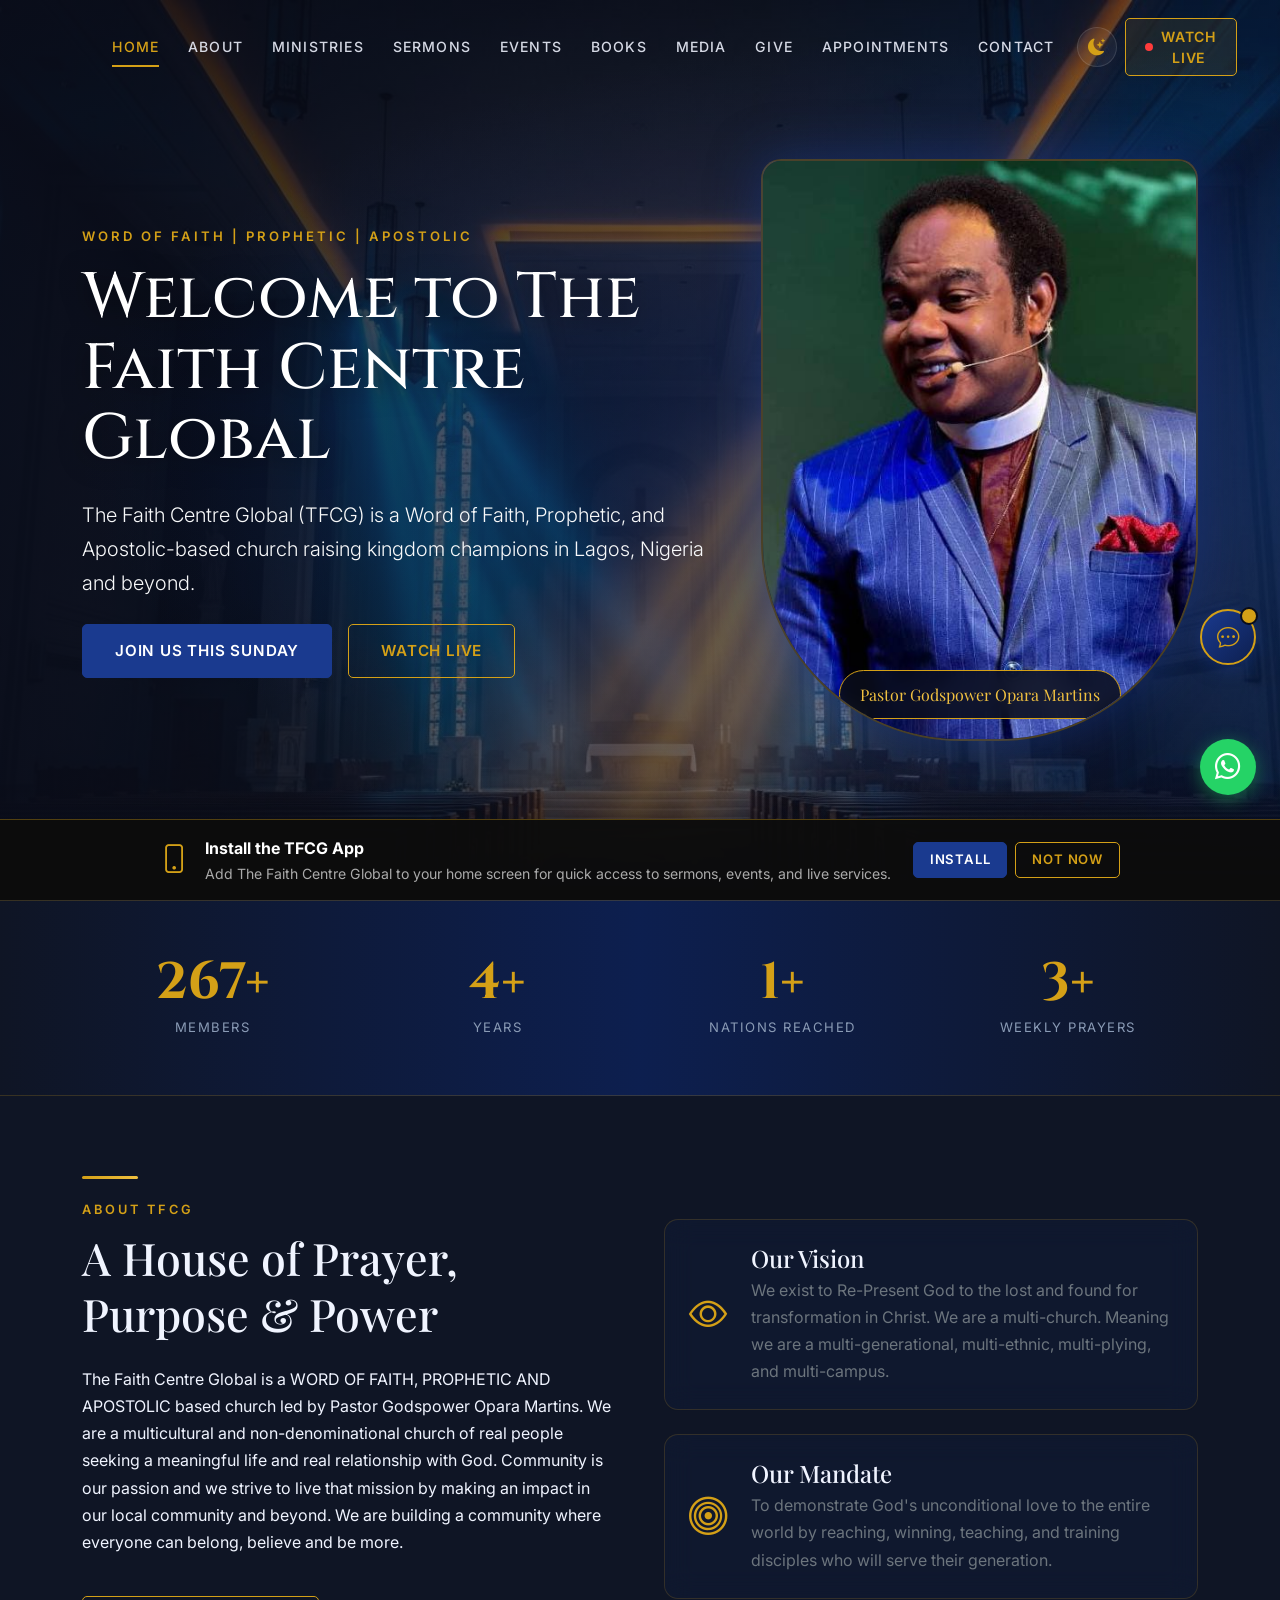
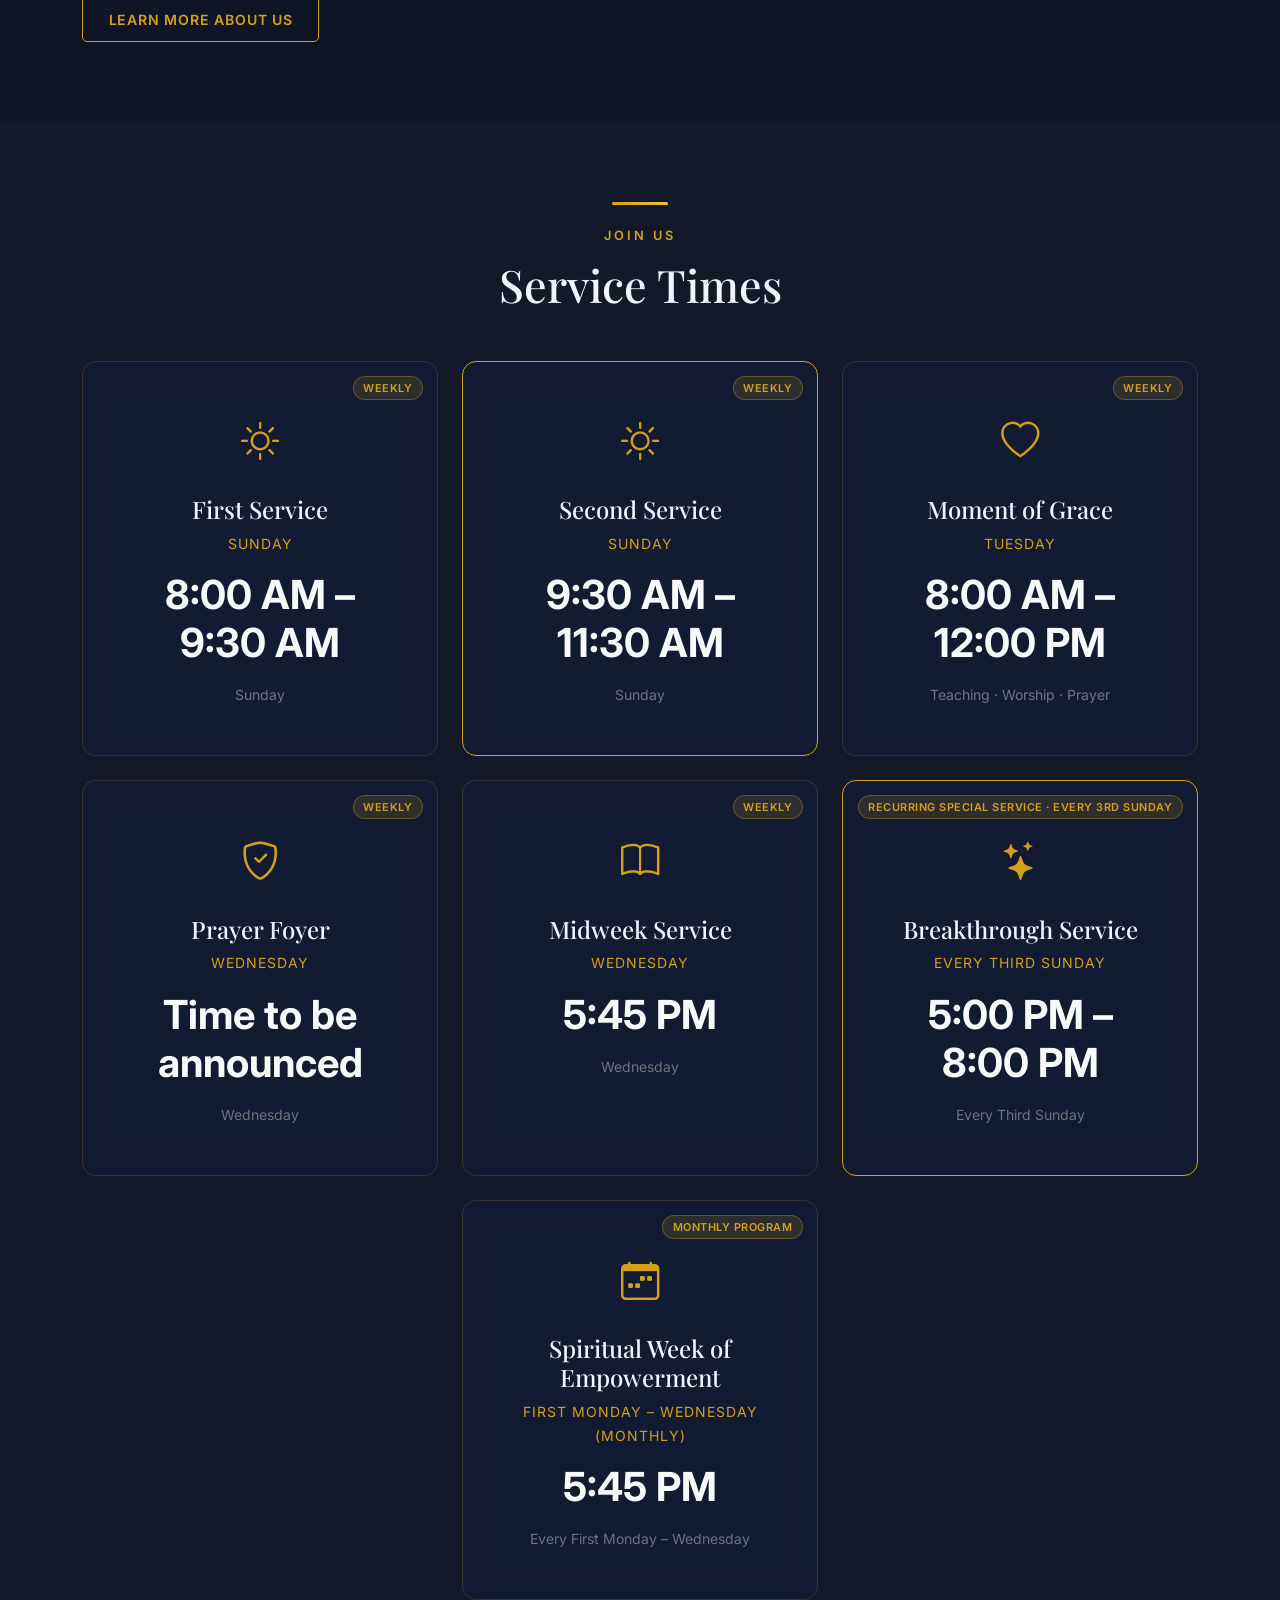
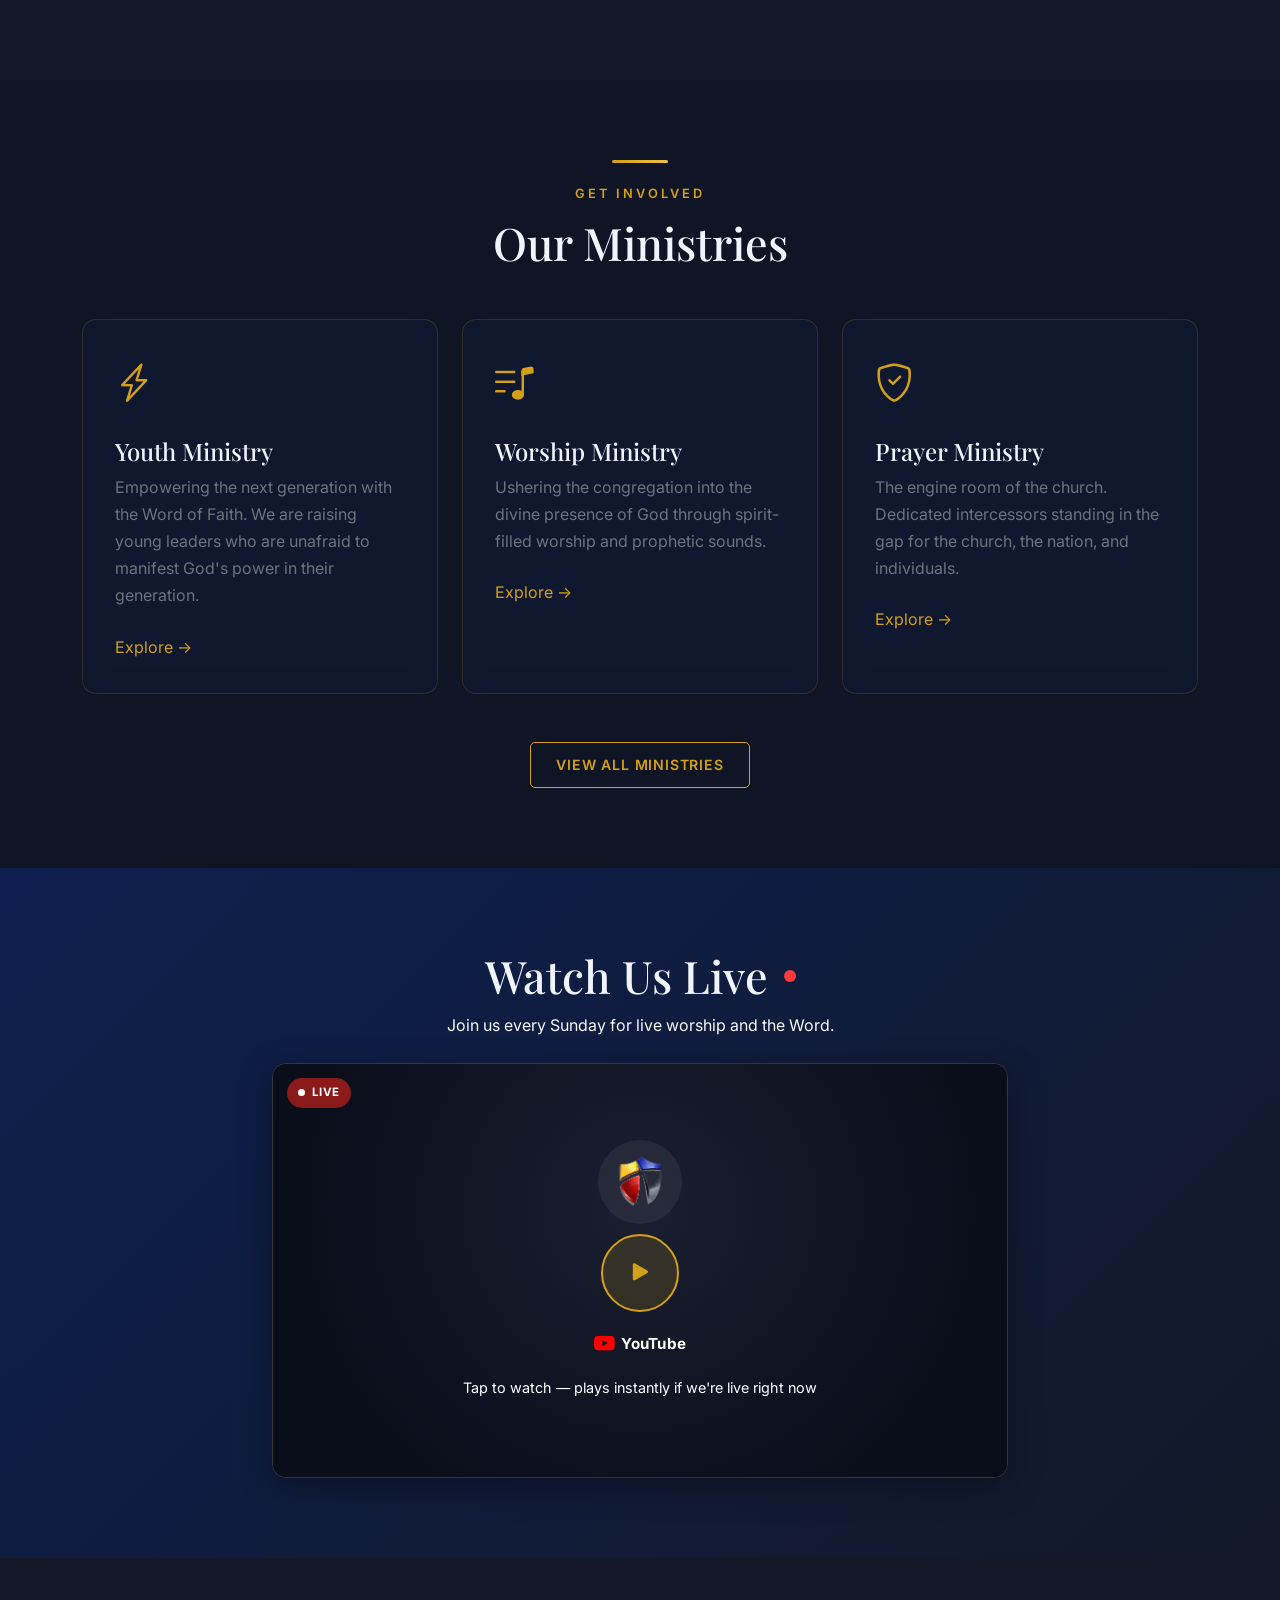
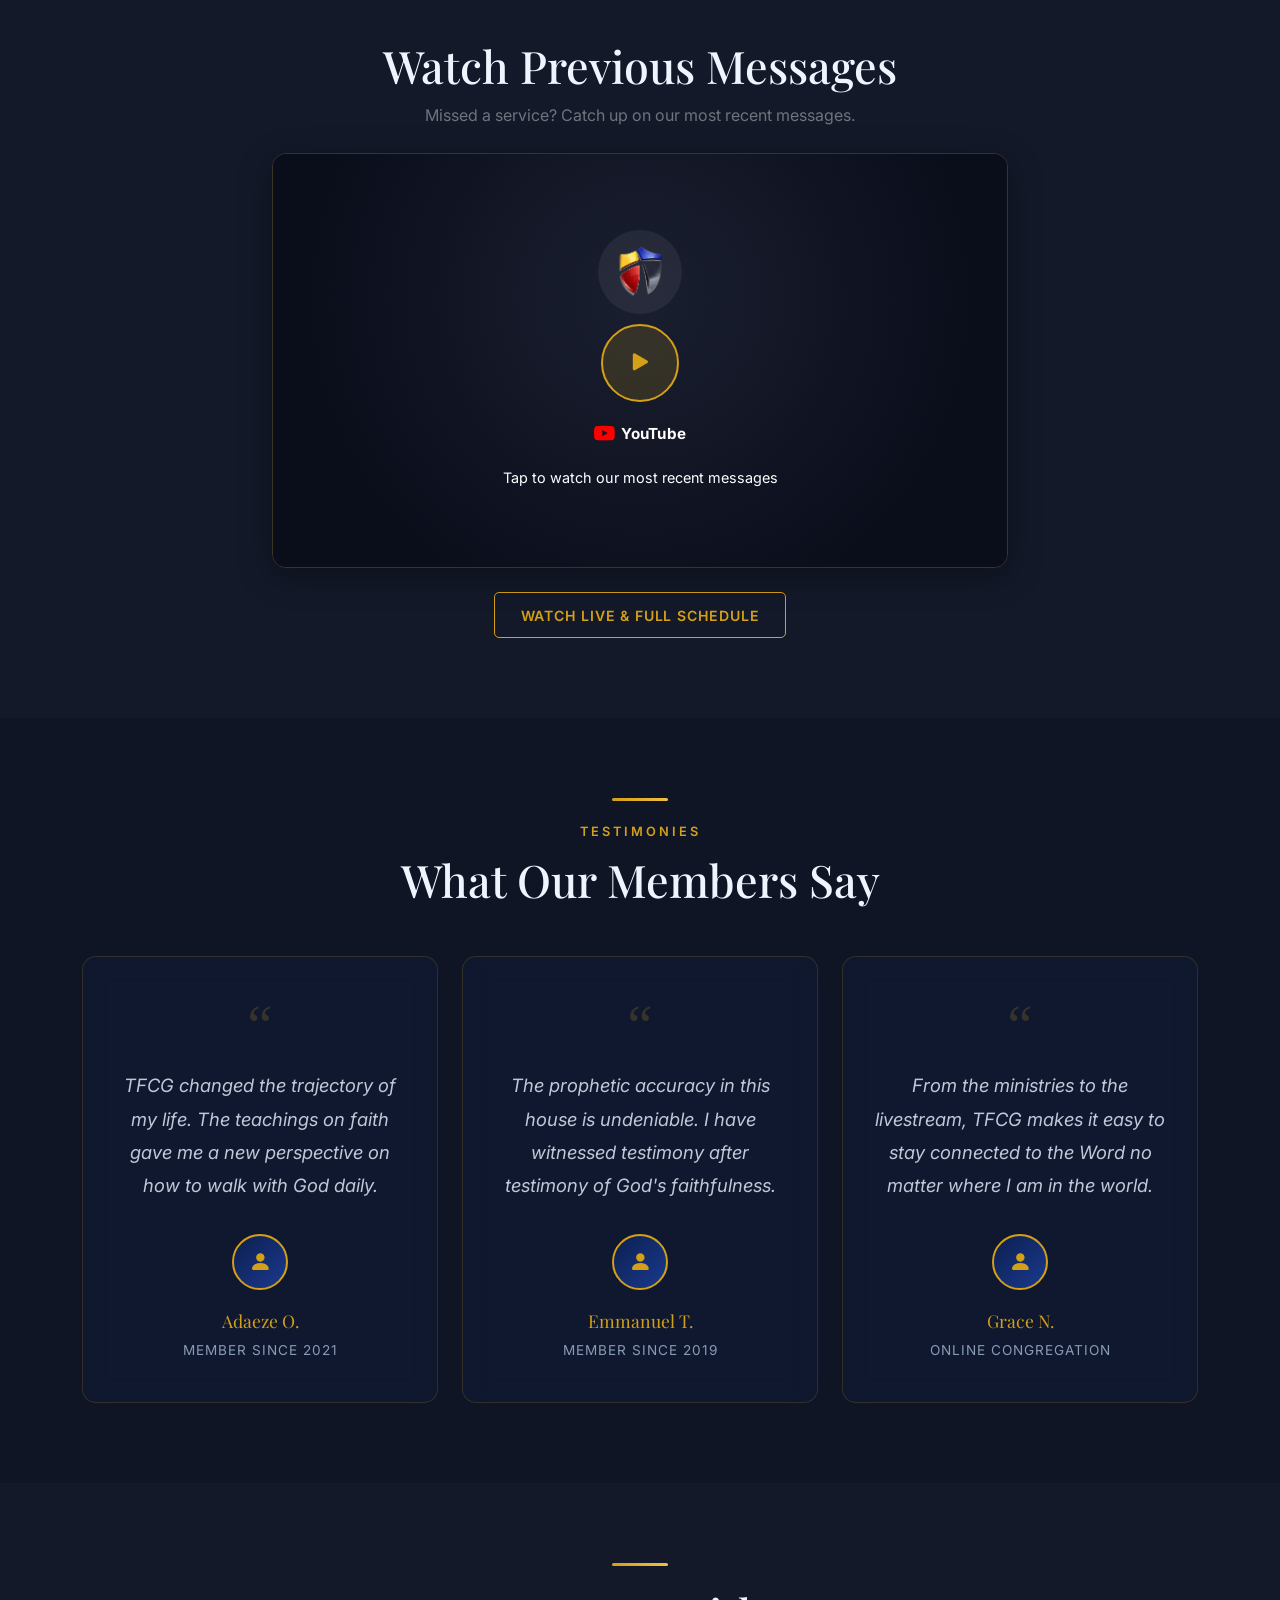
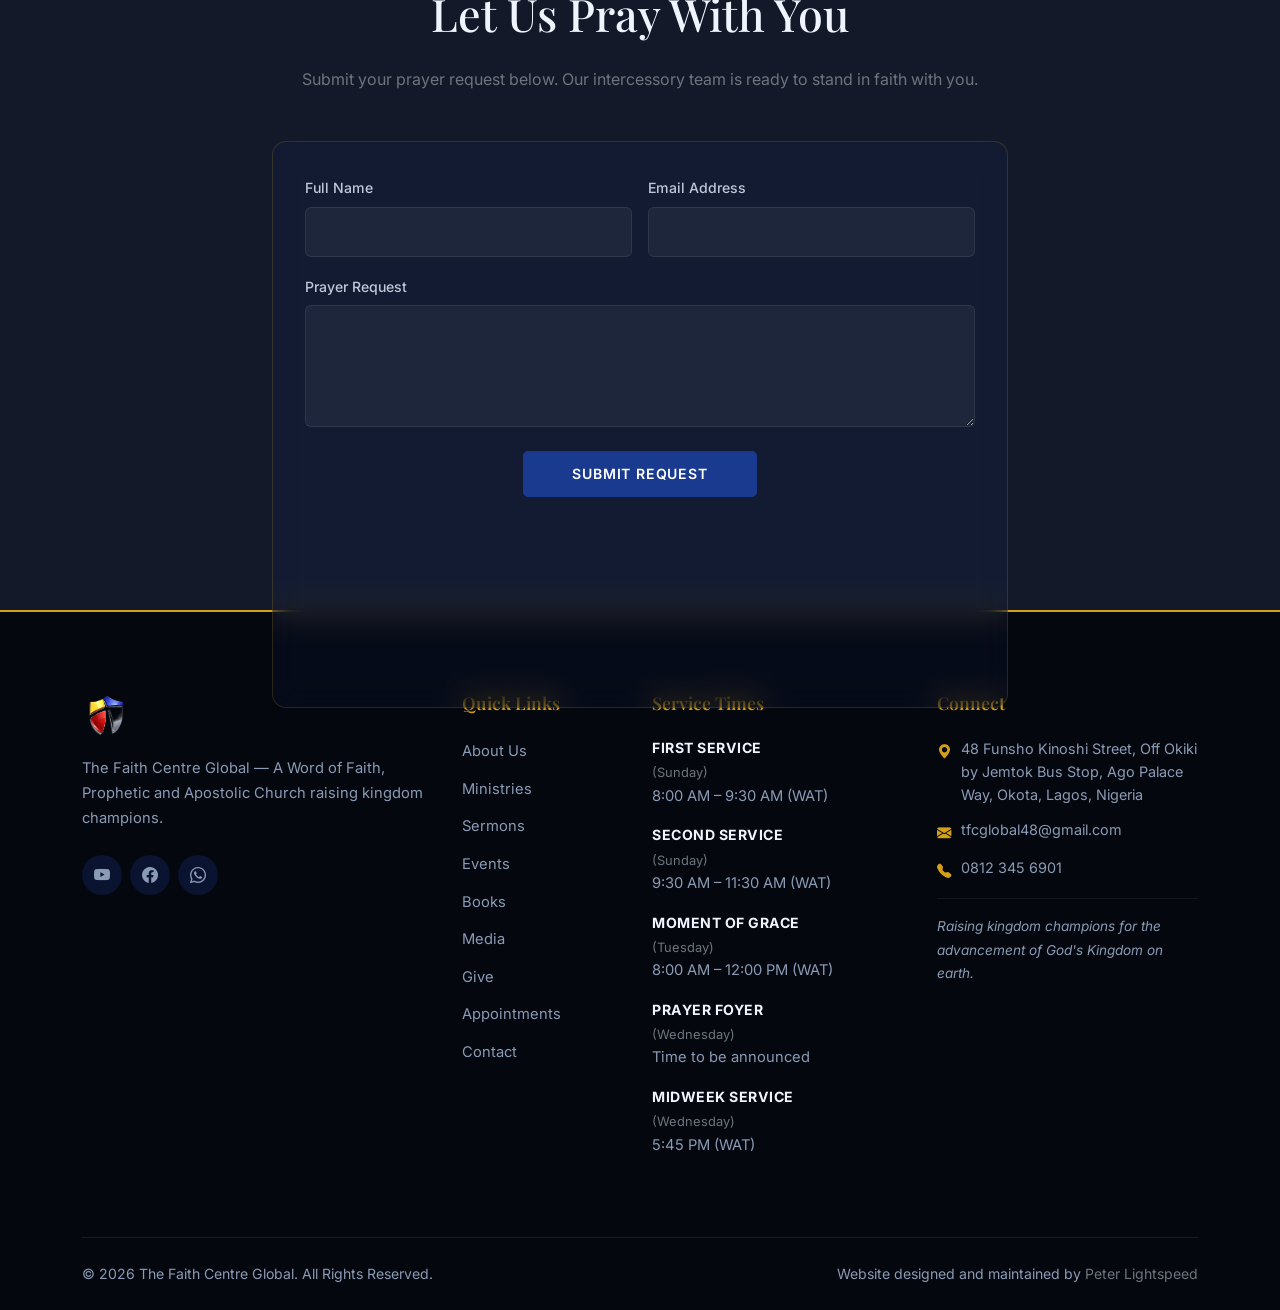
<file: index.html>
<!DOCTYPE html>
<html lang="en">
<head>
  <meta charset="UTF-8">
  <!-- Theme (dark/light) is applied here, before any CSS/content loads,
       to avoid a flash of the wrong theme. Dark is the site's default —
       a visitor only gets light mode if they explicitly saved that
       choice via the toggle (see js/theme.js) on a previous visit. -->
  <script>
    (function () {
      try {
        var stored = localStorage.getItem('tfcg-theme');
        var theme = stored || 'dark'; /* Dark is the site's default theme regardless of OS preference — only an explicit stored choice overrides it. */
        if (theme === 'light') document.documentElement.setAttribute('data-theme', 'light');
      } catch (e) { /* localStorage/matchMedia unavailable — default dark theme applies */ }
    })();
  </script>
  <meta name="viewport" content="width=device-width, initial-scale=1.0">
  <title>The Faith Centre Global | Word of Faith, Prophetic &amp; Apostolic Church, Lagos</title>
  <meta name="description" content="The Faith Centre Global (TFCG) is a Word of Faith, Prophetic, and Apostolic Church in Okota, Lagos, Nigeria, led by Pastor Godspower Opara Martins. Join us in person or online.">
  <meta name="keywords" content="Word of Faith church Lagos, Prophetic church Lagos, Apostolic church Okota, Christian church Ago Palace Way, TFCG">
  <meta name="author" content="The Faith Centre Global">
  <link rel="canonical" href="https://www.thefaithcentreglobal.org/index.html">

  <meta property="og:type" content="website">
  <meta property="og:title" content="The Faith Centre Global | Word of Faith, Prophetic &amp; Apostolic Church">
  <meta property="og:description" content="A Word of Faith, Prophetic, and Apostolic Church in Lagos, Nigeria, raising kingdom champions under Pastor Godspower Opara Martins.">
  <meta property="og:image" content="public/opengraph.jpg">
  <meta property="og:url" content="https://www.thefaithcentreglobal.org/index.html">
  <meta property="og:site_name" content="The Faith Centre Global">
  <meta name="twitter:card" content="summary_large_image">
  <meta name="twitter:title" content="The Faith Centre Global">
  <meta name="twitter:description" content="A Word of Faith, Prophetic, and Apostolic Church in Lagos, Nigeria.">
  <meta name="twitter:image" content="public/opengraph.jpg">

  <!-- Favicons — official church logo. ?v=3 cache-busts browsers that
       aggressively cache favicons so the corrected logo shows up without
       requiring a hard refresh. Bump the version if you ever replace
       these image files again. -->
  <link rel="icon" type="image/svg+xml" href="public/favicon.svg?v=3">
    <link rel="icon" type="image/png" sizes="32x32" href="images/icons/favicon-32x32.png?v=3">
    <link rel="icon" type="image/png" sizes="16x16" href="images/icons/favicon-16x16.png?v=3">
    <link rel="shortcut icon" href="images/icons/favicon.ico?v=3">
    <link rel="apple-touch-icon" sizes="180x180" href="images/icons/apple-touch-icon.png?v=3">
    <link rel="manifest" href="site.webmanifest?v=3">
    <meta name="theme-color" content="#0d0d0d">
  <meta name="robots" content="index, follow">
  <link rel="preconnect" href="https://fonts.googleapis.com">
  <link rel="preconnect" href="https://fonts.gstatic.com" crossorigin>
  <link rel="preconnect" href="https://cdn.jsdelivr.net" crossorigin>
  <link rel="stylesheet" href="https://cdn.jsdelivr.net/npm/bootstrap@5.3.3/dist/css/bootstrap.min.css">
  <link rel="stylesheet" href="https://cdn.jsdelivr.net/npm/bootstrap-icons@1.11.3/font/bootstrap-icons.min.css">
  <link href="https://fonts.googleapis.com/css2?family=Cinzel:wght@400;600;700&family=Playfair+Display:wght@400;600;700&family=Inter:wght@300;400;500;600&display=swap" rel="stylesheet">
  <link rel="stylesheet" href="https://cdn.jsdelivr.net/npm/aos@2.3.4/dist/aos.css">
  <link rel="stylesheet" href="css/style.css">

  <script type="application/ld+json">
  {
    "@context": "https://schema.org",
    "@type": "Church",
    "name": "The Faith Centre Global",
    "url": "https://www.thefaithcentreglobal.org/",
    "logo": "https://www.thefaithcentreglobal.org/images/tfcg_logo.png",
    "founder": { "@type": "Person", "name": "Pastor Godspower Opara Martins" },
    "address": {
      "@type": "PostalAddress",
      "streetAddress": "48 Funsho Kinoshi Street, Off Okiki by Jemtok Bus Stop, Ago Palace Way",
      "addressLocality": "Okota, Lagos",
      "addressCountry": "Nigeria"
    },
    "email": "tfcglobal48@gmail.com",
    "telephone": "+2348123456901",
    "sameAs": [
      "https://www.youtube.com/@TfcglobalTV",
      "https://web.facebook.com/profile.php?id=61572908337081"
    ]
  }
  </script>
</head>
<body class="navbar-dark">

  <div id="announcement-bar" class="announcement-bar" hidden></div>

  <a class="visually-hidden-focusable" href="#main-content">Skip to main content</a>

  <nav id="navbar" class="navbar navbar-expand-lg fixed-top" aria-label="Main navigation">
    <div class="container">
      <a class="navbar-brand" href="index.html" aria-label="The Faith Centre Global home">
        <img src="images/tfcg_logo.png" alt="The Faith Centre Global logo" class="navbar-logo" width="52" height="52">
      </a>
      <button class="navbar-toggler" type="button" data-bs-toggle="collapse" data-bs-target="#navbarNav" aria-controls="navbarNav" aria-expanded="false" aria-label="Toggle navigation">
        <span class="navbar-toggler-icon"></span>
      </button>
      <div class="collapse navbar-collapse" id="navbarNav">
        <ul class="navbar-nav ms-auto align-items-center">
          <li class="nav-item"><a class="nav-link active" href="index.html" aria-current="page">Home</a></li>
          <li class="nav-item"><a class="nav-link" href="about.html">About</a></li>
          <li class="nav-item"><a class="nav-link" href="ministries.html">Ministries</a></li>
          <li class="nav-item"><a class="nav-link" href="sermons.html">Sermons</a></li>
          <li class="nav-item"><a class="nav-link" href="events.html">Events</a></li>
          <li class="nav-item"><a class="nav-link" href="books.html">Books</a></li>
          <li class="nav-item"><a class="nav-link" href="media.html">Media</a></li>
          <li class="nav-item"><a class="nav-link" href="giving.html">Give</a></li>
          <li class="nav-item"><a class="nav-link" href="appointments.html">Appointments</a></li>
          <li class="nav-item"><a class="nav-link" href="contact.html">Contact</a></li>
          <li class="nav-item ms-lg-2 mt-3 mt-lg-0">
            <button type="button" id="themeToggle" class="theme-toggle-btn" aria-label="Switch to light mode" aria-pressed="false" title="Switch to light mode">
              <i class="bi bi-moon-stars-fill" id="themeToggleIcon" aria-hidden="true"></i>
            </button>
          </li>
          <li class="nav-item ms-lg-2 mt-3 mt-lg-0">
            <a class="btn btn-watch-live" href="livestream.html">
              <span class="live-dot" aria-hidden="true"></span> Watch Live
            </a>
          </li>
        </ul>
      </div>
    </div>
  </nav>

  <main id="main-content">

  <section class="hero-section">
    <canvas id="hero-particles" class="hero-particles-canvas" aria-hidden="true"></canvas>
    <div class="container">
      <div class="row align-items-center g-5">
        <div class="col-lg-7" data-aos="fade-right">
          <span class="hero-label" id="hero-label">Word of Faith | Prophetic | Apostolic</span>
          <h1 class="hero-title" id="hero-title">Welcome to The Faith Centre Global</h1>
          <p class="lead mb-4 fw-light text-light" id="hero-subtitle">The Faith Centre Global (TFCG) is a Word of Faith, Prophetic, and Apostolic-based church raising kingdom champions in Lagos, Nigeria and beyond.</p>
          <div class="d-flex flex-wrap gap-3">
            <a href="about.html" id="hero-btn-primary" class="btn btn-primary btn-lg">Join Us This Sunday</a>
            <a href="livestream.html" id="hero-btn-secondary" class="btn btn-outline-gold btn-lg">Watch Live</a>
          </div>
        </div>
        <div class="col-lg-5" data-aos="fade-left">
          <div class="pastor-placeholder-container">
            <div class="pastor-placeholder">
              <img id="hero-image" src="images/pastor-godspower.jpg" alt="Pastor Godspower Opara Martins ministering at The Faith Centre Global" width="620" height="620" loading="eager">
              <div class="pastor-name-tag" id="hero-image-caption">Pastor Godspower Opara Martins</div>
            </div>
          </div>
        </div>
      </div>
    </div>
  </section>

  <div class="stats-strip">
    <div class="container">
      <div class="row g-4 justify-content-center" id="stats-strip-list"></div>
    </div>
  </div>

  <section class="section-dark-2">
    <div class="container">
      <div class="row g-5 align-items-center">
        <div class="col-lg-6" data-aos="fade-up">
          <div class="gold-divider"></div>
          <span class="section-label">About TFCG</span>
          <h2 class="section-title">A House of Prayer, Purpose &amp; Power</h2>
          <p class="mb-4" id="home-about-text">The Faith Centre Global is a place where ordinary people develop extraordinary faith. We are a multicultural, non-denominational, Word of Faith, Prophetic and Apostolic based church led by Pastor Godspower Opara Martins &mdash; a community where everyone can belong, believe, and be more.</p>
          <a href="about.html" class="btn btn-outline-gold mt-3">Learn More About Us</a>
        </div>
        <div class="col-lg-6">
          <div class="row g-4" id="home-about-cards"></div>
        </div>
      </div>
    </div>
  </section>

  <section class="section-dark-3 text-center">
    <div class="container">
      <div class="gold-divider center"></div>
      <span class="section-label">Join Us</span>
      <h2 class="section-title">Service Times</h2>

      <div class="row g-4 mt-4 justify-content-center" id="service-times-list"></div>
    </div>
  </section>

  <section class="section-dark-2">
    <div class="container">
      <div class="text-center mb-5" data-aos="fade-up">
        <div class="gold-divider center"></div>
        <span class="section-label">Get Involved</span>
        <h2 class="section-title">Our Ministries</h2>
      </div>

      <div class="row g-4" id="home-ministries-preview"></div>
      <div class="text-center mt-5">
        <a href="ministries.html" class="btn btn-outline-gold">View All Ministries</a>
      </div>
    </div>
  </section>

  <section class="section-blue-grad" style="position: relative; overflow: hidden;">
    <div class="container position-relative" data-aos="fade-up">
      <div class="text-center mb-4">
        <h2 class="section-title mb-2 d-flex align-items-center justify-content-center gap-3">
          Watch Us Live <span class="live-dot" style="width:12px; height:12px;" aria-hidden="true"></span>
        </h2>
        <p class="text-light">Join us every Sunday for live worship and the Word.</p>
      </div>
      <div class="row justify-content-center">
        <div class="col-lg-8">
          <div class="ratio ratio-16x9 iframe-card" id="home-livestream-embed">
            <!-- Filled in by js/render.js from config/livestream.json — a
                 click-to-play facade (or live embed once tapped). -->
          </div>
        </div>
      </div>
    </div>
  </section>

  <section class="section-dark-3">
    <div class="container" data-aos="fade-up">
      <div class="text-center mb-4">
        <h2 class="section-title mb-2">Watch Previous Messages</h2>
        <p class="text-secondary">Missed a service? Catch up on our most recent messages.</p>
      </div>
      <div class="row justify-content-center">
        <div class="col-lg-8">
          <div class="ratio ratio-16x9 iframe-card" id="home-livestream-replay-embed">
            <!-- Filled in by js/render.js from config/livestream.json -->
          </div>
        </div>
      </div>
      <div class="text-center mt-4">
        <a href="livestream.html" class="btn btn-outline-gold">Watch Live &amp; Full Schedule</a>
      </div>
    </div>
  </section>

  <section class="section-dark-2">
    <div class="container">
      <div class="text-center mb-5" data-aos="fade-up">
        <div class="gold-divider center"></div>
        <span class="section-label">Testimonies</span>
        <h2 class="section-title">What Our Members Say</h2>
      </div>
      <div class="row g-4" id="testimonials-list"></div>
    </div>
  </section>

  <section class="section-dark-3">
    <div class="container">
      <div class="row justify-content-center">
        <div class="col-lg-8 text-center" data-aos="fade-up">
          <div class="gold-divider center"></div>
          <h2 class="section-title">Let Us Pray With You</h2>
          <p class="mb-5 text-secondary">Submit your prayer request below. Our intercessory team is ready to stand in faith with you.</p>

          <div class="glass-card text-start">
            <!-- TODO: Wire this form up to a backend or email service (Formspree, EmailJS) for real submissions -->
            <form id="prayerForm" data-validate>
              <input type="hidden" name="_subject" value="New Prayer Request — TFCG Website">
              <input type="text" name="_gotcha" style="display:none" tabindex="-1" autocomplete="off" aria-hidden="true">
              <div class="row g-3">
                <div class="col-md-6">
                  <label class="form-label" for="prayerName">Full Name</label>
                  <input type="text" id="prayerName" name="name" class="form-control" required>
                </div>
                <div class="col-md-6">
                  <label class="form-label" for="prayerEmail">Email Address</label>
                  <input type="email" id="prayerEmail" name="email" class="form-control" required>
                </div>
                <div class="col-12">
                  <label class="form-label" for="prayerRequest">Prayer Request</label>
                  <textarea id="prayerRequest" name="message" class="form-control" rows="4" required></textarea>
                </div>
                <div class="col-12 text-center mt-4">
                  <button type="submit" class="btn btn-primary px-5">Submit Request</button>
                </div>
              </div>
            </form>
          </div>
        </div>
      </div>
    </div>
  </section>

  </main>

  <footer class="site-footer" role="contentinfo">
    <div class="container">
      <div class="row g-4 footer-main">
        <div class="col-lg-4 col-md-6">
          <a href="index.html" class="d-inline-block mb-3">
            <img src="images/tfcg_logo.png" alt="The Faith Centre Global logo" class="footer-logo" width="48" height="48" loading="lazy">
          </a>
          <p class="footer-tagline" id="footer-tagline">The Faith Centre Global — A Word of Faith, Prophetic and Apostolic Church raising kingdom champions.</p>
          <div class="footer-social" id="footer-social">
            <a href="https://www.youtube.com/@TfcglobalTV" target="_blank" rel="noopener noreferrer" aria-label="TFCG on YouTube"><i class="bi bi-youtube" aria-hidden="true"></i></a>
            <a href="https://web.facebook.com/profile.php?id=61572908337081" target="_blank" rel="noopener noreferrer" aria-label="TFCG on Facebook"><i class="bi bi-facebook" aria-hidden="true"></i></a>
            <a href="https://wa.me/2348123456901" target="_blank" rel="noopener noreferrer" aria-label="Contact TFCG on WhatsApp"><i class="bi bi-whatsapp" aria-hidden="true"></i></a>
          </div>
        </div>
        <div class="col-lg-2 col-md-6">
          <h2 class="footer-heading h5">Quick Links</h2>
          <ul class="footer-links">
            <li><a href="about.html">About Us</a></li>
            <li><a href="ministries.html">Ministries</a></li>
            <li><a href="sermons.html">Sermons</a></li>
            <li><a href="events.html">Events</a></li>
            <li><a href="books.html">Books</a></li>
            <li><a href="media.html">Media</a></li>
            <li><a href="giving.html">Give</a></li>
            <li><a href="appointments.html">Appointments</a></li>
            <li><a href="contact.html">Contact</a></li>
          </ul>
        </div>
        <div class="col-lg-3 col-md-6">
          <h2 class="footer-heading h5">Service Times</h2>
          <ul class="footer-service-times" id="footer-service-times">
            <li><strong>First Service</strong> <span class="text-secondary small">(Sunday)</span><br>8:00 AM – 9:30 AM (WAT)</li>
            <li><strong>Second Service</strong> <span class="text-secondary small">(Sunday)</span><br>9:30 AM – 11:30 AM (WAT)</li>
            <li><strong>Moment of Grace</strong> <span class="text-secondary small">(Tuesday)</span><br>8:00 AM – 12:00 PM (WAT)</li>
            <li><strong>Prayer Foyer</strong> <span class="text-secondary small">(Wednesday)</span><br>Time to be announced</li>
            <li><strong>Midweek Service</strong> <span class="text-secondary small">(Wednesday)</span><br>5:45 PM (WAT)</li>
          </ul>
        </div>
        <div class="col-lg-3 col-md-6">
          <h2 class="footer-heading h5">Connect</h2>
          <address class="footer-address" id="footer-address">
            <p><i class="bi bi-geo-alt-fill" aria-hidden="true"></i> 48 Funsho Kinoshi Street, Off Okiki by Jemtok Bus Stop, Ago Palace Way, Okota, Lagos, Nigeria</p>
            <p><i class="bi bi-envelope-fill" aria-hidden="true"></i> <a href="mailto:tfcglobal48@gmail.com">tfcglobal48@gmail.com</a></p>
            <p><i class="bi bi-telephone-fill" aria-hidden="true"></i> <a href="tel:+2348123456901">0812 345 6901</a></p>
          </address>
          <p class="footer-ministry-statement" id="footer-ministry-statement">Raising kingdom champions for the advancement of God's Kingdom on earth.</p>
        </div>
      </div>
      <div class="footer-bottom">
        <p class="mb-0" id="footer-copyright">&copy; 2026 The Faith Centre Global. All Rights Reserved.</p>
        <p class="footer-credit mb-0">Website designed and maintained by <a href="https://peterlightspeed.github.io/portfolio" id="footer-credit-name" class="text-secondary footer-credit-link" target="_blank" rel="noopener noreferrer">Peter Lightspeed</a></p>
      </div>
    </div>
  </footer>

  <a href="https://wa.me/2348123456901" data-whatsapp-link target="_blank" rel="noopener noreferrer" class="whatsapp-float" title="Chat on WhatsApp" aria-label="Chat with us on WhatsApp">
    <i class="bi bi-whatsapp" aria-hidden="true"></i>
  </a>

  <button id="scrollTop" class="scroll-top-btn" title="Back to top" aria-label="Scroll back to top">
    <i class="bi bi-arrow-up" aria-hidden="true"></i>
  </button>

  <script src="https://cdn.jsdelivr.net/npm/bootstrap@5.3.3/dist/js/bootstrap.bundle.min.js"></script>
  <script src="https://cdn.jsdelivr.net/npm/aos@2.3.4/dist/aos.js"></script>
  <script src="js/content-loader.js"></script>
  <script src="js/render.js"></script>
  <script src="js/script.js"></script>
  <script src="js/pwa.js"></script>
  <script src="js/theme.js"></script>
  <script src="js/hero-particles.js"></script>
  <script src="js/assistant.js" defer></script>
</body>
</html>
</file>
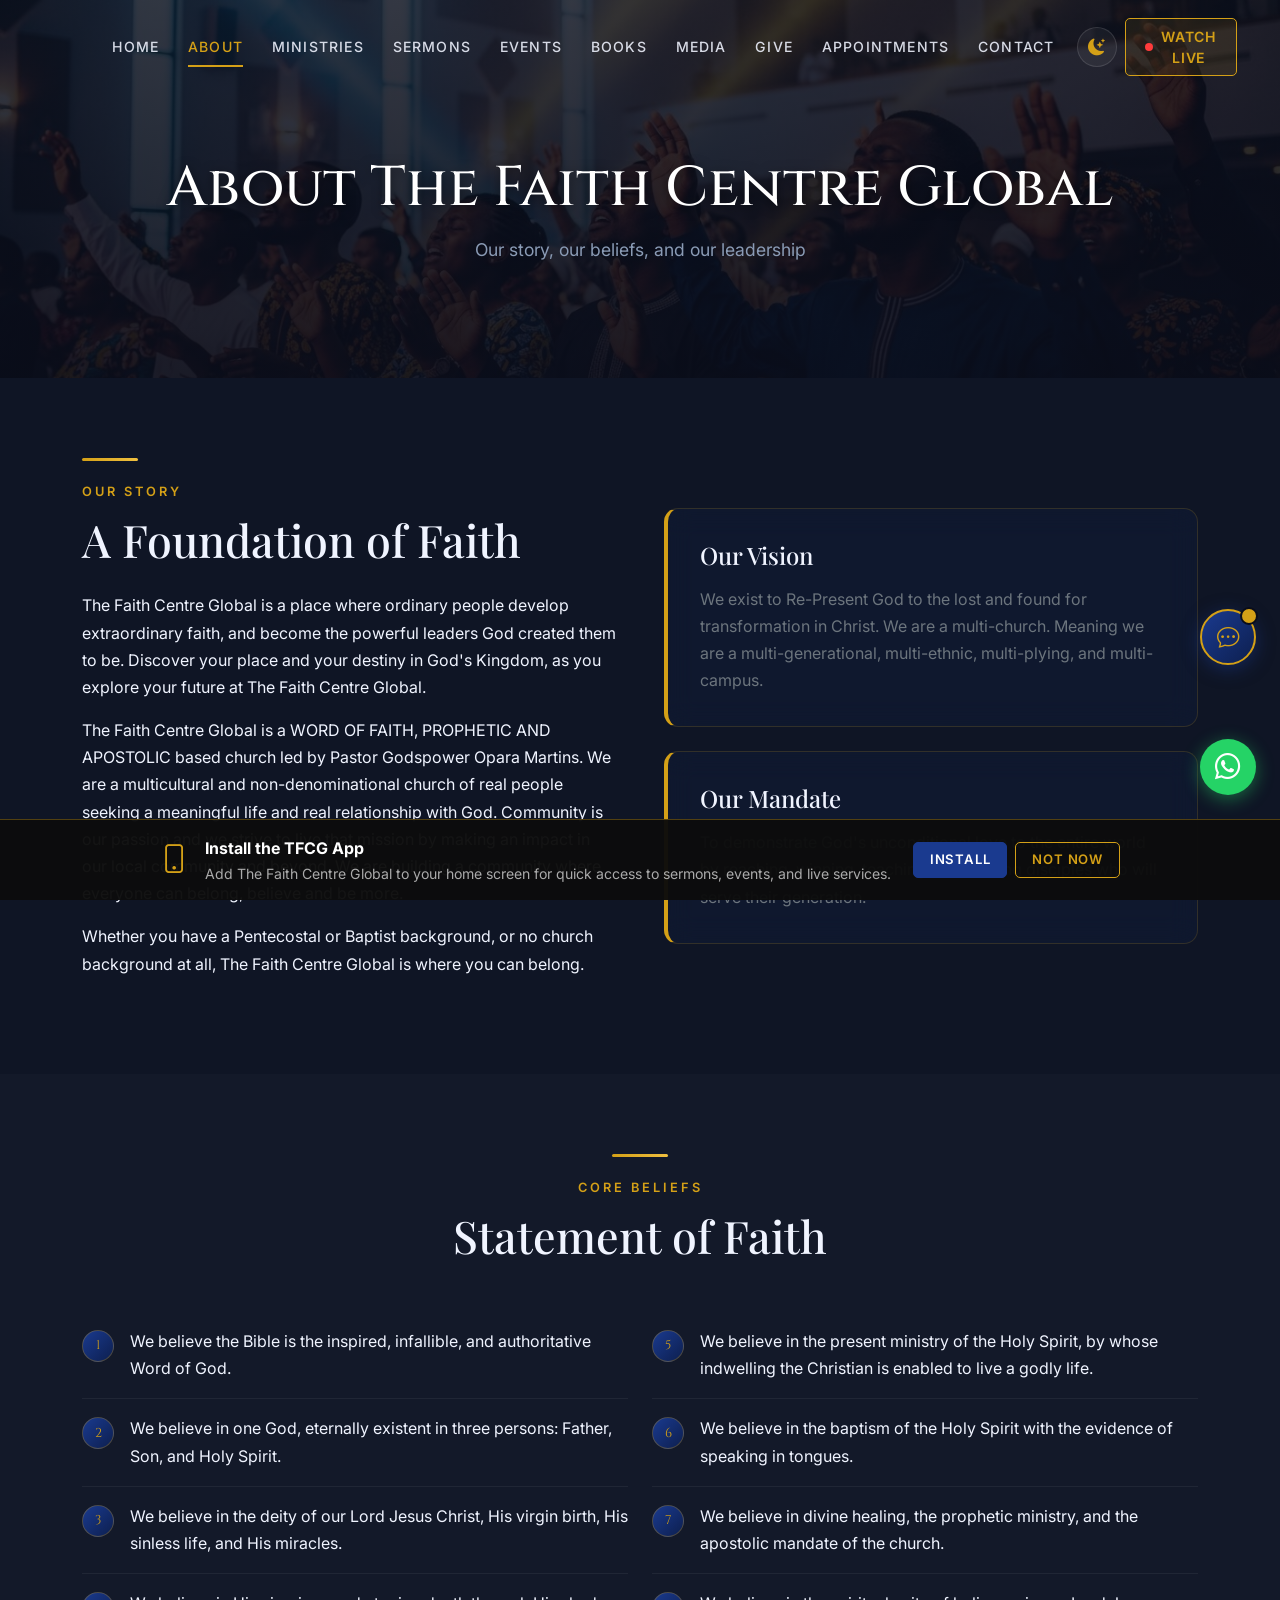
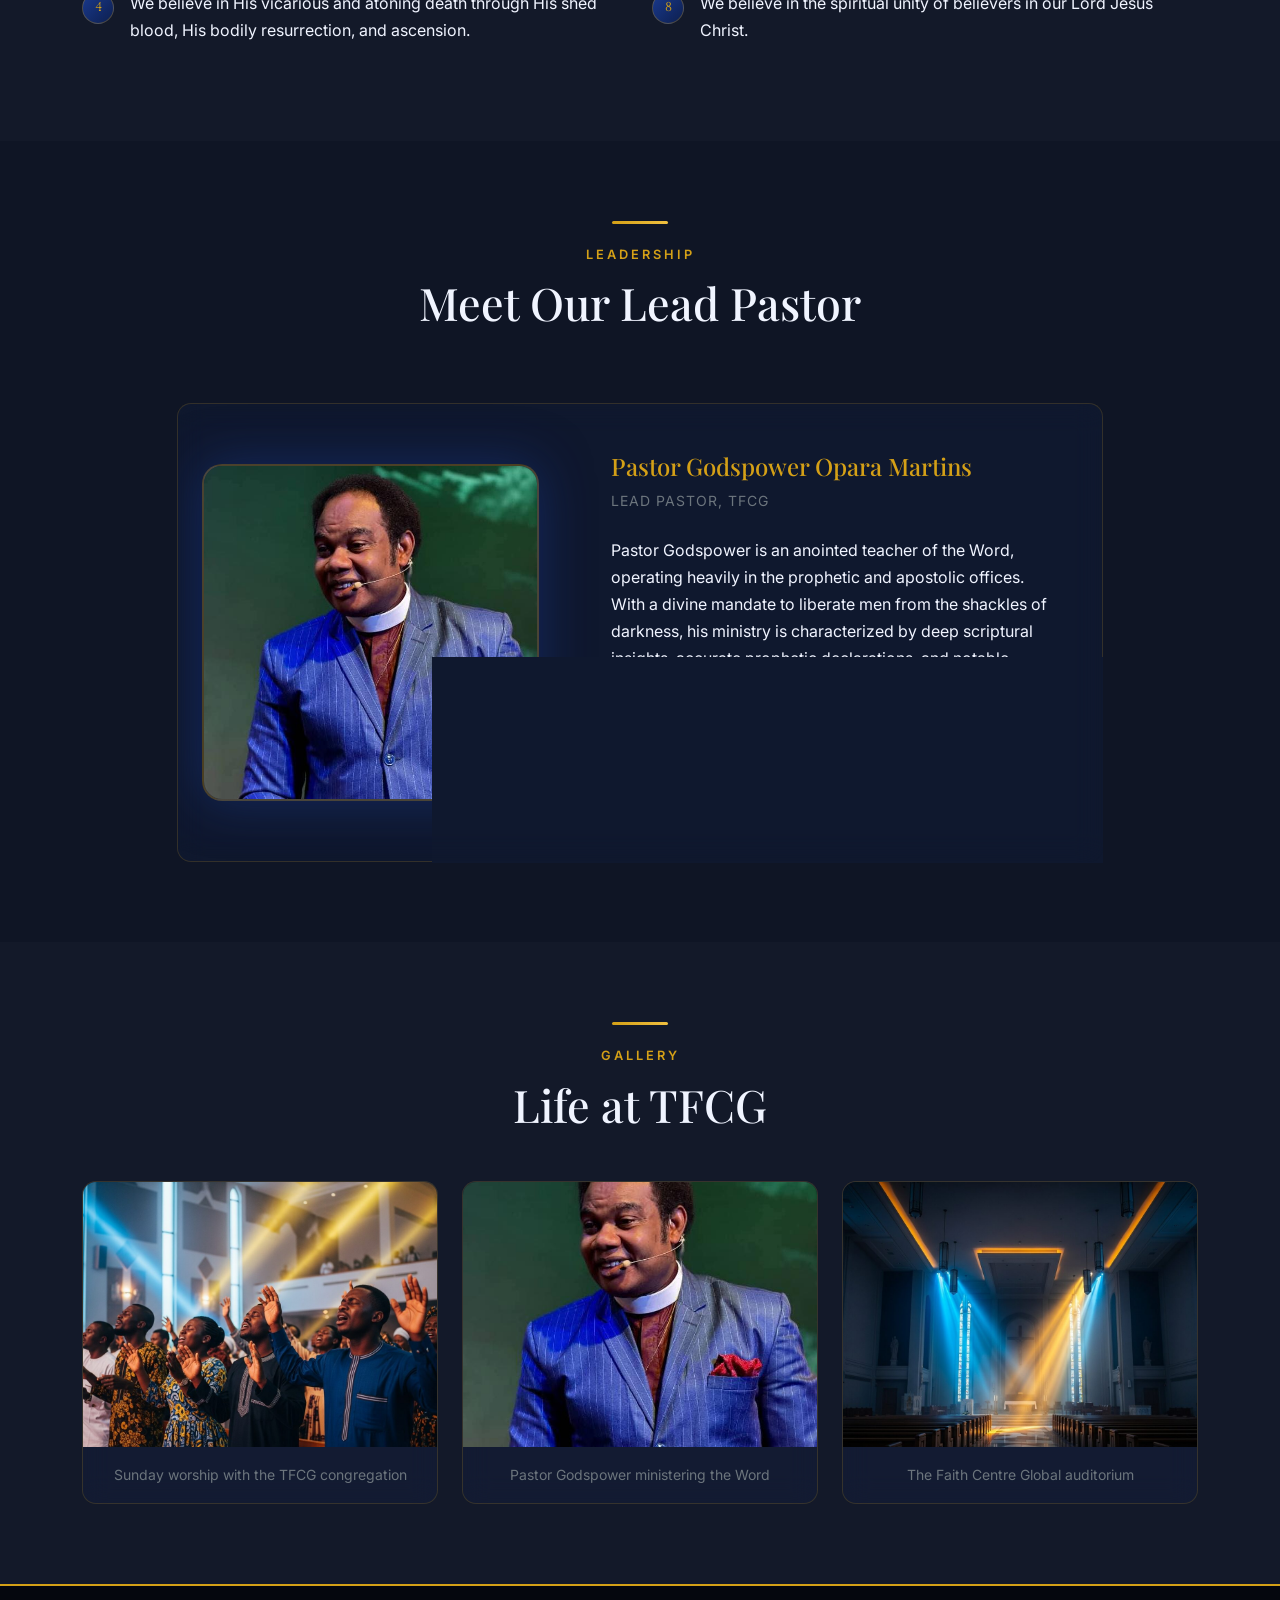
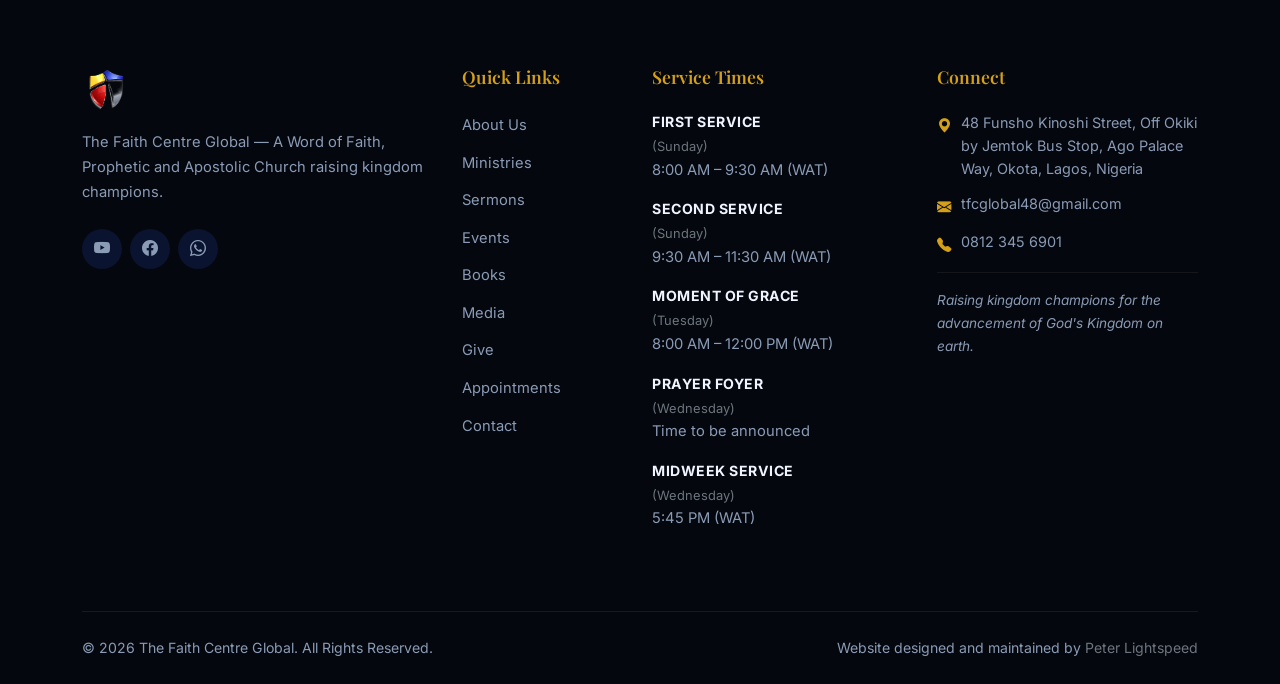
<file: about.html>
<!DOCTYPE html>
<html lang="en">
<head>
  <meta charset="UTF-8">
  <!-- Theme (dark/light) is applied here, before any CSS/content loads,
       to avoid a flash of the wrong theme. Dark is the site's default —
       a visitor only gets light mode if they explicitly saved that
       choice via the toggle (see js/theme.js) on a previous visit. -->
  <script>
    (function () {
      try {
        var stored = localStorage.getItem('tfcg-theme');
        var theme = stored || 'dark'; /* Dark is the site's default theme regardless of OS preference — only an explicit stored choice overrides it. */
        if (theme === 'light') document.documentElement.setAttribute('data-theme', 'light');
      } catch (e) { /* localStorage/matchMedia unavailable — default dark theme applies */ }
    })();
  </script>
  <meta name="viewport" content="width=device-width, initial-scale=1.0">
  <title>About Us | The Faith Centre Global</title>
  <meta name="description" content="Learn about The Faith Centre Global - our history, vision, mission, statement of faith, and leadership under Pastor Godspower Opara Martins.">
  <meta name="keywords" content="about TFCG, Faith Centre Global history, Pastor Godspower Opara Martins, statement of faith">
  <link rel="canonical" href="https://www.thefaithcentreglobal.org/about.html">

  <meta property="og:type" content="website">
  <meta property="og:title" content="About Us | The Faith Centre Global">
  <meta property="og:description" content="Our history, vision, mission, and leadership at The Faith Centre Global.">
  <meta property="og:image" content="public/opengraph.jpg">
  <meta property="og:url" content="https://www.thefaithcentreglobal.org/about.html">
  <meta property="og:site_name" content="The Faith Centre Global">
  <meta name="twitter:card" content="summary_large_image">
  <meta name="twitter:title" content="About Us | The Faith Centre Global">
  <meta name="twitter:description" content="Our history, vision, mission, and leadership at The Faith Centre Global.">
  <meta name="twitter:image" content="public/opengraph.jpg">

  <!-- Favicons — official church logo. ?v=3 cache-busts browsers that
       aggressively cache favicons so the corrected logo shows up without
       requiring a hard refresh. Bump the version if you ever replace
       these image files again. -->
  <link rel="icon" type="image/svg+xml" href="public/favicon.svg?v=3">
    <link rel="icon" type="image/png" sizes="32x32" href="images/icons/favicon-32x32.png?v=3">
    <link rel="icon" type="image/png" sizes="16x16" href="images/icons/favicon-16x16.png?v=3">
    <link rel="shortcut icon" href="images/icons/favicon.ico?v=3">
    <link rel="apple-touch-icon" sizes="180x180" href="images/icons/apple-touch-icon.png?v=3">
    <link rel="manifest" href="site.webmanifest?v=3">
    <meta name="theme-color" content="#0d0d0d">
  <meta name="robots" content="index, follow">
  <link rel="preconnect" href="https://fonts.googleapis.com">
  <link rel="preconnect" href="https://fonts.gstatic.com" crossorigin>
  <link rel="preconnect" href="https://cdn.jsdelivr.net" crossorigin>
  <link rel="stylesheet" href="https://cdn.jsdelivr.net/npm/bootstrap@5.3.3/dist/css/bootstrap.min.css">
  <link rel="stylesheet" href="https://cdn.jsdelivr.net/npm/bootstrap-icons@1.11.3/font/bootstrap-icons.min.css">
  <link href="https://fonts.googleapis.com/css2?family=Cinzel:wght@400;600;700&family=Playfair+Display:wght@400;600;700&family=Inter:wght@300;400;500;600&display=swap" rel="stylesheet">
  <link rel="stylesheet" href="https://cdn.jsdelivr.net/npm/aos@2.3.4/dist/aos.css">
  <link rel="stylesheet" href="css/style.css">

    <script type="application/ld+json">
    {
      "@context": "https://schema.org",
      "@type": "BreadcrumbList",
      "itemListElement": [
        { "@type": "ListItem", "position": 1, "name": "Home", "item": "https://www.thefaithcentreglobal.org/index.html" },
        { "@type": "ListItem", "position": 2, "name": "About", "item": "https://www.thefaithcentreglobal.org/about.html" }
      ]
    }
    </script>
  </head>
<body class="navbar-dark">

  <div id="announcement-bar" class="announcement-bar" hidden></div>

  <a class="visually-hidden-focusable" href="#main-content">Skip to main content</a>

  <nav id="navbar" class="navbar navbar-expand-lg fixed-top" aria-label="Main navigation">
    <div class="container">
      <a class="navbar-brand" href="index.html" aria-label="The Faith Centre Global home">
        <img src="images/tfcg_logo.png" alt="The Faith Centre Global logo" class="navbar-logo" width="52" height="52">
      </a>
      <button class="navbar-toggler" type="button" data-bs-toggle="collapse" data-bs-target="#navbarNav" aria-controls="navbarNav" aria-expanded="false" aria-label="Toggle navigation">
        <span class="navbar-toggler-icon"></span>
      </button>
      <div class="collapse navbar-collapse" id="navbarNav">
        <ul class="navbar-nav ms-auto align-items-center">
          <li class="nav-item"><a class="nav-link" href="index.html">Home</a></li>
          <li class="nav-item"><a class="nav-link active" href="about.html" aria-current="page">About</a></li>
          <li class="nav-item"><a class="nav-link" href="ministries.html">Ministries</a></li>
          <li class="nav-item"><a class="nav-link" href="sermons.html">Sermons</a></li>
          <li class="nav-item"><a class="nav-link" href="events.html">Events</a></li>
          <li class="nav-item"><a class="nav-link" href="books.html">Books</a></li>
          <li class="nav-item"><a class="nav-link" href="media.html">Media</a></li>
          <li class="nav-item"><a class="nav-link" href="giving.html">Give</a></li>
          <li class="nav-item"><a class="nav-link" href="appointments.html">Appointments</a></li>
          <li class="nav-item"><a class="nav-link" href="contact.html">Contact</a></li>
          <li class="nav-item ms-lg-2 mt-3 mt-lg-0">
            <button type="button" id="themeToggle" class="theme-toggle-btn" aria-label="Switch to light mode" aria-pressed="false" title="Switch to light mode">
              <i class="bi bi-moon-stars-fill" id="themeToggleIcon" aria-hidden="true"></i>
            </button>
          </li>
          <li class="nav-item ms-lg-2 mt-3 mt-lg-0">
            <a class="btn btn-watch-live" href="livestream.html">
              <span class="live-dot" aria-hidden="true"></span> Watch Live
            </a>
          </li>
        </ul>
      </div>
    </div>
  </nav>

  <main id="main-content">

  <div class="page-hero">
    <div class="container" data-aos="fade-up">
      <h1>About The Faith Centre Global</h1>
      <p>Our story, our beliefs, and our leadership</p>
    </div>
  </div>

  <section class="section-dark-2">
    <div class="container">
      <div class="row align-items-center g-5">
        <div class="col-lg-6" data-aos="fade-right">
          <div class="gold-divider"></div>
          <span class="section-label">Our Story</span>
          <h2 class="section-title">A Foundation of Faith</h2>
          <div id="about-story-text">
            <p>The Faith Centre Global is a place where ordinary people develop extraordinary faith, and become the powerful leaders God created them to be. Discover your place and your destiny in God's Kingdom, as you explore your future at The Faith Centre Global.</p>
            <p>The Faith Centre Global is a WORD OF FAITH, PROPHETIC AND APOSTOLIC based church led by Pastor Godspower Opara Martins. We are a multicultural and non-denominational church of real people seeking a meaningful life and real relationship with God. Community is our passion, and we strive to live that mission by making an impact in our local community and beyond &mdash; building a place where everyone can belong, believe, and be more.</p>
            <p>Whether you have a Pentecostal or Baptist background, or no church background at all, The Faith Centre Global is where you can belong.</p>
          </div>
        </div>
        <div class="col-lg-6" data-aos="fade-left">
          <div class="row g-4" id="about-vision-mandate"></div>
        </div>
      </div>
    </div>
  </section>

  <section class="section-dark-3">
    <div class="container">
      <div class="text-center mb-5" data-aos="fade-up">
        <div class="gold-divider center"></div>
        <span class="section-label">Core Beliefs</span>
        <h2 class="section-title">Statement of Faith</h2>
      </div>

      <div class="row g-4" id="statement-of-faith-list"></div>
    </div>
  </section>

  <section class="section-dark-2">
    <div class="container">
      <div class="row justify-content-center text-center mb-5" data-aos="fade-up">
        <div class="col-lg-8">
          <div class="gold-divider center"></div>
          <span class="section-label">Leadership</span>
          <h2 class="section-title">Meet Our Lead Pastor</h2>
        </div>
      </div>

      <div id="leadership-list"></div>
    </div>
  </section>

  <section class="section-dark-3" id="gallery-section">
    <div class="container">
      <div class="text-center mb-5" data-aos="fade-up">
        <div class="gold-divider center"></div>
        <span class="section-label">Gallery</span>
        <h2 class="section-title">Life at TFCG</h2>
      </div>
      <div class="row g-4" id="gallery-grid"></div>
    </div>
  </section>

  </main>

  <footer class="site-footer" role="contentinfo">
    <div class="container">
      <div class="row g-4 footer-main">
        <div class="col-lg-4 col-md-6">
          <a href="index.html" class="d-inline-block mb-3">
            <img src="images/tfcg_logo.png" alt="The Faith Centre Global logo" class="footer-logo" width="48" height="48" loading="lazy">
          </a>
          <p class="footer-tagline" id="footer-tagline">The Faith Centre Global — A Word of Faith, Prophetic and Apostolic Church raising kingdom champions.</p>
          <div class="footer-social" id="footer-social">
            <a href="https://www.youtube.com/@TfcglobalTV" target="_blank" rel="noopener noreferrer" aria-label="TFCG on YouTube"><i class="bi bi-youtube" aria-hidden="true"></i></a>
            <a href="https://web.facebook.com/profile.php?id=61572908337081" target="_blank" rel="noopener noreferrer" aria-label="TFCG on Facebook"><i class="bi bi-facebook" aria-hidden="true"></i></a>
            <a href="https://wa.me/2348123456901" target="_blank" rel="noopener noreferrer" aria-label="Contact TFCG on WhatsApp"><i class="bi bi-whatsapp" aria-hidden="true"></i></a>
          </div>
        </div>
        <div class="col-lg-2 col-md-6">
          <h2 class="footer-heading h5">Quick Links</h2>
          <ul class="footer-links">
            <li><a href="about.html">About Us</a></li>
            <li><a href="ministries.html">Ministries</a></li>
            <li><a href="sermons.html">Sermons</a></li>
            <li><a href="events.html">Events</a></li>
            <li><a href="books.html">Books</a></li>
            <li><a href="media.html">Media</a></li>
            <li><a href="giving.html">Give</a></li>
            <li><a href="appointments.html">Appointments</a></li>
            <li><a href="contact.html">Contact</a></li>
          </ul>
        </div>
        <div class="col-lg-3 col-md-6">
          <h2 class="footer-heading h5">Service Times</h2>
          <ul class="footer-service-times" id="footer-service-times">
            <li><strong>First Service</strong> <span class="text-secondary small">(Sunday)</span><br>8:00 AM – 9:30 AM (WAT)</li>
            <li><strong>Second Service</strong> <span class="text-secondary small">(Sunday)</span><br>9:30 AM – 11:30 AM (WAT)</li>
            <li><strong>Moment of Grace</strong> <span class="text-secondary small">(Tuesday)</span><br>8:00 AM – 12:00 PM (WAT)</li>
            <li><strong>Prayer Foyer</strong> <span class="text-secondary small">(Wednesday)</span><br>Time to be announced</li>
            <li><strong>Midweek Service</strong> <span class="text-secondary small">(Wednesday)</span><br>5:45 PM (WAT)</li>
          </ul>
        </div>
        <div class="col-lg-3 col-md-6">
          <h2 class="footer-heading h5">Connect</h2>
          <address class="footer-address" id="footer-address">
            <p><i class="bi bi-geo-alt-fill" aria-hidden="true"></i> 48 Funsho Kinoshi Street, Off Okiki by Jemtok Bus Stop, Ago Palace Way, Okota, Lagos, Nigeria</p>
            <p><i class="bi bi-envelope-fill" aria-hidden="true"></i> <a href="mailto:tfcglobal48@gmail.com">tfcglobal48@gmail.com</a></p>
            <p><i class="bi bi-telephone-fill" aria-hidden="true"></i> <a href="tel:+2348123456901">0812 345 6901</a></p>
          </address>
          <p class="footer-ministry-statement" id="footer-ministry-statement">Raising kingdom champions for the advancement of God's Kingdom on earth.</p>
        </div>
      </div>
      <div class="footer-bottom">
        <p class="mb-0" id="footer-copyright">&copy; 2026 The Faith Centre Global. All Rights Reserved.</p>
        <p class="footer-credit mb-0">Website designed and maintained by <a href="https://peterlightspeed.github.io/portfolio" id="footer-credit-name" class="text-secondary footer-credit-link" target="_blank" rel="noopener noreferrer">Peter Lightspeed</a></p>
      </div>
    </div>
  </footer>

  <a href="https://wa.me/2348123456901" data-whatsapp-link target="_blank" rel="noopener noreferrer" class="whatsapp-float" title="Chat on WhatsApp" aria-label="Chat with us on WhatsApp">
    <i class="bi bi-whatsapp" aria-hidden="true"></i>
  </a>
  <button id="scrollTop" class="scroll-top-btn" title="Back to top" aria-label="Scroll back to top">
    <i class="bi bi-arrow-up" aria-hidden="true"></i>
  </button>

  <script src="https://cdn.jsdelivr.net/npm/bootstrap@5.3.3/dist/js/bootstrap.bundle.min.js"></script>
  <script src="https://cdn.jsdelivr.net/npm/aos@2.3.4/dist/aos.js"></script>
  <script src="js/content-loader.js"></script>
  <script src="js/render.js"></script>
  <script src="js/script.js"></script>
  <script src="js/pwa.js"></script>
  <script src="js/theme.js"></script>
  <script src="js/assistant.js" defer></script>
</body>
</html>
</file>
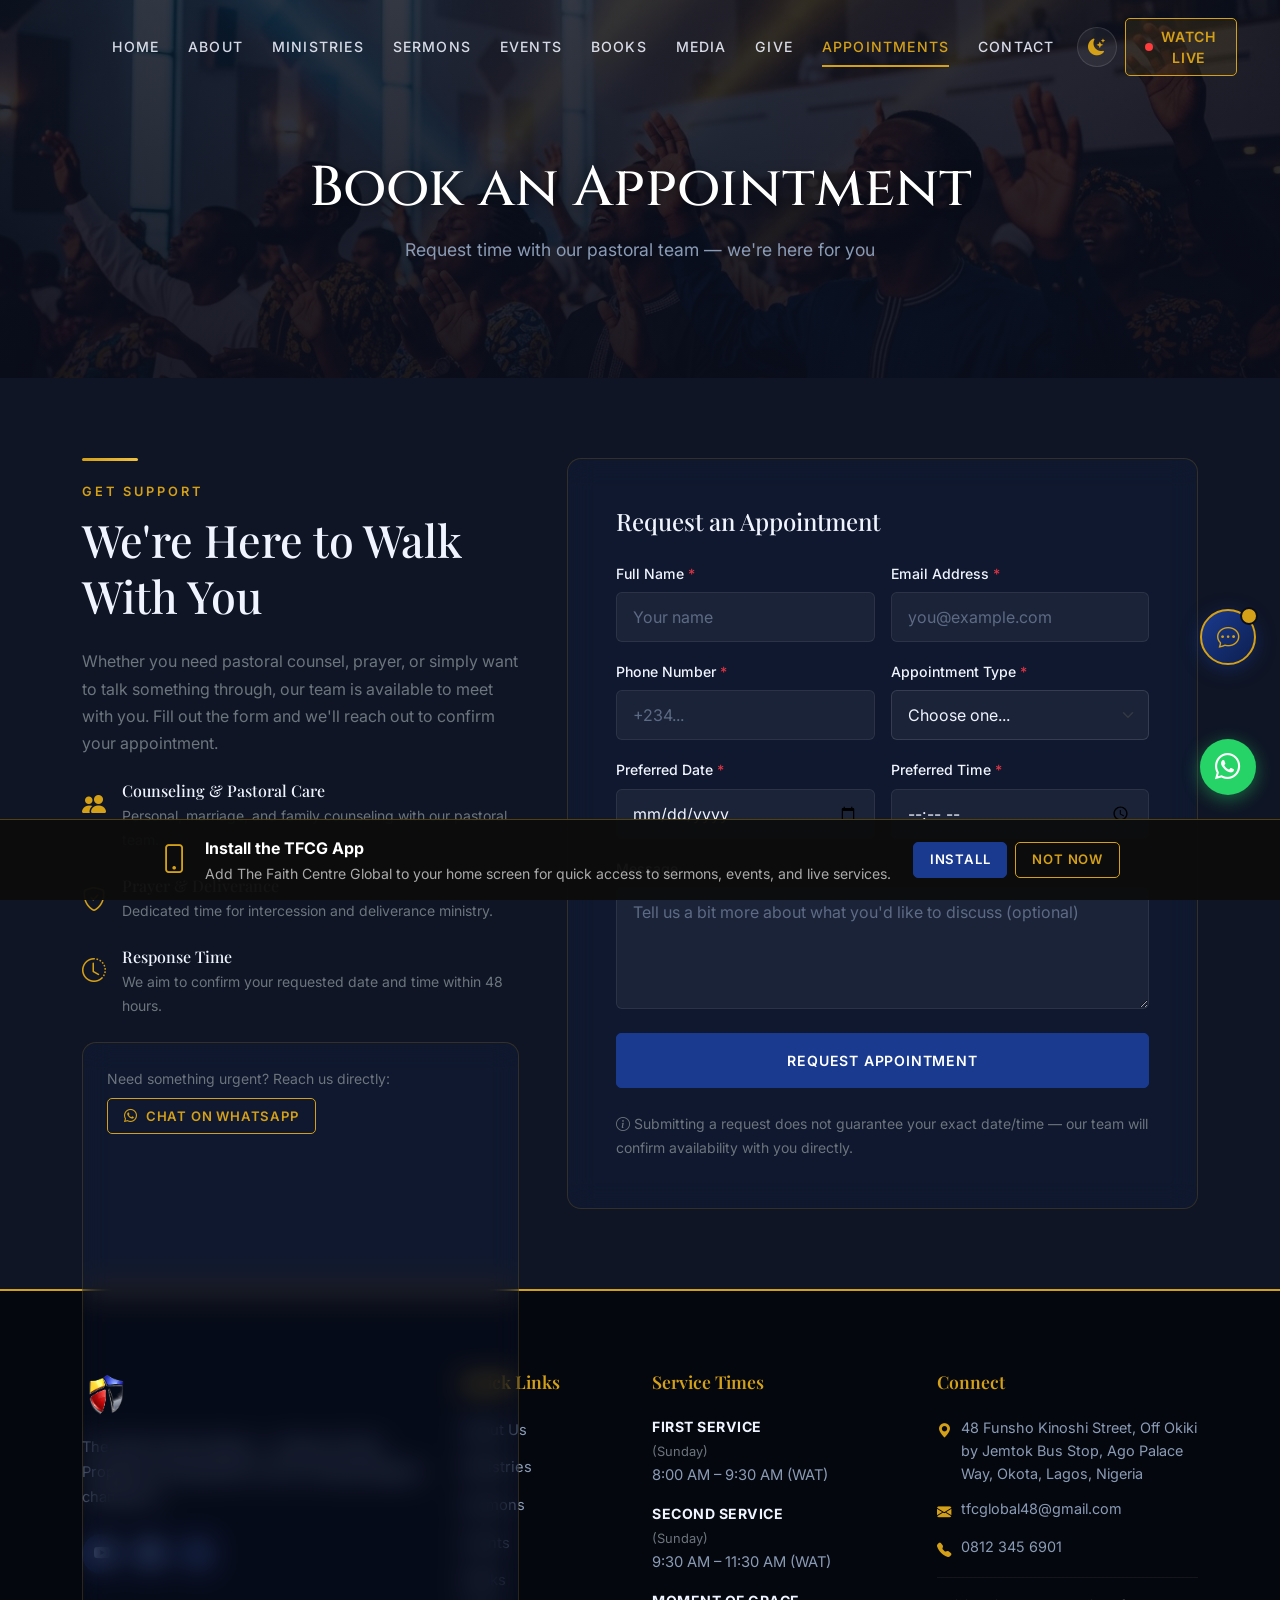
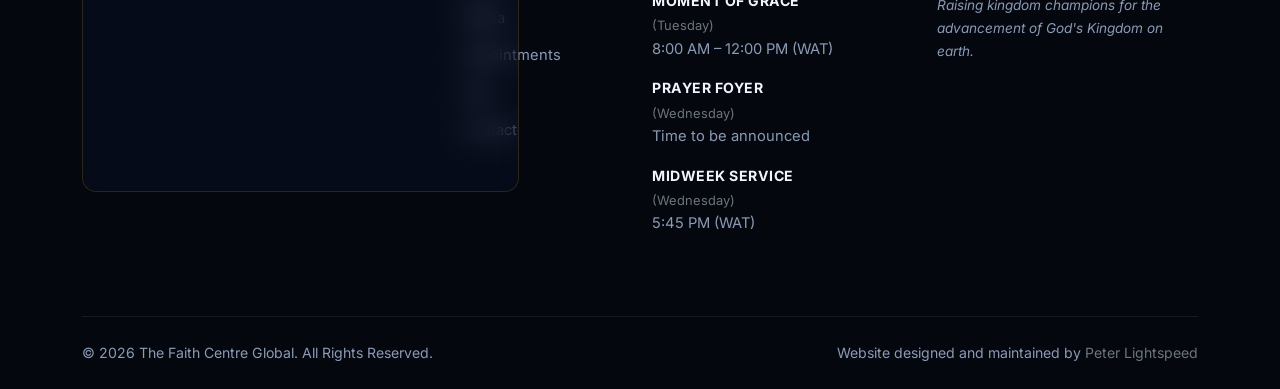
<file: appointments.html>
<!DOCTYPE html>
<html lang="en">
<head>
  <meta charset="UTF-8">
  <!-- Theme (dark/light) is applied here, before any CSS/content loads,
       to avoid a flash of the wrong theme. Dark is the site's default —
       a visitor only gets light mode if they explicitly saved that
       choice via the toggle (see js/theme.js) on a previous visit. -->
  <script>
    (function () {
      try {
        var stored = localStorage.getItem('tfcg-theme');
        var theme = stored || 'dark'; /* Dark is the site's default theme regardless of OS preference — only an explicit stored choice overrides it. */
        if (theme === 'light') document.documentElement.setAttribute('data-theme', 'light');
      } catch (e) { /* localStorage/matchMedia unavailable — default dark theme applies */ }
    })();
  </script>
  <meta name="viewport" content="width=device-width, initial-scale=1.0">
  <title>Book an Appointment | The Faith Centre Global</title>
  <meta name="description" content="Request an appointment with The Faith Centre Global for counseling, a pastoral meeting, prayer, deliverance, marriage or family counseling, baby dedication, or a general enquiry.">
  <meta name="keywords" content="TFCG appointment, church counseling Lagos, pastoral meeting, book appointment TFCG, marriage counseling Lagos">
  <link rel="canonical" href="https://www.thefaithcentreglobal.org/appointments.html">

  <meta property="og:type" content="website">
  <meta property="og:title" content="Book an Appointment | The Faith Centre Global">
  <meta property="og:description" content="Request an appointment with The Faith Centre Global for counseling, a pastoral meeting, prayer, deliverance, and more.">
  <meta property="og:image" content="public/opengraph.jpg">
  <meta property="og:url" content="https://www.thefaithcentreglobal.org/appointments.html">
  <meta property="og:site_name" content="The Faith Centre Global">
  <meta name="twitter:card" content="summary_large_image">
  <meta name="twitter:title" content="Book an Appointment | The Faith Centre Global">
  <meta name="twitter:description" content="Request an appointment with The Faith Centre Global for counseling, a pastoral meeting, prayer, deliverance, and more.">
  <meta name="twitter:image" content="public/opengraph.jpg">

  <!-- Favicons — official church logo. ?v=3 cache-busts browsers that
       aggressively cache favicons so the corrected logo shows up without
       requiring a hard refresh. Bump the version if you ever replace
       these image files again. -->
  <link rel="icon" type="image/svg+xml" href="public/favicon.svg?v=3">
    <link rel="icon" type="image/png" sizes="32x32" href="images/icons/favicon-32x32.png?v=3">
    <link rel="icon" type="image/png" sizes="16x16" href="images/icons/favicon-16x16.png?v=3">
    <link rel="shortcut icon" href="images/icons/favicon.ico?v=3">
    <link rel="apple-touch-icon" sizes="180x180" href="images/icons/apple-touch-icon.png?v=3">
    <link rel="manifest" href="site.webmanifest?v=3">
    <meta name="theme-color" content="#0d0d0d">
  <meta name="robots" content="index, follow">
  <link rel="preconnect" href="https://fonts.googleapis.com">
  <link rel="preconnect" href="https://fonts.gstatic.com" crossorigin>
  <link rel="preconnect" href="https://cdn.jsdelivr.net" crossorigin>
  <link rel="stylesheet" href="https://cdn.jsdelivr.net/npm/bootstrap@5.3.3/dist/css/bootstrap.min.css">
  <link rel="stylesheet" href="https://cdn.jsdelivr.net/npm/bootstrap-icons@1.11.3/font/bootstrap-icons.min.css">
  <link href="https://fonts.googleapis.com/css2?family=Cinzel:wght@400;600;700&family=Playfair+Display:wght@400;600;700&family=Inter:wght@300;400;500;600&display=swap" rel="stylesheet">
  <link rel="stylesheet" href="https://cdn.jsdelivr.net/npm/aos@2.3.4/dist/aos.css">
  <link rel="stylesheet" href="css/style.css">

    <script type="application/ld+json">
    {
      "@context": "https://schema.org",
      "@type": "BreadcrumbList",
      "itemListElement": [
        { "@type": "ListItem", "position": 1, "name": "Home", "item": "https://www.thefaithcentreglobal.org/index.html" },
        { "@type": "ListItem", "position": 2, "name": "Appointments", "item": "https://www.thefaithcentreglobal.org/appointments.html" }
      ]
    }
    </script>
  </head>
<body class="navbar-dark">

  <div id="announcement-bar" class="announcement-bar" hidden></div>

  <a class="visually-hidden-focusable" href="#main-content">Skip to main content</a>

  <nav id="navbar" class="navbar navbar-expand-lg fixed-top" aria-label="Main navigation">
    <div class="container">
      <a class="navbar-brand" href="index.html" aria-label="The Faith Centre Global home">
        <img src="images/tfcg_logo.png" alt="The Faith Centre Global logo" class="navbar-logo" width="52" height="52">
      </a>
      <button class="navbar-toggler" type="button" data-bs-toggle="collapse" data-bs-target="#navbarNav" aria-controls="navbarNav" aria-expanded="false" aria-label="Toggle navigation">
        <span class="navbar-toggler-icon"></span>
      </button>
      <div class="collapse navbar-collapse" id="navbarNav">
        <ul class="navbar-nav ms-auto align-items-center">
          <li class="nav-item"><a class="nav-link" href="index.html">Home</a></li>
          <li class="nav-item"><a class="nav-link" href="about.html">About</a></li>
          <li class="nav-item"><a class="nav-link" href="ministries.html">Ministries</a></li>
          <li class="nav-item"><a class="nav-link" href="sermons.html">Sermons</a></li>
          <li class="nav-item"><a class="nav-link" href="events.html">Events</a></li>
          <li class="nav-item"><a class="nav-link" href="books.html">Books</a></li>
          <li class="nav-item"><a class="nav-link" href="media.html">Media</a></li>
          <li class="nav-item"><a class="nav-link" href="giving.html">Give</a></li>
          <li class="nav-item"><a class="nav-link active" href="appointments.html" aria-current="page">Appointments</a></li>
          <li class="nav-item"><a class="nav-link" href="contact.html">Contact</a></li>
          <li class="nav-item ms-lg-2 mt-3 mt-lg-0">
            <button type="button" id="themeToggle" class="theme-toggle-btn" aria-label="Switch to light mode" aria-pressed="false" title="Switch to light mode">
              <i class="bi bi-moon-stars-fill" id="themeToggleIcon" aria-hidden="true"></i>
            </button>
          </li>
          <li class="nav-item ms-lg-2 mt-3 mt-lg-0">
            <a class="btn btn-watch-live" href="livestream.html">
              <span class="live-dot" aria-hidden="true"></span> Watch Live
            </a>
          </li>
        </ul>
      </div>
    </div>
  </nav>

  <main id="main-content">

  <div class="page-hero">
    <div class="container" data-aos="fade-up">
      <h1>Book an Appointment</h1>
      <p>Request time with our pastoral team — we're here for you</p>
    </div>
  </div>

  <section class="section-dark-2">
    <div class="container">
      <div class="row g-5">

        <div class="col-lg-5" data-aos="fade-right">
          <div class="gold-divider"></div>
          <span class="section-label">Get Support</span>
          <h2 class="section-title">We're Here to Walk With You</h2>
          <p class="text-secondary mb-4">Whether you need pastoral counsel, prayer, or simply want to talk something through, our team is available to meet with you. Fill out the form and we'll reach out to confirm your appointment.</p>

          <ul class="list-unstyled mb-4">
            <li class="d-flex mb-4">
              <i class="bi bi-people-fill fs-4 text-gold me-3 mt-1" aria-hidden="true"></i>
              <div>
                <h3 class="text-white mb-1 h6">Counseling &amp; Pastoral Care</h3>
                <p class="text-secondary mb-0 small">Personal, marriage, and family counseling with our pastoral team.</p>
              </div>
            </li>
            <li class="d-flex mb-4">
              <i class="bi bi-shield-check fs-4 text-gold me-3 mt-1" aria-hidden="true"></i>
              <div>
                <h3 class="text-white mb-1 h6">Prayer &amp; Deliverance</h3>
                <p class="text-secondary mb-0 small">Dedicated time for intercession and deliverance ministry.</p>
              </div>
            </li>
            <li class="d-flex">
              <i class="bi bi-clock-history fs-4 text-gold me-3 mt-1" aria-hidden="true"></i>
              <div>
                <h3 class="text-white mb-1 h6">Response Time</h3>
                <p class="text-secondary mb-0 small">We aim to confirm your requested date and time within 48 hours.</p>
              </div>
            </li>
          </ul>

          <div class="glass-card p-4">
            <p class="text-secondary mb-2 small">Need something urgent? Reach us directly:</p>
            <a href="https://wa.me/2348123456901" target="_blank" rel="noopener noreferrer" class="btn btn-outline-gold btn-sm"><i class="bi bi-whatsapp me-2" aria-hidden="true"></i>Chat on WhatsApp</a>
          </div>
        </div>

        <div class="col-lg-7" data-aos="fade-left">
          <div class="glass-card p-4 p-md-5">
            <h2 class="heading-font text-white mb-4 h4">Request an Appointment</h2>

            <form id="appointmentForm" data-validate>
              <input type="hidden" name="_subject" value="New Appointment Request — TFCG Website">
              <input type="text" name="_gotcha" style="display:none" tabindex="-1" autocomplete="off" aria-hidden="true">
              <div class="row g-3">
                <div class="col-md-6">
                  <label class="form-label text-white" for="apptName">Full Name <span class="text-danger">*</span></label>
                  <input type="text" id="apptName" name="name" class="form-control" required placeholder="Your name">
                </div>
                <div class="col-md-6">
                  <label class="form-label text-white" for="apptEmail">Email Address <span class="text-danger">*</span></label>
                  <input type="email" id="apptEmail" name="email" class="form-control" required placeholder="you@example.com">
                </div>
                <div class="col-md-6">
                  <label class="form-label text-white" for="apptPhone">Phone Number <span class="text-danger">*</span></label>
                  <input type="tel" id="apptPhone" name="phone" class="form-control" required placeholder="+234...">
                </div>
                <div class="col-md-6">
                  <label class="form-label text-white" for="apptType">Appointment Type <span class="text-danger">*</span></label>
                  <select id="apptType" name="appointment_type" class="form-select" required>
                    <option value="" selected disabled>Choose one...</option>
                    <option value="Counseling">Counseling</option>
                    <option value="Pastoral Meeting">Pastoral Meeting</option>
                    <option value="Prayer Session">Prayer Session</option>
                    <option value="Deliverance">Deliverance</option>
                    <option value="Marriage Counseling">Marriage Counseling</option>
                    <option value="Family Counseling">Family Counseling</option>
                    <option value="Baby Dedication Consultation">Baby Dedication Consultation</option>
                    <option value="General Enquiry">General Enquiry</option>
                  </select>
                </div>
                <div class="col-md-6">
                  <label class="form-label text-white" for="apptDate">Preferred Date <span class="text-danger">*</span></label>
                  <input type="date" id="apptDate" name="preferred_date" class="form-control" required>
                </div>
                <div class="col-md-6">
                  <label class="form-label text-white" for="apptTime">Preferred Time <span class="text-danger">*</span></label>
                  <input type="time" id="apptTime" name="preferred_time" class="form-control" required>
                </div>
                <div class="col-12">
                  <label class="form-label text-white" for="apptMessage">Message</label>
                  <textarea id="apptMessage" name="message" class="form-control" rows="4" placeholder="Tell us a bit more about what you'd like to discuss (optional)"></textarea>
                </div>
                <div class="col-12 mt-4">
                  <button type="submit" class="btn btn-primary w-100 py-3">Request Appointment</button>
                </div>
                <div class="col-12">
                  <p class="text-secondary small mb-0 mt-2"><i class="bi bi-info-circle me-1" aria-hidden="true"></i>Submitting a request does not guarantee your exact date/time — our team will confirm availability with you directly.</p>
                </div>
              </div>
            </form>
          </div>
        </div>

      </div>
    </div>
  </section>

  </main>

  <footer class="site-footer" role="contentinfo">
    <div class="container">
      <div class="row g-4 footer-main">
        <div class="col-lg-4 col-md-6">
          <a href="index.html" class="d-inline-block mb-3">
            <img src="images/tfcg_logo.png" alt="The Faith Centre Global logo" class="footer-logo" width="48" height="48" loading="lazy">
          </a>
          <p class="footer-tagline" id="footer-tagline">The Faith Centre Global — A Word of Faith, Prophetic and Apostolic Church raising kingdom champions.</p>
          <div class="footer-social" id="footer-social">
            <a href="https://www.youtube.com/@TfcglobalTV" target="_blank" rel="noopener noreferrer" aria-label="TFCG on YouTube"><i class="bi bi-youtube" aria-hidden="true"></i></a>
            <a href="https://web.facebook.com/profile.php?id=61572908337081" target="_blank" rel="noopener noreferrer" aria-label="TFCG on Facebook"><i class="bi bi-facebook" aria-hidden="true"></i></a>
            <a href="https://wa.me/2348123456901" target="_blank" rel="noopener noreferrer" aria-label="Contact TFCG on WhatsApp"><i class="bi bi-whatsapp" aria-hidden="true"></i></a>
          </div>
        </div>
        <div class="col-lg-2 col-md-6">
          <h2 class="footer-heading h5">Quick Links</h2>
          <ul class="footer-links">
            <li><a href="about.html">About Us</a></li>
            <li><a href="ministries.html">Ministries</a></li>
            <li><a href="sermons.html">Sermons</a></li>
            <li><a href="events.html">Events</a></li>
            <li><a href="books.html">Books</a></li>
            <li><a href="media.html">Media</a></li>
            <li><a href="appointments.html">Appointments</a></li>
            <li><a href="giving.html">Give</a></li>
            <li><a href="contact.html">Contact</a></li>
          </ul>
        </div>
        <div class="col-lg-3 col-md-6">
          <h2 class="footer-heading h5">Service Times</h2>
          <ul class="footer-service-times" id="footer-service-times">
            <li><strong>First Service</strong> <span class="text-secondary small">(Sunday)</span><br>8:00 AM – 9:30 AM (WAT)</li>
            <li><strong>Second Service</strong> <span class="text-secondary small">(Sunday)</span><br>9:30 AM – 11:30 AM (WAT)</li>
            <li><strong>Moment of Grace</strong> <span class="text-secondary small">(Tuesday)</span><br>8:00 AM – 12:00 PM (WAT)</li>
            <li><strong>Prayer Foyer</strong> <span class="text-secondary small">(Wednesday)</span><br>Time to be announced</li>
            <li><strong>Midweek Service</strong> <span class="text-secondary small">(Wednesday)</span><br>5:45 PM (WAT)</li>
          </ul>
        </div>
        <div class="col-lg-3 col-md-6">
          <h2 class="footer-heading h5">Connect</h2>
          <address class="footer-address" id="footer-address">
            <p><i class="bi bi-geo-alt-fill" aria-hidden="true"></i> 48 Funsho Kinoshi Street, Off Okiki by Jemtok Bus Stop, Ago Palace Way, Okota, Lagos, Nigeria</p>
            <p><i class="bi bi-envelope-fill" aria-hidden="true"></i> <a href="mailto:tfcglobal48@gmail.com">tfcglobal48@gmail.com</a></p>
            <p><i class="bi bi-telephone-fill" aria-hidden="true"></i> <a href="tel:+2348123456901">0812 345 6901</a></p>
          </address>
          <p class="footer-ministry-statement" id="footer-ministry-statement">Raising kingdom champions for the advancement of God's Kingdom on earth.</p>
        </div>
      </div>
      <div class="footer-bottom">
        <p class="mb-0" id="footer-copyright">&copy; 2026 The Faith Centre Global. All Rights Reserved.</p>
        <p class="footer-credit mb-0">Website designed and maintained by <a href="https://peterlightspeed.github.io/portfolio" id="footer-credit-name" class="text-secondary footer-credit-link" target="_blank" rel="noopener noreferrer">Peter Lightspeed</a></p>
      </div>
    </div>
  </footer>

  <a href="https://wa.me/2348123456901" data-whatsapp-link target="_blank" rel="noopener noreferrer" class="whatsapp-float" title="Chat on WhatsApp" aria-label="Chat with us on WhatsApp">
    <i class="bi bi-whatsapp" aria-hidden="true"></i>
  </a>
  <button id="scrollTop" class="scroll-top-btn" title="Back to top" aria-label="Scroll back to top">
    <i class="bi bi-arrow-up" aria-hidden="true"></i>
  </button>

  <script src="https://cdn.jsdelivr.net/npm/bootstrap@5.3.3/dist/js/bootstrap.bundle.min.js"></script>
  <script src="https://cdn.jsdelivr.net/npm/aos@2.3.4/dist/aos.js"></script>
  <script src="js/content-loader.js"></script>
  <script src="js/render.js"></script>
  <script src="js/script.js"></script>
  <script src="js/pwa.js"></script>
  <script src="js/theme.js"></script>
  <script src="js/assistant.js" defer></script>
</body>
</html>
</file>
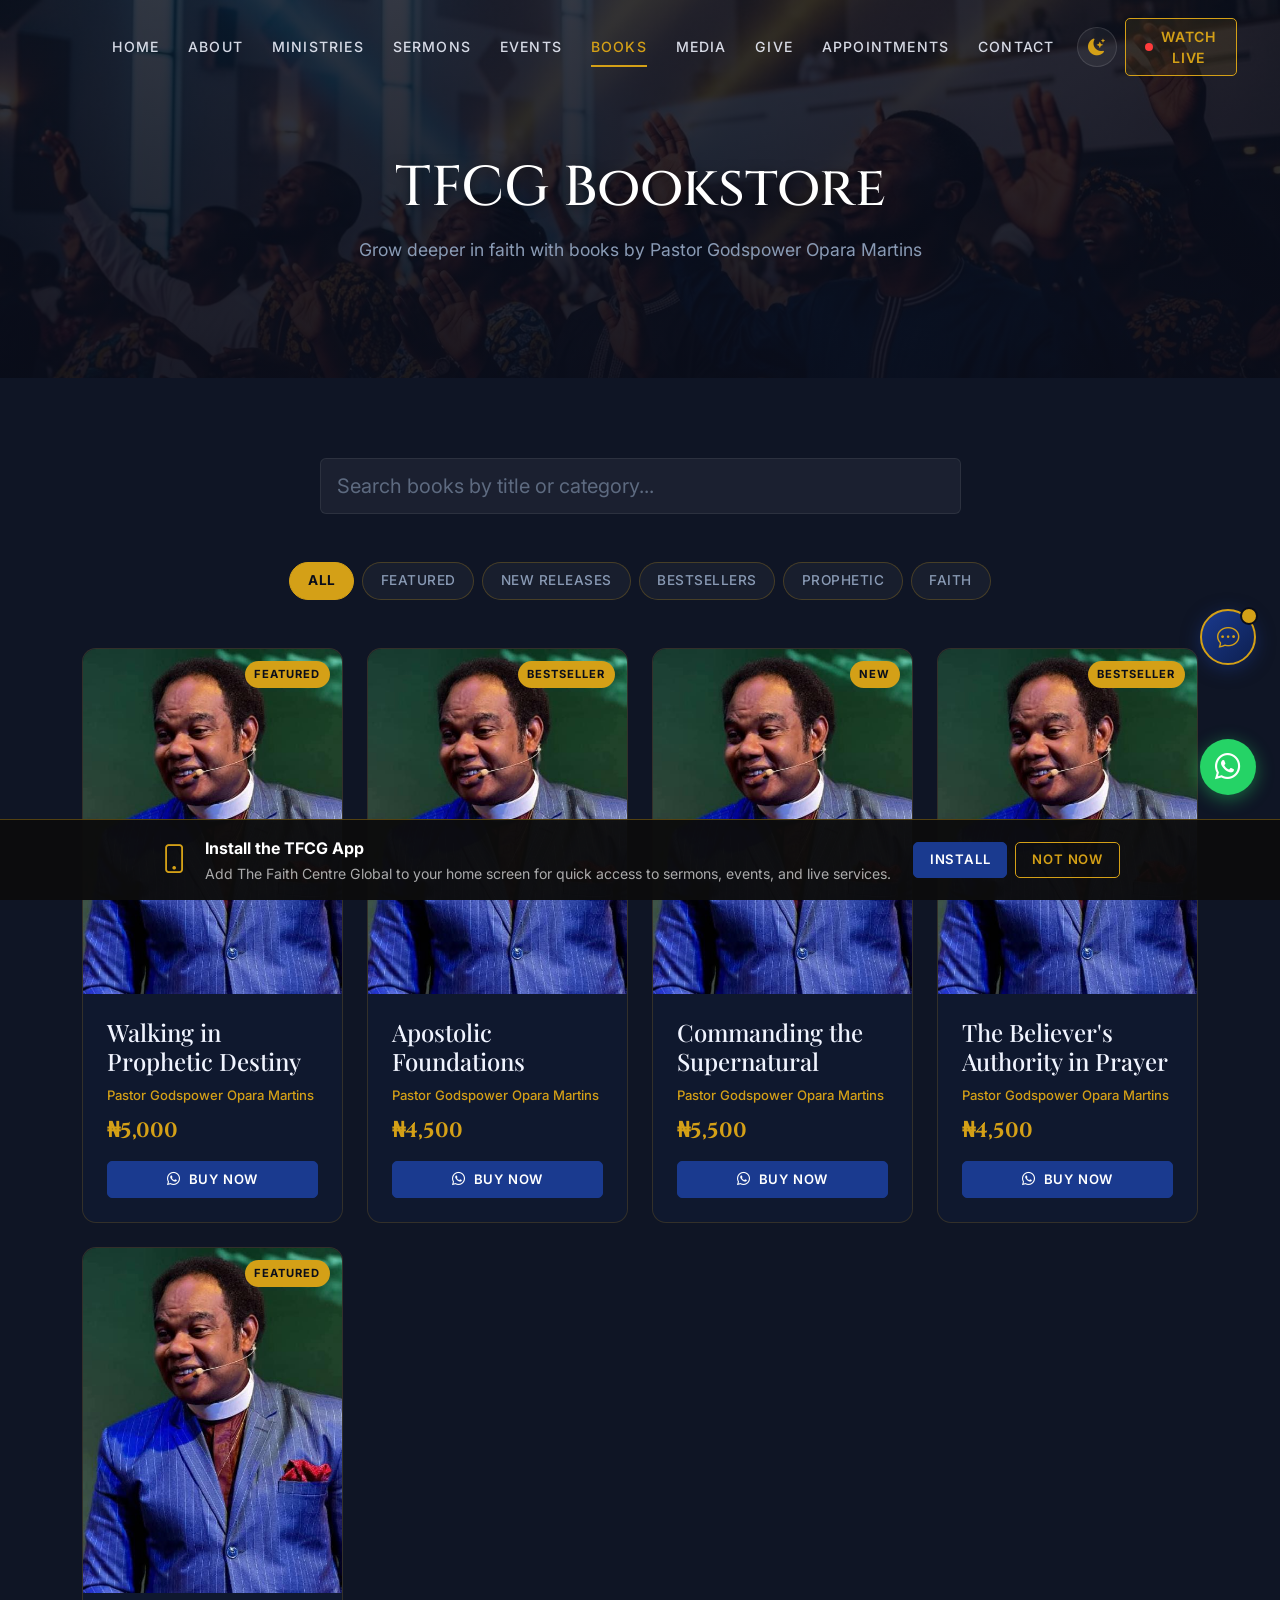
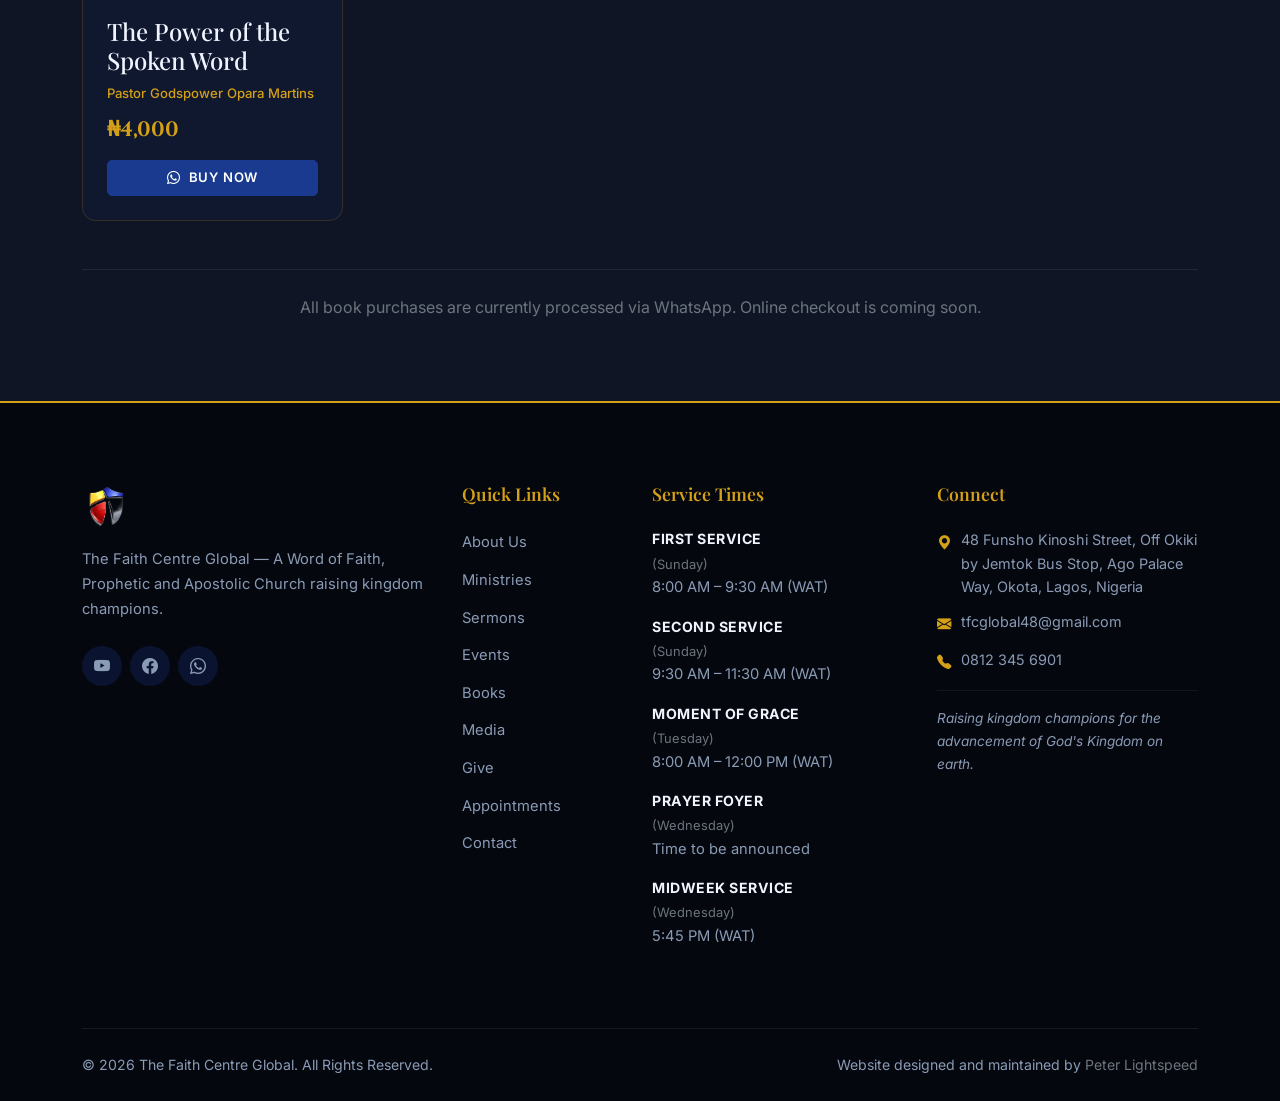
<file: books.html>
<!DOCTYPE html>
<html lang="en">
<head>
  <meta charset="UTF-8">
  <!-- Theme (dark/light) is applied here, before any CSS/content loads,
       to avoid a flash of the wrong theme. Dark is the site's default —
       a visitor only gets light mode if they explicitly saved that
       choice via the toggle (see js/theme.js) on a previous visit. -->
  <script>
    (function () {
      try {
        var stored = localStorage.getItem('tfcg-theme');
        var theme = stored || 'dark'; /* Dark is the site's default theme regardless of OS preference — only an explicit stored choice overrides it. */
        if (theme === 'light') document.documentElement.setAttribute('data-theme', 'light');
      } catch (e) { /* localStorage/matchMedia unavailable — default dark theme applies */ }
    })();
  </script>
  <meta name="viewport" content="width=device-width, initial-scale=1.0">
  <title>Books | The Faith Centre Global</title>
  <meta name="description" content="Browse and purchase books by Pastor Godspower Opara Martins. Grow in faith with titles covering the prophetic, apostolic living, and Kingdom principles.">
  <meta name="keywords" content="TFCG books, Pastor Godspower books, Christian books Lagos, faith books">
  <link rel="canonical" href="https://www.thefaithcentreglobal.org/books.html">

  <meta property="og:type" content="website">
  <meta property="og:title" content="Books | The Faith Centre Global">
  <meta property="og:description" content="Browse and purchase books by Pastor Godspower Opara Martins.">
  <meta property="og:image" content="public/opengraph.jpg">
  <meta property="og:url" content="https://www.thefaithcentreglobal.org/books.html">
  <meta property="og:site_name" content="The Faith Centre Global">
  <meta name="twitter:card" content="summary_large_image">
  <meta name="twitter:title" content="Books | The Faith Centre Global">
  <meta name="twitter:description" content="Browse and purchase books by Pastor Godspower Opara Martins.">
  <meta name="twitter:image" content="public/opengraph.jpg">

  <!-- Favicons — official church logo. ?v=3 cache-busts browsers that
       aggressively cache favicons so the corrected logo shows up without
       requiring a hard refresh. Bump the version if you ever replace
       these image files again. -->
  <link rel="icon" type="image/svg+xml" href="public/favicon.svg?v=3">
    <link rel="icon" type="image/png" sizes="32x32" href="images/icons/favicon-32x32.png?v=3">
    <link rel="icon" type="image/png" sizes="16x16" href="images/icons/favicon-16x16.png?v=3">
    <link rel="shortcut icon" href="images/icons/favicon.ico?v=3">
    <link rel="apple-touch-icon" sizes="180x180" href="images/icons/apple-touch-icon.png?v=3">
    <link rel="manifest" href="site.webmanifest?v=3">
    <meta name="theme-color" content="#0d0d0d">
  <meta name="robots" content="index, follow">
  <link rel="preconnect" href="https://fonts.googleapis.com">
  <link rel="preconnect" href="https://fonts.gstatic.com" crossorigin>
  <link rel="preconnect" href="https://cdn.jsdelivr.net" crossorigin>
  <link rel="stylesheet" href="https://cdn.jsdelivr.net/npm/bootstrap@5.3.3/dist/css/bootstrap.min.css">
  <link rel="stylesheet" href="https://cdn.jsdelivr.net/npm/bootstrap-icons@1.11.3/font/bootstrap-icons.min.css">
  <link href="https://fonts.googleapis.com/css2?family=Cinzel:wght@400;600;700&family=Playfair+Display:wght@400;600;700&family=Inter:wght@300;400;500;600&display=swap" rel="stylesheet">
  <link rel="stylesheet" href="https://cdn.jsdelivr.net/npm/aos@2.3.4/dist/aos.css">
  <link rel="stylesheet" href="css/style.css">

    <script type="application/ld+json">
    {
      "@context": "https://schema.org",
      "@type": "BreadcrumbList",
      "itemListElement": [
        { "@type": "ListItem", "position": 1, "name": "Home", "item": "https://www.thefaithcentreglobal.org/index.html" },
        { "@type": "ListItem", "position": 2, "name": "Books", "item": "https://www.thefaithcentreglobal.org/books.html" }
      ]
    }
    </script>
  </head>
<body class="navbar-dark">

  <div id="announcement-bar" class="announcement-bar" hidden></div>

  <a class="visually-hidden-focusable" href="#main-content">Skip to main content</a>

  <nav id="navbar" class="navbar navbar-expand-lg fixed-top" aria-label="Main navigation">
    <div class="container">
      <a class="navbar-brand" href="index.html" aria-label="The Faith Centre Global home">
        <img src="images/tfcg_logo.png" alt="The Faith Centre Global logo" class="navbar-logo" width="52" height="52">
      </a>
      <button class="navbar-toggler" type="button" data-bs-toggle="collapse" data-bs-target="#navbarNav" aria-controls="navbarNav" aria-expanded="false" aria-label="Toggle navigation">
        <span class="navbar-toggler-icon"></span>
      </button>
      <div class="collapse navbar-collapse" id="navbarNav">
        <ul class="navbar-nav ms-auto align-items-center">
          <li class="nav-item"><a class="nav-link" href="index.html">Home</a></li>
          <li class="nav-item"><a class="nav-link" href="about.html">About</a></li>
          <li class="nav-item"><a class="nav-link" href="ministries.html">Ministries</a></li>
          <li class="nav-item"><a class="nav-link" href="sermons.html">Sermons</a></li>
          <li class="nav-item"><a class="nav-link" href="events.html">Events</a></li>
          <li class="nav-item"><a class="nav-link active" href="books.html" aria-current="page">Books</a></li>
          <li class="nav-item"><a class="nav-link" href="media.html">Media</a></li>
          <li class="nav-item"><a class="nav-link" href="giving.html">Give</a></li>
          <li class="nav-item"><a class="nav-link" href="appointments.html">Appointments</a></li>
          <li class="nav-item"><a class="nav-link" href="contact.html">Contact</a></li>
          <li class="nav-item ms-lg-2 mt-3 mt-lg-0">
            <button type="button" id="themeToggle" class="theme-toggle-btn" aria-label="Switch to light mode" aria-pressed="false" title="Switch to light mode">
              <i class="bi bi-moon-stars-fill" id="themeToggleIcon" aria-hidden="true"></i>
            </button>
          </li>
          <li class="nav-item ms-lg-2 mt-3 mt-lg-0">
            <a class="btn btn-watch-live" href="livestream.html">
              <span class="live-dot" aria-hidden="true"></span> Watch Live
            </a>
          </li>
        </ul>
      </div>
    </div>
  </nav>

  <main id="main-content">

  <div class="page-hero">
    <div class="container" data-aos="fade-up">
      <h1>TFCG Bookstore</h1>
      <p>Grow deeper in faith with books by Pastor Godspower Opara Martins</p>
    </div>
  </div>

  <section class="section-dark-2">
    <div class="container">

      <div class="row justify-content-center mb-5 text-center" data-aos="fade-up">
        <div class="col-lg-7">
          <input type="search" class="form-control form-control-lg" placeholder="Search books by title or category..." aria-label="Search books" data-search-target="[data-book-card]">
        </div>
      </div>

      <div class="text-center mb-5" data-aos="fade-up">
        <div class="filter-tabs" data-filter-group="[data-book-card]" role="tablist" aria-label="Filter books by category">
          <button type="button" class="filter-tab active" data-category="all">All</button>
          <button type="button" class="filter-tab" data-category="featured">Featured</button>
          <button type="button" class="filter-tab" data-category="new">New Releases</button>
          <button type="button" class="filter-tab" data-category="bestseller">Bestsellers</button>
          <button type="button" class="filter-tab" data-category="prophetic">Prophetic</button>
          <button type="button" class="filter-tab" data-category="faith">Faith</button>
        </div>
      </div>

      <h2 class="visually-hidden">Available Books</h2>
      <!-- Book cards are generated from content/books.json — edit that file to add, remove, or update books. See CONTENT_SCHEMA.md. -->
      <div class="row g-4" id="books-grid"></div>

      <!-- TODO: Add online checkout once a payment processor is connected:
           - Paystack: https://paystack.com/docs (recommended for Nigeria/Africa)
           - Flutterwave: https://developer.flutterwave.com/docs (multi-currency, Africa)
           - Stripe: https://stripe.com/docs (recommended for international customers)
           Until then, all purchases are routed through WhatsApp for manual processing. -->
      <div class="text-center mt-5 pt-4" style="border-top: 1px solid rgba(255,255,255,0.08);">
        <p class="text-secondary mb-0">All book purchases are currently processed via WhatsApp. Online checkout is coming soon.</p>
      </div>

    </div>
  </section>

  </main>

  <footer class="site-footer" role="contentinfo">
    <div class="container">
      <div class="row g-4 footer-main">
        <div class="col-lg-4 col-md-6">
          <a href="index.html" class="d-inline-block mb-3">
            <img src="images/tfcg_logo.png" alt="The Faith Centre Global logo" class="footer-logo" width="48" height="48" loading="lazy">
          </a>
          <p class="footer-tagline" id="footer-tagline">The Faith Centre Global — A Word of Faith, Prophetic and Apostolic Church raising kingdom champions.</p>
          <div class="footer-social" id="footer-social">
            <a href="https://www.youtube.com/@TfcglobalTV" target="_blank" rel="noopener noreferrer" aria-label="TFCG on YouTube"><i class="bi bi-youtube" aria-hidden="true"></i></a>
            <a href="https://web.facebook.com/profile.php?id=61572908337081" target="_blank" rel="noopener noreferrer" aria-label="TFCG on Facebook"><i class="bi bi-facebook" aria-hidden="true"></i></a>
            <a href="https://wa.me/2348123456901" target="_blank" rel="noopener noreferrer" aria-label="Contact TFCG on WhatsApp"><i class="bi bi-whatsapp" aria-hidden="true"></i></a>
          </div>
        </div>
        <div class="col-lg-2 col-md-6">
          <h2 class="footer-heading h5">Quick Links</h2>
          <ul class="footer-links">
            <li><a href="about.html">About Us</a></li>
            <li><a href="ministries.html">Ministries</a></li>
            <li><a href="sermons.html">Sermons</a></li>
            <li><a href="events.html">Events</a></li>
            <li><a href="books.html">Books</a></li>
            <li><a href="media.html">Media</a></li>
            <li><a href="giving.html">Give</a></li>
            <li><a href="appointments.html">Appointments</a></li>
            <li><a href="contact.html">Contact</a></li>
          </ul>
        </div>
        <div class="col-lg-3 col-md-6">
          <h2 class="footer-heading h5">Service Times</h2>
          <ul class="footer-service-times" id="footer-service-times">
            <li><strong>First Service</strong> <span class="text-secondary small">(Sunday)</span><br>8:00 AM – 9:30 AM (WAT)</li>
            <li><strong>Second Service</strong> <span class="text-secondary small">(Sunday)</span><br>9:30 AM – 11:30 AM (WAT)</li>
            <li><strong>Moment of Grace</strong> <span class="text-secondary small">(Tuesday)</span><br>8:00 AM – 12:00 PM (WAT)</li>
            <li><strong>Prayer Foyer</strong> <span class="text-secondary small">(Wednesday)</span><br>Time to be announced</li>
            <li><strong>Midweek Service</strong> <span class="text-secondary small">(Wednesday)</span><br>5:45 PM (WAT)</li>
          </ul>
        </div>
        <div class="col-lg-3 col-md-6">
          <h2 class="footer-heading h5">Connect</h2>
          <address class="footer-address" id="footer-address">
            <p><i class="bi bi-geo-alt-fill" aria-hidden="true"></i> 48 Funsho Kinoshi Street, Off Okiki by Jemtok Bus Stop, Ago Palace Way, Okota, Lagos, Nigeria</p>
            <p><i class="bi bi-envelope-fill" aria-hidden="true"></i> <a href="mailto:tfcglobal48@gmail.com">tfcglobal48@gmail.com</a></p>
            <p><i class="bi bi-telephone-fill" aria-hidden="true"></i> <a href="tel:+2348123456901">0812 345 6901</a></p>
          </address>
          <p class="footer-ministry-statement" id="footer-ministry-statement">Raising kingdom champions for the advancement of God's Kingdom on earth.</p>
        </div>
      </div>
      <div class="footer-bottom">
        <p class="mb-0" id="footer-copyright">&copy; 2026 The Faith Centre Global. All Rights Reserved.</p>
        <p class="footer-credit mb-0">Website designed and maintained by <a href="https://peterlightspeed.github.io/portfolio" id="footer-credit-name" class="text-secondary footer-credit-link" target="_blank" rel="noopener noreferrer">Peter Lightspeed</a></p>
      </div>
    </div>
  </footer>

  <a href="https://wa.me/2348123456901" data-whatsapp-link target="_blank" rel="noopener noreferrer" class="whatsapp-float" title="Chat on WhatsApp" aria-label="Chat with us on WhatsApp">
    <i class="bi bi-whatsapp" aria-hidden="true"></i>
  </a>
  <button id="scrollTop" class="scroll-top-btn" title="Back to top" aria-label="Scroll back to top">
    <i class="bi bi-arrow-up" aria-hidden="true"></i>
  </button>

  <script src="https://cdn.jsdelivr.net/npm/bootstrap@5.3.3/dist/js/bootstrap.bundle.min.js"></script>
  <script src="https://cdn.jsdelivr.net/npm/aos@2.3.4/dist/aos.js"></script>
  <script src="js/content-loader.js"></script>
  <script src="js/render.js"></script>
  <script src="js/script.js"></script>
  <script src="js/pwa.js"></script>
  <script src="js/theme.js"></script>
  <script src="js/assistant.js" defer></script>
</body>
</html>
</file>
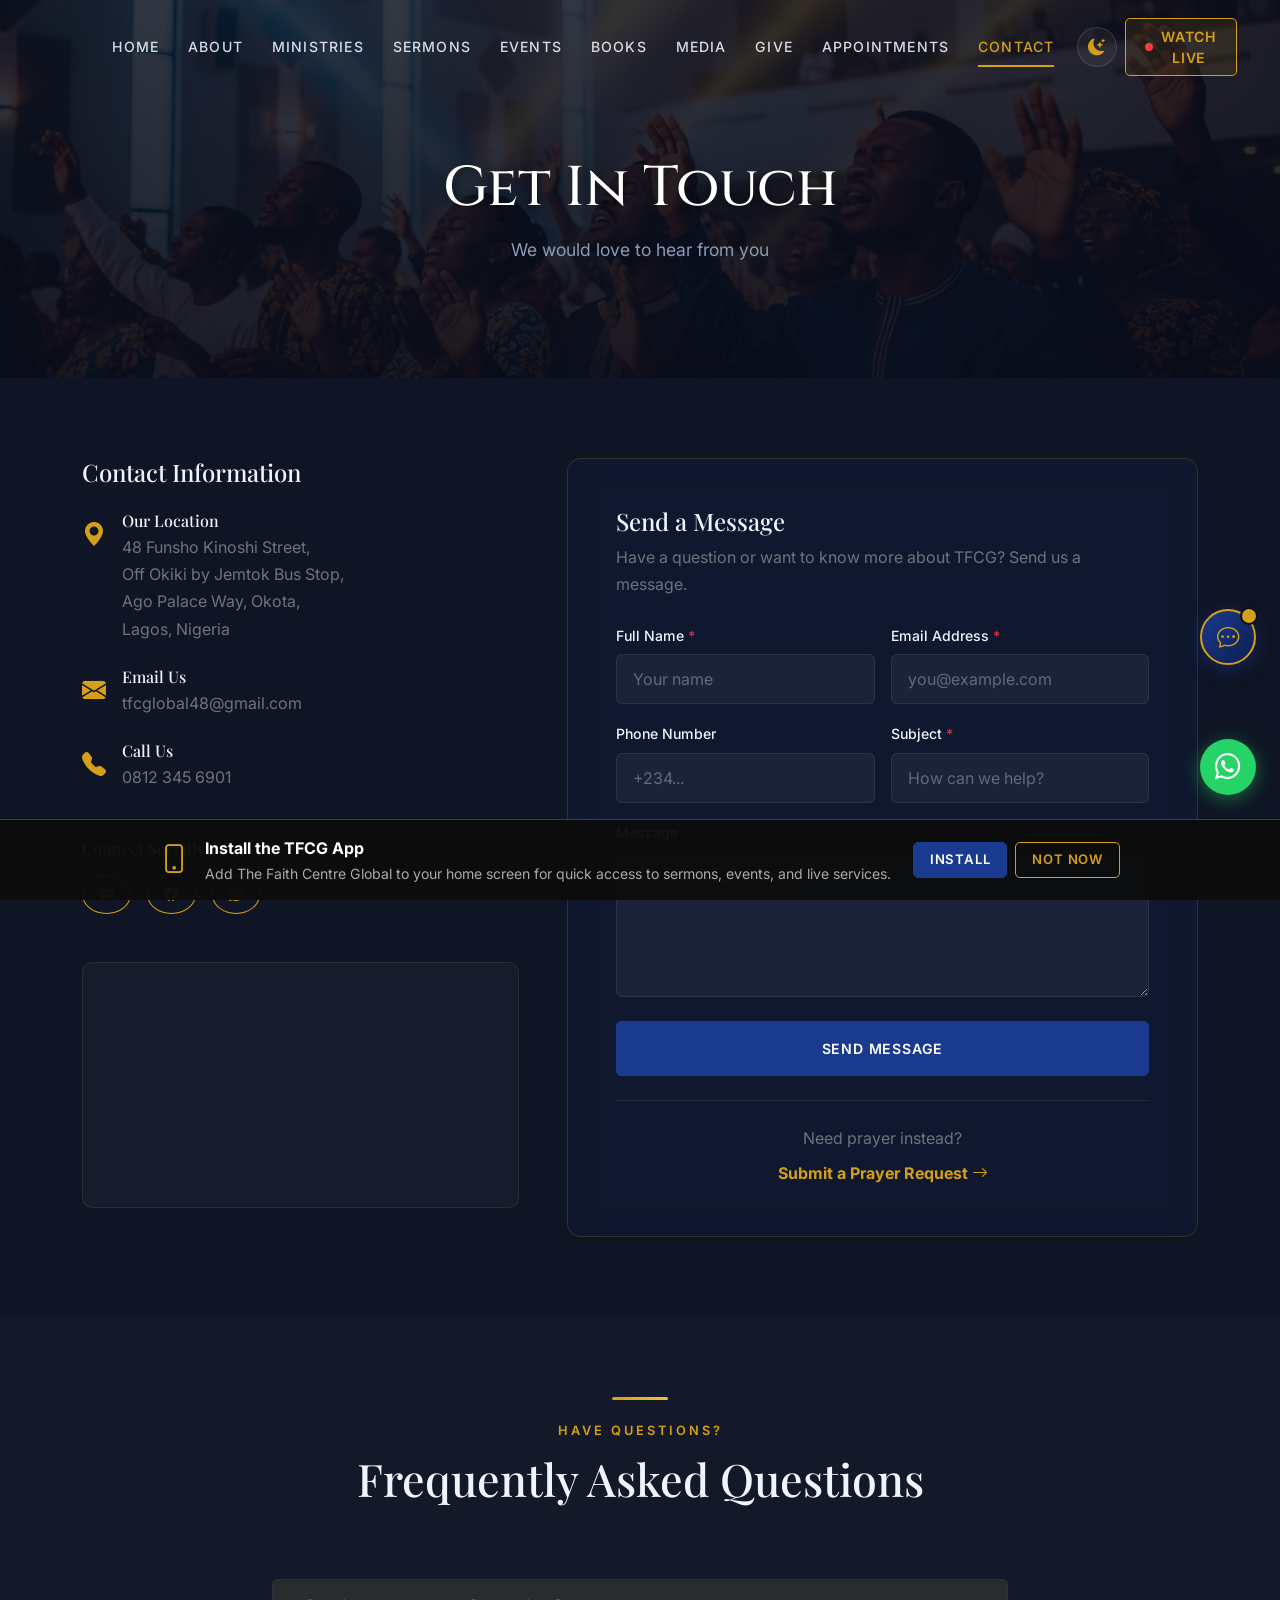
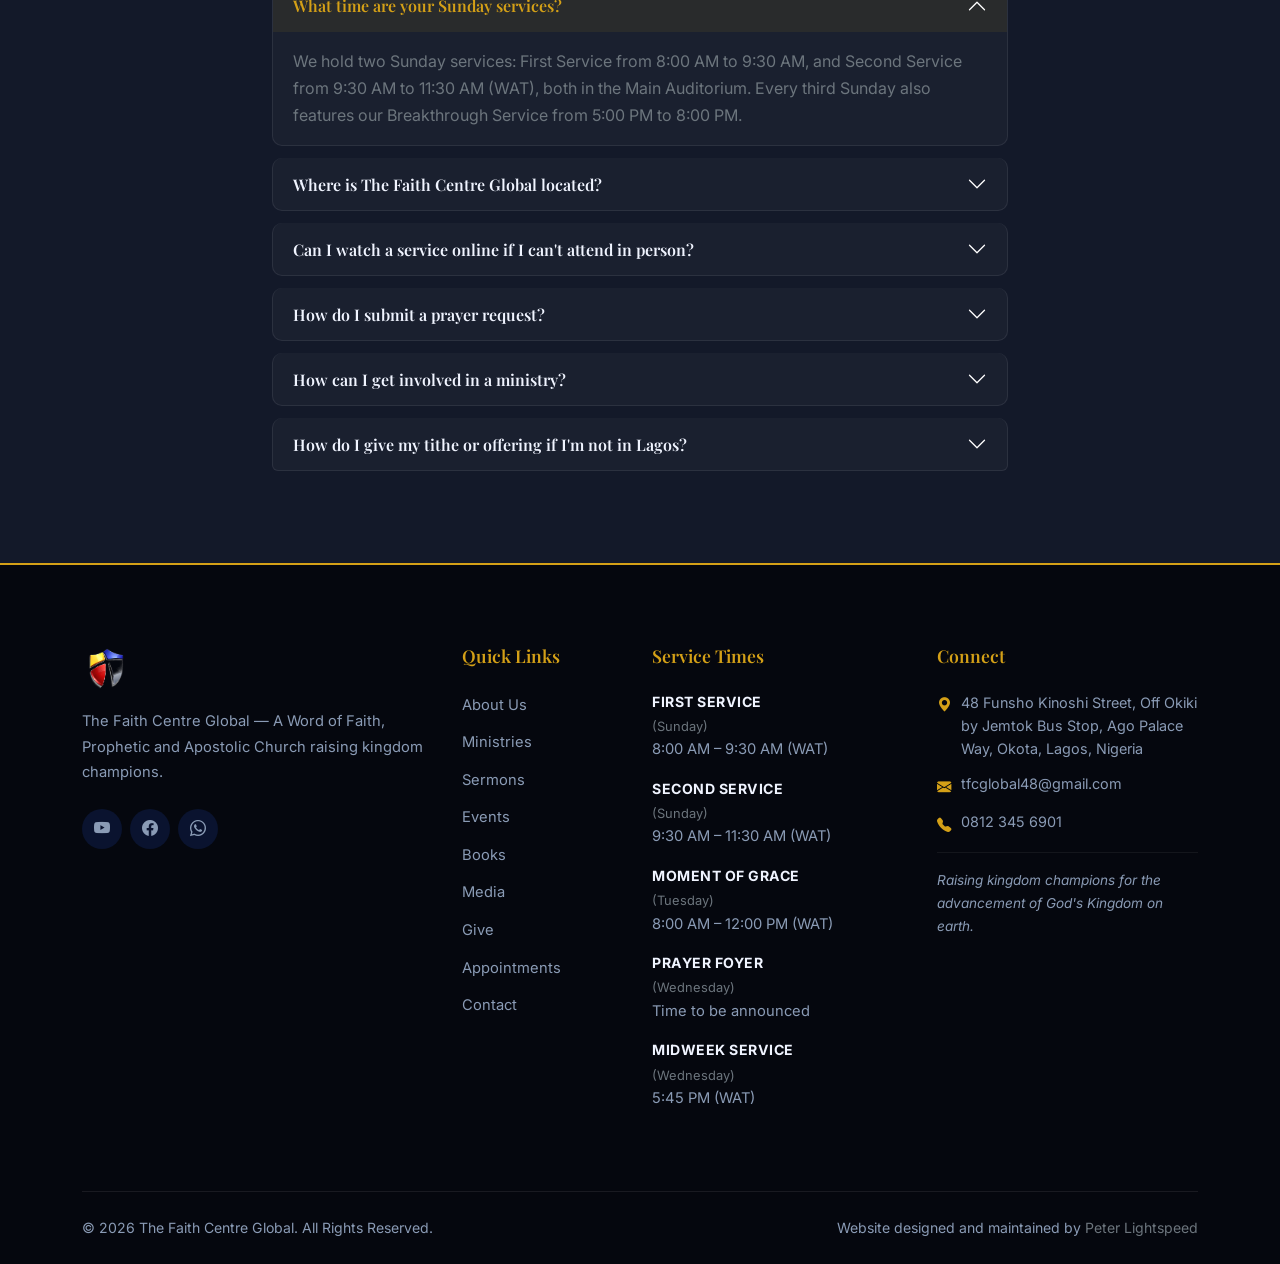
<file: contact.html>
<!DOCTYPE html>
<html lang="en">
<head>
  <meta charset="UTF-8">
  <!-- Theme (dark/light) is applied here, before any CSS/content loads,
       to avoid a flash of the wrong theme. Dark is the site's default —
       a visitor only gets light mode if they explicitly saved that
       choice via the toggle (see js/theme.js) on a previous visit. -->
  <script>
    (function () {
      try {
        var stored = localStorage.getItem('tfcg-theme');
        var theme = stored || 'dark'; /* Dark is the site's default theme regardless of OS preference — only an explicit stored choice overrides it. */
        if (theme === 'light') document.documentElement.setAttribute('data-theme', 'light');
      } catch (e) { /* localStorage/matchMedia unavailable — default dark theme applies */ }
    })();
  </script>
  <meta name="viewport" content="width=device-width, initial-scale=1.0">
  <title>Contact Us | The Faith Centre Global</title>
  <meta name="description" content="Get in touch with The Faith Centre Global. Visit us in Okota, Lagos, send a message, or submit a prayer request.">
  <meta name="keywords" content="contact TFCG, church address Lagos, prayer request, TFCG email phone">
  <link rel="canonical" href="https://www.thefaithcentreglobal.org/contact.html">

  <meta property="og:type" content="website">
  <meta property="og:title" content="Contact Us | The Faith Centre Global">
  <meta property="og:description" content="Get in touch with The Faith Centre Global.">
  <meta property="og:image" content="public/opengraph.jpg">
  <meta property="og:url" content="https://www.thefaithcentreglobal.org/contact.html">
  <meta property="og:site_name" content="The Faith Centre Global">
  <meta name="twitter:card" content="summary_large_image">
  <meta name="twitter:title" content="Contact Us | The Faith Centre Global">
  <meta name="twitter:description" content="Get in touch with The Faith Centre Global.">
  <meta name="twitter:image" content="public/opengraph.jpg">

  <!-- Favicons — official church logo. ?v=3 cache-busts browsers that
       aggressively cache favicons so the corrected logo shows up without
       requiring a hard refresh. Bump the version if you ever replace
       these image files again. -->
  <link rel="icon" type="image/svg+xml" href="public/favicon.svg?v=3">
    <link rel="icon" type="image/png" sizes="32x32" href="images/icons/favicon-32x32.png?v=3">
    <link rel="icon" type="image/png" sizes="16x16" href="images/icons/favicon-16x16.png?v=3">
    <link rel="shortcut icon" href="images/icons/favicon.ico?v=3">
    <link rel="apple-touch-icon" sizes="180x180" href="images/icons/apple-touch-icon.png?v=3">
    <link rel="manifest" href="site.webmanifest?v=3">
    <meta name="theme-color" content="#0d0d0d">
  <meta name="robots" content="index, follow">
  <link rel="preconnect" href="https://fonts.googleapis.com">
  <link rel="preconnect" href="https://fonts.gstatic.com" crossorigin>
  <link rel="preconnect" href="https://cdn.jsdelivr.net" crossorigin>
  <link rel="stylesheet" href="https://cdn.jsdelivr.net/npm/bootstrap@5.3.3/dist/css/bootstrap.min.css">
  <link rel="stylesheet" href="https://cdn.jsdelivr.net/npm/bootstrap-icons@1.11.3/font/bootstrap-icons.min.css">
  <link href="https://fonts.googleapis.com/css2?family=Cinzel:wght@400;600;700&family=Playfair+Display:wght@400;600;700&family=Inter:wght@300;400;500;600&display=swap" rel="stylesheet">
  <link rel="stylesheet" href="https://cdn.jsdelivr.net/npm/aos@2.3.4/dist/aos.css">
  <link rel="stylesheet" href="css/style.css">

    <script type="application/ld+json">
    {
      "@context": "https://schema.org",
      "@type": "BreadcrumbList",
      "itemListElement": [
        { "@type": "ListItem", "position": 1, "name": "Home", "item": "https://www.thefaithcentreglobal.org/index.html" },
        { "@type": "ListItem", "position": 2, "name": "Contact", "item": "https://www.thefaithcentreglobal.org/contact.html" }
      ]
    }
    </script>
  </head>
<body class="navbar-dark">

  <div id="announcement-bar" class="announcement-bar" hidden></div>

  <a class="visually-hidden-focusable" href="#main-content">Skip to main content</a>

  <nav id="navbar" class="navbar navbar-expand-lg fixed-top" aria-label="Main navigation">
    <div class="container">
      <a class="navbar-brand" href="index.html" aria-label="The Faith Centre Global home">
        <img src="images/tfcg_logo.png" alt="The Faith Centre Global logo" class="navbar-logo" width="52" height="52">
      </a>
      <button class="navbar-toggler" type="button" data-bs-toggle="collapse" data-bs-target="#navbarNav" aria-controls="navbarNav" aria-expanded="false" aria-label="Toggle navigation">
        <span class="navbar-toggler-icon"></span>
      </button>
      <div class="collapse navbar-collapse" id="navbarNav">
        <ul class="navbar-nav ms-auto align-items-center">
          <li class="nav-item"><a class="nav-link" href="index.html">Home</a></li>
          <li class="nav-item"><a class="nav-link" href="about.html">About</a></li>
          <li class="nav-item"><a class="nav-link" href="ministries.html">Ministries</a></li>
          <li class="nav-item"><a class="nav-link" href="sermons.html">Sermons</a></li>
          <li class="nav-item"><a class="nav-link" href="events.html">Events</a></li>
          <li class="nav-item"><a class="nav-link" href="books.html">Books</a></li>
          <li class="nav-item"><a class="nav-link" href="media.html">Media</a></li>
          <li class="nav-item"><a class="nav-link" href="giving.html">Give</a></li>
          <li class="nav-item"><a class="nav-link" href="appointments.html">Appointments</a></li>
          <li class="nav-item"><a class="nav-link active" href="contact.html" aria-current="page">Contact</a></li>
          <li class="nav-item ms-lg-2 mt-3 mt-lg-0">
            <button type="button" id="themeToggle" class="theme-toggle-btn" aria-label="Switch to light mode" aria-pressed="false" title="Switch to light mode">
              <i class="bi bi-moon-stars-fill" id="themeToggleIcon" aria-hidden="true"></i>
            </button>
          </li>
          <li class="nav-item ms-lg-2 mt-3 mt-lg-0">
            <a class="btn btn-watch-live" href="livestream.html">
              <span class="live-dot" aria-hidden="true"></span> Watch Live
            </a>
          </li>
        </ul>
      </div>
    </div>
  </nav>

  <main id="main-content">

  <div class="page-hero">
    <div class="container" data-aos="fade-up">
      <h1>Get In Touch</h1>
      <p>We would love to hear from you</p>
    </div>
  </div>

  <section class="section-dark-2">
    <div class="container">
      <div class="row g-5">

        <div class="col-lg-5" data-aos="fade-right">
          <div class="mb-5">
            <h2 class="heading-font text-white mb-4 h4">Contact Information</h2>
            <ul class="list-unstyled mb-4" id="contact-info-list"></ul>

            <h3 class="text-white mb-3 mt-5 h6">Connect Socially</h3>
            <div class="d-flex gap-3" id="contact-social-icons"></div>
          </div>

          <!--
            Google Maps embed — src is set automatically by js/render.js
            from content/church.json → contact.mapEmbedUrl (a plain
            query-based Maps embed, no API key required).

            TODO: To point this at a different/updated location, or to
            switch to an API-key-based embed for a custom pin style,
            just replace the "mapEmbedUrl" value in content/church.json
            — no HTML edit needed.
          -->
          <div class="ratio ratio-16x9 map-embed-wrap">
            <iframe id="contact-map-embed" src="" title="Map showing the location of The Faith Centre Global" loading="lazy" referrerpolicy="no-referrer-when-downgrade" allowfullscreen></iframe>
          </div>
        </div>

        <div class="col-lg-7" data-aos="fade-left">
          <div class="glass-card p-4 p-md-5">
            <h2 class="heading-font text-white mb-2 h4">Send a Message</h2>
            <p class="text-secondary mb-4">Have a question or want to know more about TFCG? Send us a message.</p>

            <!-- TODO: Wire this form up to a backend, Formspree, or EmailJS for real submissions -->
            <form id="contactForm" data-validate>
              <input type="hidden" name="_subject" value="New Contact Form Submission — TFCG Website">
              <input type="text" name="_gotcha" style="display:none" tabindex="-1" autocomplete="off" aria-hidden="true">
              <div class="row g-3">
                <div class="col-md-6">
                  <label class="form-label text-white" for="contactName">Full Name <span class="text-danger">*</span></label>
                  <input type="text" id="contactName" name="name" class="form-control" required placeholder="Your name">
                </div>
                <div class="col-md-6">
                  <label class="form-label text-white" for="contactEmail">Email Address <span class="text-danger">*</span></label>
                  <input type="email" id="contactEmail" name="email" class="form-control" required placeholder="you@example.com">
                </div>
                <div class="col-md-6">
                  <label class="form-label text-white" for="contactPhone">Phone Number</label>
                  <input type="tel" id="contactPhone" name="phone" class="form-control" placeholder="+234...">
                </div>
                <div class="col-md-6">
                  <label class="form-label text-white" for="contactSubject">Subject <span class="text-danger">*</span></label>
                  <input type="text" id="contactSubject" name="subject" class="form-control" required placeholder="How can we help?">
                </div>
                <div class="col-12">
                  <label class="form-label text-white" for="contactMessage">Message <span class="text-danger">*</span></label>
                  <textarea id="contactMessage" name="message" class="form-control" rows="5" required placeholder="Your message here..."></textarea>
                </div>
                <div class="col-12 mt-4">
                  <button type="submit" class="btn btn-primary w-100 py-3">Send Message</button>
                </div>
              </div>
            </form>

            <div class="text-center mt-4 pt-4" style="border-top: 1px solid rgba(255,255,255,0.08);">
              <p class="text-secondary mb-2">Need prayer instead?</p>
              <a href="#" class="text-gold text-decoration-none fw-bold" data-bs-toggle="modal" data-bs-target="#prayerModal">
                Submit a Prayer Request <i class="bi bi-arrow-right" aria-hidden="true"></i>
              </a>
            </div>
          </div>
        </div>

      </div>
    </div>
  </section>

  <section class="section-dark-3" id="faqs-section">
    <div class="container">
      <div class="row justify-content-center text-center mb-5" data-aos="fade-up">
        <div class="col-lg-8">
          <div class="gold-divider center"></div>
          <span class="section-label">Have Questions?</span>
          <h2 class="section-title">Frequently Asked Questions</h2>
        </div>
      </div>
      <div class="row justify-content-center">
        <div class="col-lg-8">
          <div id="faqs-list" class="accordion"></div>
        </div>
      </div>
    </div>
  </section>

  </main>

  <div class="modal fade" id="prayerModal" tabindex="-1" aria-hidden="true" aria-labelledby="prayerModalLabel">
    <div class="modal-dialog modal-dialog-centered">
      <div class="modal-content tfcg-modal">
        <div class="modal-header" style="border-bottom: 1px solid rgba(255,255,255,0.08);">
          <h2 class="modal-title heading-font text-white h5" id="prayerModalLabel"><i class="bi bi-hands-pray text-gold me-2" aria-hidden="true"></i>Submit Prayer Request</h2>
          <button type="button" class="btn-close btn-close-white" data-bs-dismiss="modal" aria-label="Close"></button>
        </div>
        <div class="modal-body">
          <!-- TODO: Wire this form up to a backend or email service -->
          <form id="modalPrayerForm" data-validate>
            <input type="hidden" name="_subject" value="New Prayer Request — TFCG Website">
            <input type="text" name="_gotcha" style="display:none" tabindex="-1" autocomplete="off" aria-hidden="true">
            <div class="mb-3">
              <label class="form-label text-white" for="modalPrayerName">Name</label>
              <input type="text" id="modalPrayerName" name="name" class="form-control" required>
            </div>
            <div class="mb-3">
              <label class="form-label text-white" for="modalPrayerEmail">Email</label>
              <input type="email" id="modalPrayerEmail" name="email" class="form-control" required>
            </div>
            <div class="mb-3">
              <label class="form-label text-white" for="modalPrayerText">Prayer Request</label>
              <textarea id="modalPrayerText" name="message" class="form-control" rows="4" required></textarea>
            </div>
            <button type="submit" class="btn btn-primary w-100">Submit to Intercessory Team</button>
          </form>
        </div>
      </div>
    </div>
  </div>

  <footer class="site-footer" role="contentinfo">
    <div class="container">
      <div class="row g-4 footer-main">
        <div class="col-lg-4 col-md-6">
          <a href="index.html" class="d-inline-block mb-3">
            <img src="images/tfcg_logo.png" alt="The Faith Centre Global logo" class="footer-logo" width="48" height="48" loading="lazy">
          </a>
          <p class="footer-tagline" id="footer-tagline">The Faith Centre Global — A Word of Faith, Prophetic and Apostolic Church raising kingdom champions.</p>
          <div class="footer-social" id="footer-social">
            <a href="https://www.youtube.com/@TfcglobalTV" target="_blank" rel="noopener noreferrer" aria-label="TFCG on YouTube"><i class="bi bi-youtube" aria-hidden="true"></i></a>
            <a href="https://web.facebook.com/profile.php?id=61572908337081" target="_blank" rel="noopener noreferrer" aria-label="TFCG on Facebook"><i class="bi bi-facebook" aria-hidden="true"></i></a>
            <a href="https://wa.me/2348123456901" target="_blank" rel="noopener noreferrer" aria-label="Contact TFCG on WhatsApp"><i class="bi bi-whatsapp" aria-hidden="true"></i></a>
          </div>
        </div>
        <div class="col-lg-2 col-md-6">
          <h2 class="footer-heading h5">Quick Links</h2>
          <ul class="footer-links">
            <li><a href="about.html">About Us</a></li>
            <li><a href="ministries.html">Ministries</a></li>
            <li><a href="sermons.html">Sermons</a></li>
            <li><a href="events.html">Events</a></li>
            <li><a href="books.html">Books</a></li>
            <li><a href="media.html">Media</a></li>
            <li><a href="giving.html">Give</a></li>
            <li><a href="appointments.html">Appointments</a></li>
            <li><a href="contact.html">Contact</a></li>
          </ul>
        </div>
        <div class="col-lg-3 col-md-6">
          <h2 class="footer-heading h5">Service Times</h2>
          <ul class="footer-service-times" id="footer-service-times">
            <li><strong>First Service</strong> <span class="text-secondary small">(Sunday)</span><br>8:00 AM – 9:30 AM (WAT)</li>
            <li><strong>Second Service</strong> <span class="text-secondary small">(Sunday)</span><br>9:30 AM – 11:30 AM (WAT)</li>
            <li><strong>Moment of Grace</strong> <span class="text-secondary small">(Tuesday)</span><br>8:00 AM – 12:00 PM (WAT)</li>
            <li><strong>Prayer Foyer</strong> <span class="text-secondary small">(Wednesday)</span><br>Time to be announced</li>
            <li><strong>Midweek Service</strong> <span class="text-secondary small">(Wednesday)</span><br>5:45 PM (WAT)</li>
          </ul>
        </div>
        <div class="col-lg-3 col-md-6">
          <h2 class="footer-heading h5">Connect</h2>
          <address class="footer-address" id="footer-address">
            <p><i class="bi bi-geo-alt-fill" aria-hidden="true"></i> 48 Funsho Kinoshi Street, Off Okiki by Jemtok Bus Stop, Ago Palace Way, Okota, Lagos, Nigeria</p>
            <p><i class="bi bi-envelope-fill" aria-hidden="true"></i> <a href="mailto:tfcglobal48@gmail.com">tfcglobal48@gmail.com</a></p>
            <p><i class="bi bi-telephone-fill" aria-hidden="true"></i> <a href="tel:+2348123456901">0812 345 6901</a></p>
          </address>
          <p class="footer-ministry-statement" id="footer-ministry-statement">Raising kingdom champions for the advancement of God's Kingdom on earth.</p>
        </div>
      </div>
      <div class="footer-bottom">
        <p class="mb-0" id="footer-copyright">&copy; 2026 The Faith Centre Global. All Rights Reserved.</p>
        <p class="footer-credit mb-0">Website designed and maintained by <a href="https://peterlightspeed.github.io/portfolio" id="footer-credit-name" class="text-secondary footer-credit-link" target="_blank" rel="noopener noreferrer">Peter Lightspeed</a></p>
      </div>
    </div>
  </footer>

  <a href="https://wa.me/2348123456901" data-whatsapp-link target="_blank" rel="noopener noreferrer" class="whatsapp-float" title="Chat on WhatsApp" aria-label="Chat with us on WhatsApp">
    <i class="bi bi-whatsapp" aria-hidden="true"></i>
  </a>
  <button id="scrollTop" class="scroll-top-btn" title="Back to top" aria-label="Scroll back to top">
    <i class="bi bi-arrow-up" aria-hidden="true"></i>
  </button>

  <script src="https://cdn.jsdelivr.net/npm/bootstrap@5.3.3/dist/js/bootstrap.bundle.min.js"></script>
  <script src="https://cdn.jsdelivr.net/npm/aos@2.3.4/dist/aos.js"></script>
  <script src="js/content-loader.js"></script>
  <script src="js/render.js"></script>
  <script src="js/script.js"></script>
  <script src="js/pwa.js"></script>
  <script src="js/theme.js"></script>
  <script src="js/assistant.js" defer></script>
</body>
</html>
</file>
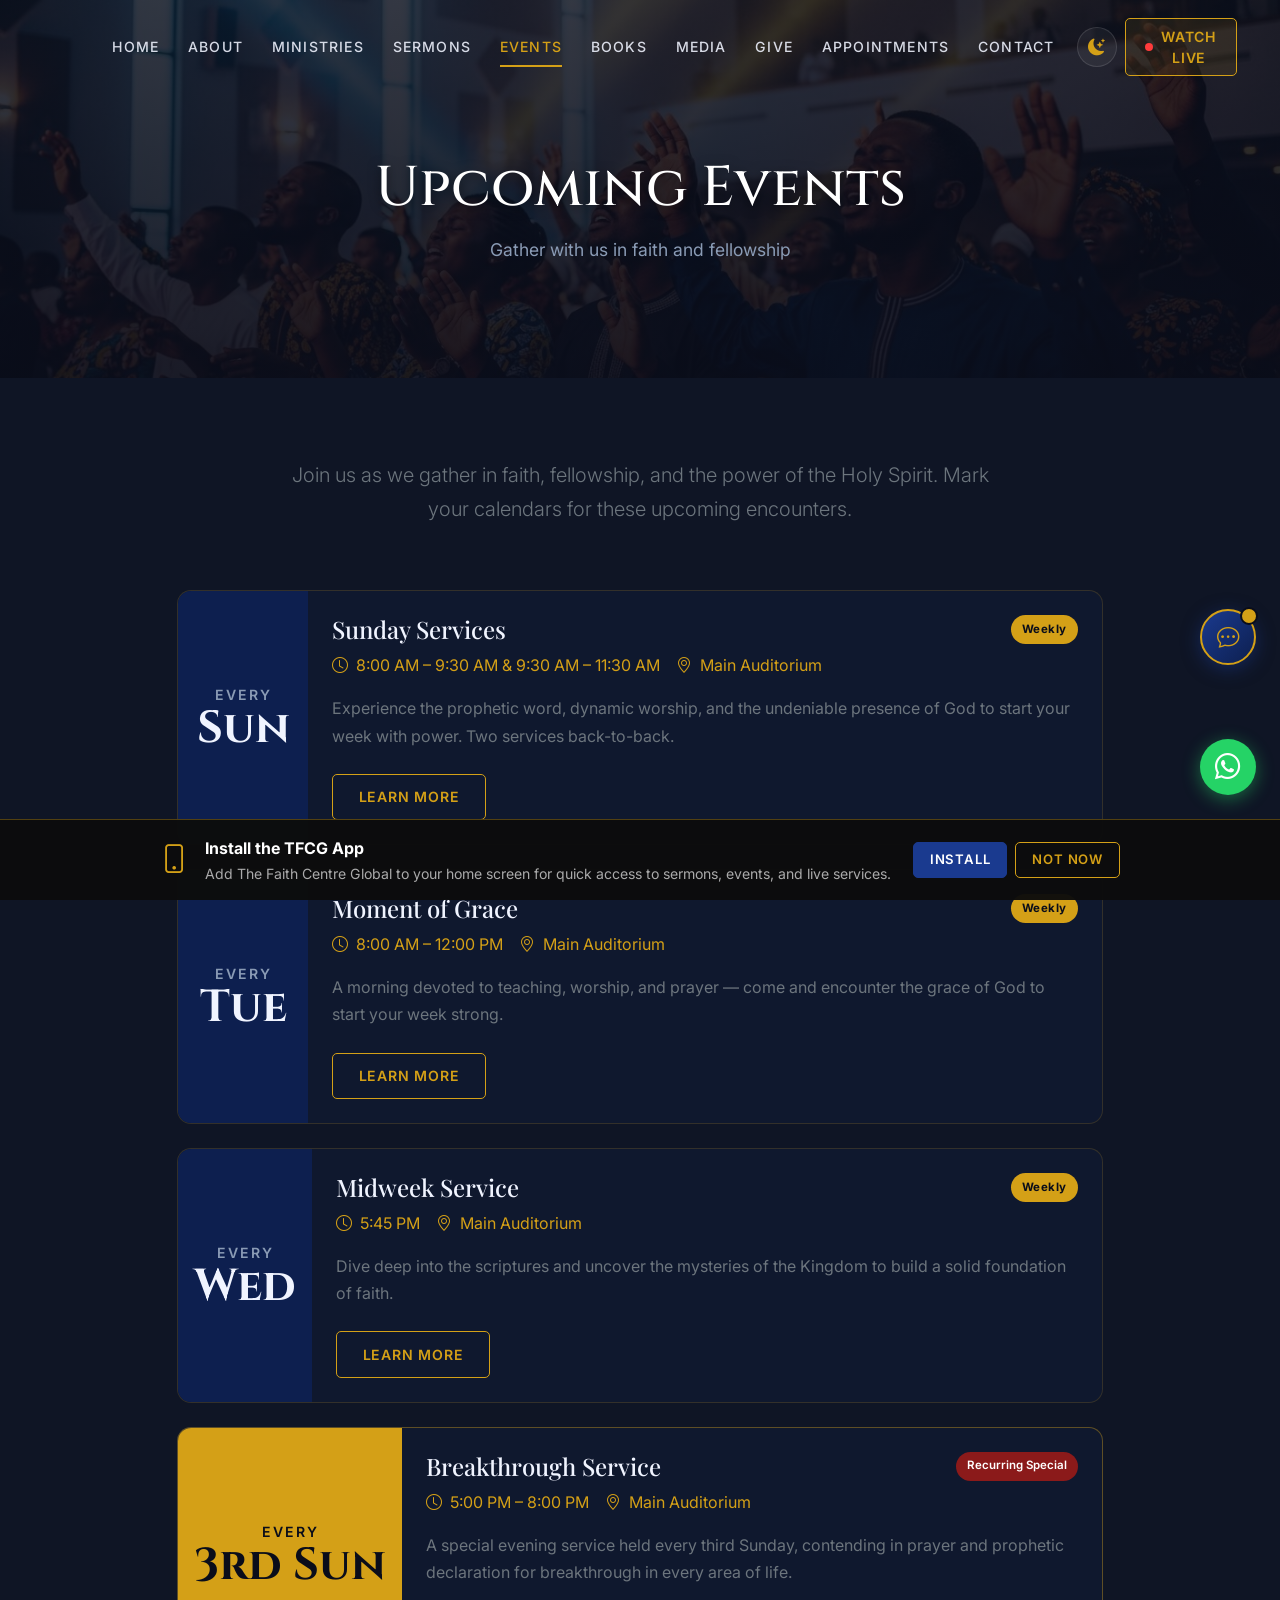
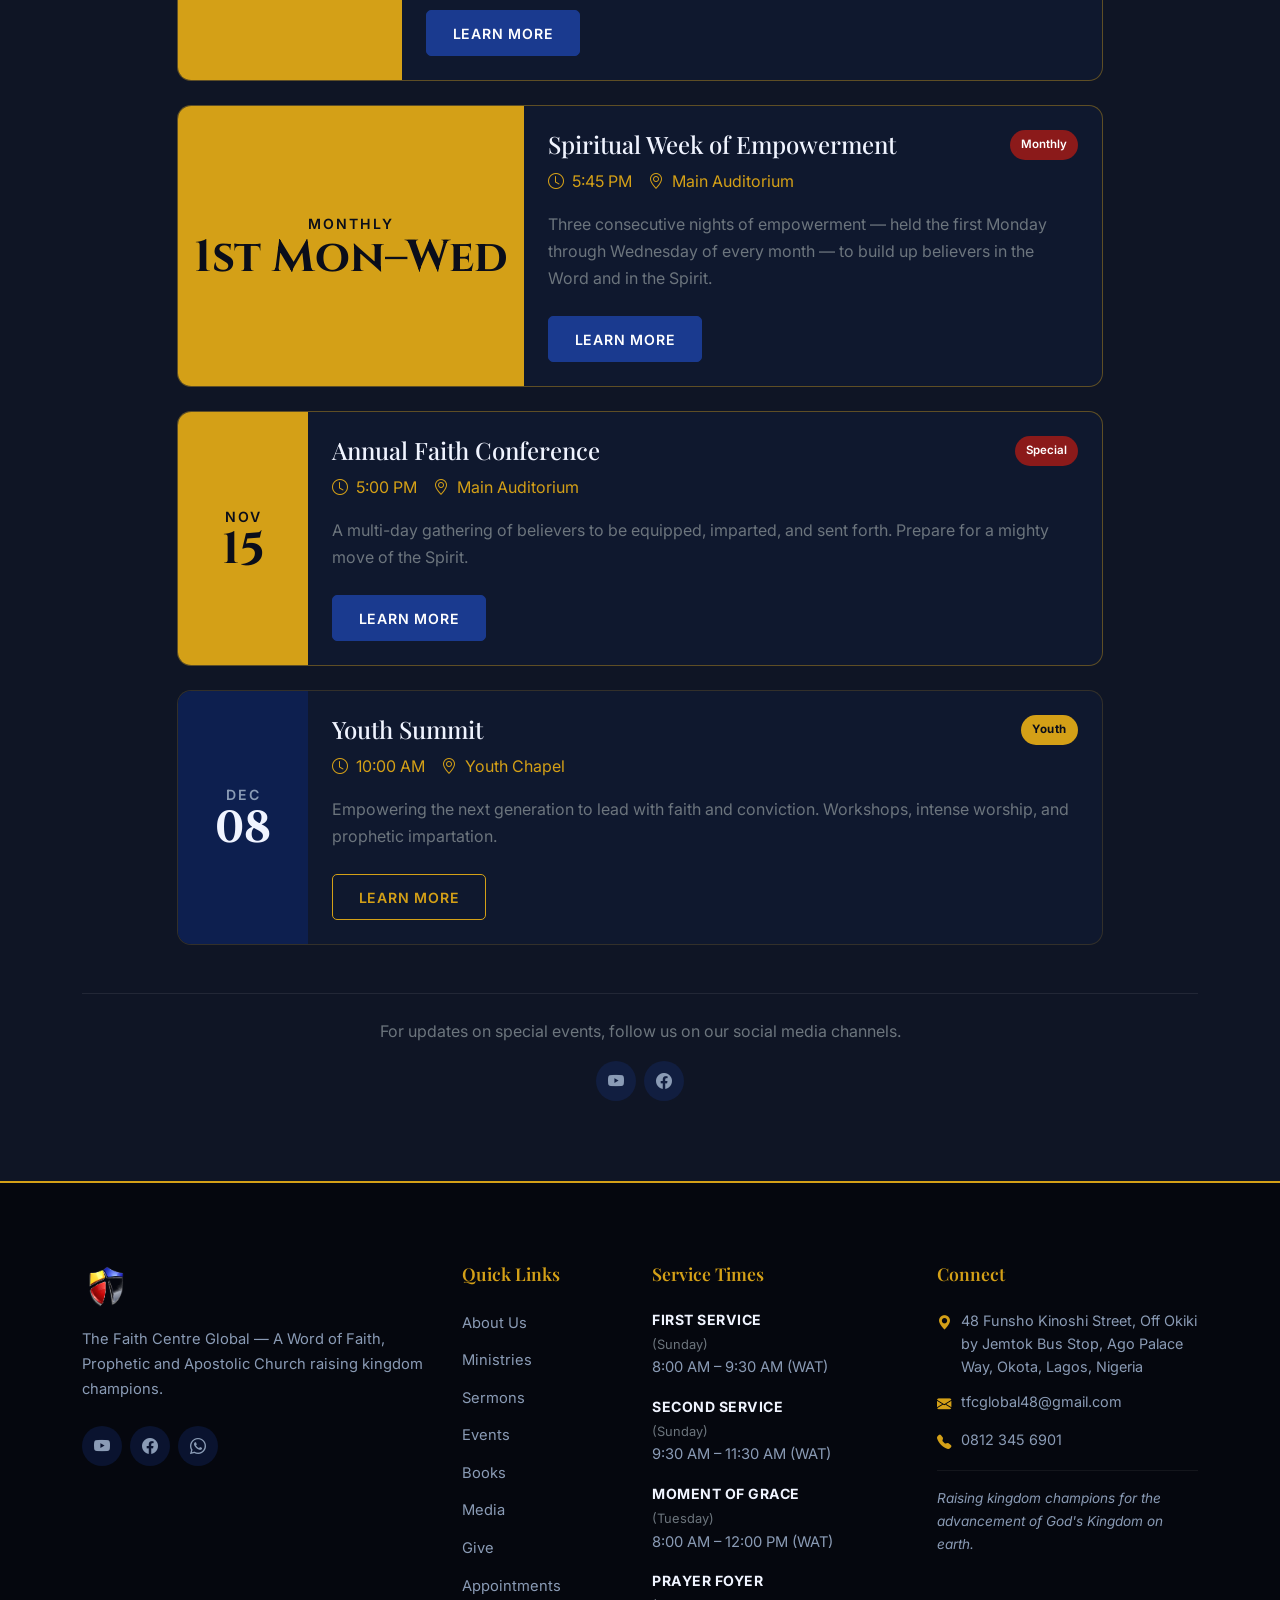
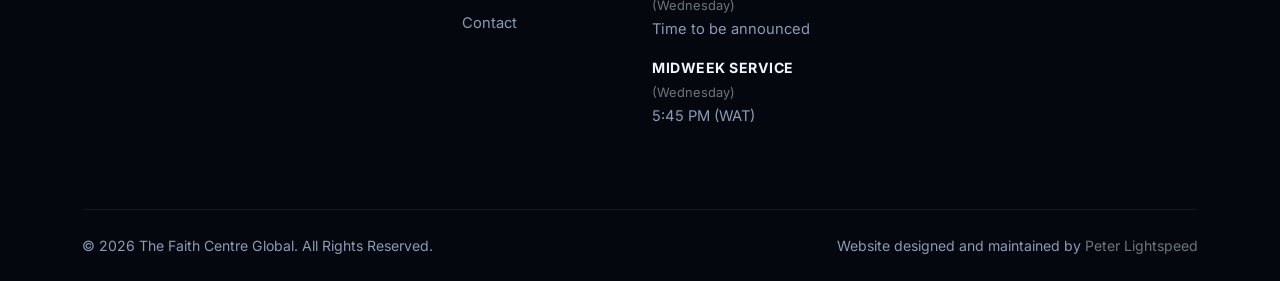
<file: events.html>
<!DOCTYPE html>
<html lang="en">
<head>
  <meta charset="UTF-8">
  <!-- Theme (dark/light) is applied here, before any CSS/content loads,
       to avoid a flash of the wrong theme. Dark is the site's default —
       a visitor only gets light mode if they explicitly saved that
       choice via the toggle (see js/theme.js) on a previous visit. -->
  <script>
    (function () {
      try {
        var stored = localStorage.getItem('tfcg-theme');
        var theme = stored || 'dark'; /* Dark is the site's default theme regardless of OS preference — only an explicit stored choice overrides it. */
        if (theme === 'light') document.documentElement.setAttribute('data-theme', 'light');
      } catch (e) { /* localStorage/matchMedia unavailable — default dark theme applies */ }
    })();
  </script>
  <meta name="viewport" content="width=device-width, initial-scale=1.0">
  <title>Events | The Faith Centre Global</title>
  <meta name="description" content="See upcoming events at The Faith Centre Global including weekly services, the Annual Faith Conference, and Youth Summit.">
  <meta name="keywords" content="TFCG events, church events Lagos, faith conference, youth summit">
  <link rel="canonical" href="https://www.thefaithcentreglobal.org/events.html">

  <meta property="og:type" content="website">
  <meta property="og:title" content="Events | The Faith Centre Global">
  <meta property="og:description" content="Join us for weekly services and special events at TFCG.">
  <meta property="og:image" content="public/opengraph.jpg">
  <meta property="og:url" content="https://www.thefaithcentreglobal.org/events.html">
  <meta property="og:site_name" content="The Faith Centre Global">
  <meta name="twitter:card" content="summary_large_image">
  <meta name="twitter:title" content="Events | The Faith Centre Global">
  <meta name="twitter:description" content="Join us for weekly services and special events at TFCG.">
  <meta name="twitter:image" content="public/opengraph.jpg">

  <!-- Favicons — official church logo. ?v=3 cache-busts browsers that
       aggressively cache favicons so the corrected logo shows up without
       requiring a hard refresh. Bump the version if you ever replace
       these image files again. -->
  <link rel="icon" type="image/svg+xml" href="public/favicon.svg?v=3">
    <link rel="icon" type="image/png" sizes="32x32" href="images/icons/favicon-32x32.png?v=3">
    <link rel="icon" type="image/png" sizes="16x16" href="images/icons/favicon-16x16.png?v=3">
    <link rel="shortcut icon" href="images/icons/favicon.ico?v=3">
    <link rel="apple-touch-icon" sizes="180x180" href="images/icons/apple-touch-icon.png?v=3">
    <link rel="manifest" href="site.webmanifest?v=3">
    <meta name="theme-color" content="#0d0d0d">
  <meta name="robots" content="index, follow">
  <link rel="preconnect" href="https://fonts.googleapis.com">
  <link rel="preconnect" href="https://fonts.gstatic.com" crossorigin>
  <link rel="preconnect" href="https://cdn.jsdelivr.net" crossorigin>
  <link rel="stylesheet" href="https://cdn.jsdelivr.net/npm/bootstrap@5.3.3/dist/css/bootstrap.min.css">
  <link rel="stylesheet" href="https://cdn.jsdelivr.net/npm/bootstrap-icons@1.11.3/font/bootstrap-icons.min.css">
  <link href="https://fonts.googleapis.com/css2?family=Cinzel:wght@400;600;700&family=Playfair+Display:wght@400;600;700&family=Inter:wght@300;400;500;600&display=swap" rel="stylesheet">
  <link rel="stylesheet" href="https://cdn.jsdelivr.net/npm/aos@2.3.4/dist/aos.css">
  <link rel="stylesheet" href="css/style.css">

    <script type="application/ld+json">
    {
      "@context": "https://schema.org",
      "@type": "BreadcrumbList",
      "itemListElement": [
        { "@type": "ListItem", "position": 1, "name": "Home", "item": "https://www.thefaithcentreglobal.org/index.html" },
        { "@type": "ListItem", "position": 2, "name": "Events", "item": "https://www.thefaithcentreglobal.org/events.html" }
      ]
    }
    </script>
  </head>
<body class="navbar-dark">

  <div id="announcement-bar" class="announcement-bar" hidden></div>

  <a class="visually-hidden-focusable" href="#main-content">Skip to main content</a>

  <nav id="navbar" class="navbar navbar-expand-lg fixed-top" aria-label="Main navigation">
    <div class="container">
      <a class="navbar-brand" href="index.html" aria-label="The Faith Centre Global home">
        <img src="images/tfcg_logo.png" alt="The Faith Centre Global logo" class="navbar-logo" width="52" height="52">
      </a>
      <button class="navbar-toggler" type="button" data-bs-toggle="collapse" data-bs-target="#navbarNav" aria-controls="navbarNav" aria-expanded="false" aria-label="Toggle navigation">
        <span class="navbar-toggler-icon"></span>
      </button>
      <div class="collapse navbar-collapse" id="navbarNav">
        <ul class="navbar-nav ms-auto align-items-center">
          <li class="nav-item"><a class="nav-link" href="index.html">Home</a></li>
          <li class="nav-item"><a class="nav-link" href="about.html">About</a></li>
          <li class="nav-item"><a class="nav-link" href="ministries.html">Ministries</a></li>
          <li class="nav-item"><a class="nav-link" href="sermons.html">Sermons</a></li>
          <li class="nav-item"><a class="nav-link active" href="events.html" aria-current="page">Events</a></li>
          <li class="nav-item"><a class="nav-link" href="books.html">Books</a></li>
          <li class="nav-item"><a class="nav-link" href="media.html">Media</a></li>
          <li class="nav-item"><a class="nav-link" href="giving.html">Give</a></li>
          <li class="nav-item"><a class="nav-link" href="appointments.html">Appointments</a></li>
          <li class="nav-item"><a class="nav-link" href="contact.html">Contact</a></li>
          <li class="nav-item ms-lg-2 mt-3 mt-lg-0">
            <button type="button" id="themeToggle" class="theme-toggle-btn" aria-label="Switch to light mode" aria-pressed="false" title="Switch to light mode">
              <i class="bi bi-moon-stars-fill" id="themeToggleIcon" aria-hidden="true"></i>
            </button>
          </li>
          <li class="nav-item ms-lg-2 mt-3 mt-lg-0">
            <a class="btn btn-watch-live" href="livestream.html">
              <span class="live-dot" aria-hidden="true"></span> Watch Live
            </a>
          </li>
        </ul>
      </div>
    </div>
  </nav>

  <main id="main-content">

  <div class="page-hero">
    <div class="container" data-aos="fade-up">
      <h1>Upcoming Events</h1>
      <p>Gather with us in faith and fellowship</p>
    </div>
  </div>

  <section class="section-dark-2">
    <div class="container">
      <div class="row justify-content-center mb-5 text-center" data-aos="fade-up">
        <div class="col-lg-8">
          <p class="lead text-secondary">Join us as we gather in faith, fellowship, and the power of the Holy Spirit. Mark your calendars for these upcoming encounters.</p>
        </div>
      </div>

      <h2 class="visually-hidden">Upcoming Event List</h2>
      <!-- Event cards are generated from content/events.json — edit that file to add, remove, or update events. See CONTENT_SCHEMA.md. -->
      <div class="row g-4 justify-content-center" id="events-list"></div>

      <div class="text-center mt-5 pt-4" style="border-top: 1px solid rgba(255,255,255,0.08);">
        <p class="text-secondary">For updates on special events, follow us on our social media channels.</p>
        <div class="footer-social d-inline-flex">
          <a href="https://www.youtube.com/@TfcglobalTV" target="_blank" rel="noopener noreferrer" aria-label="TFCG on YouTube"><i class="bi bi-youtube" aria-hidden="true"></i></a>
          <a href="https://web.facebook.com/profile.php?id=61572908337081" target="_blank" rel="noopener noreferrer" aria-label="TFCG on Facebook"><i class="bi bi-facebook" aria-hidden="true"></i></a>
        </div>
      </div>
    </div>
  </section>

  </main>

  <footer class="site-footer" role="contentinfo">
    <div class="container">
      <div class="row g-4 footer-main">
        <div class="col-lg-4 col-md-6">
          <a href="index.html" class="d-inline-block mb-3">
            <img src="images/tfcg_logo.png" alt="The Faith Centre Global logo" class="footer-logo" width="48" height="48" loading="lazy">
          </a>
          <p class="footer-tagline" id="footer-tagline">The Faith Centre Global — A Word of Faith, Prophetic and Apostolic Church raising kingdom champions.</p>
          <div class="footer-social" id="footer-social">
            <a href="https://www.youtube.com/@TfcglobalTV" target="_blank" rel="noopener noreferrer" aria-label="TFCG on YouTube"><i class="bi bi-youtube" aria-hidden="true"></i></a>
            <a href="https://web.facebook.com/profile.php?id=61572908337081" target="_blank" rel="noopener noreferrer" aria-label="TFCG on Facebook"><i class="bi bi-facebook" aria-hidden="true"></i></a>
            <a href="https://wa.me/2348123456901" target="_blank" rel="noopener noreferrer" aria-label="Contact TFCG on WhatsApp"><i class="bi bi-whatsapp" aria-hidden="true"></i></a>
          </div>
        </div>
        <div class="col-lg-2 col-md-6">
          <h2 class="footer-heading h5">Quick Links</h2>
          <ul class="footer-links">
            <li><a href="about.html">About Us</a></li>
            <li><a href="ministries.html">Ministries</a></li>
            <li><a href="sermons.html">Sermons</a></li>
            <li><a href="events.html">Events</a></li>
            <li><a href="books.html">Books</a></li>
            <li><a href="media.html">Media</a></li>
            <li><a href="giving.html">Give</a></li>
            <li><a href="appointments.html">Appointments</a></li>
            <li><a href="contact.html">Contact</a></li>
          </ul>
        </div>
        <div class="col-lg-3 col-md-6">
          <h2 class="footer-heading h5">Service Times</h2>
          <ul class="footer-service-times" id="footer-service-times">
            <li><strong>First Service</strong> <span class="text-secondary small">(Sunday)</span><br>8:00 AM – 9:30 AM (WAT)</li>
            <li><strong>Second Service</strong> <span class="text-secondary small">(Sunday)</span><br>9:30 AM – 11:30 AM (WAT)</li>
            <li><strong>Moment of Grace</strong> <span class="text-secondary small">(Tuesday)</span><br>8:00 AM – 12:00 PM (WAT)</li>
            <li><strong>Prayer Foyer</strong> <span class="text-secondary small">(Wednesday)</span><br>Time to be announced</li>
            <li><strong>Midweek Service</strong> <span class="text-secondary small">(Wednesday)</span><br>5:45 PM (WAT)</li>
          </ul>
        </div>
        <div class="col-lg-3 col-md-6">
          <h2 class="footer-heading h5">Connect</h2>
          <address class="footer-address" id="footer-address">
            <p><i class="bi bi-geo-alt-fill" aria-hidden="true"></i> 48 Funsho Kinoshi Street, Off Okiki by Jemtok Bus Stop, Ago Palace Way, Okota, Lagos, Nigeria</p>
            <p><i class="bi bi-envelope-fill" aria-hidden="true"></i> <a href="mailto:tfcglobal48@gmail.com">tfcglobal48@gmail.com</a></p>
            <p><i class="bi bi-telephone-fill" aria-hidden="true"></i> <a href="tel:+2348123456901">0812 345 6901</a></p>
          </address>
          <p class="footer-ministry-statement" id="footer-ministry-statement">Raising kingdom champions for the advancement of God's Kingdom on earth.</p>
        </div>
      </div>
      <div class="footer-bottom">
        <p class="mb-0" id="footer-copyright">&copy; 2026 The Faith Centre Global. All Rights Reserved.</p>
        <p class="footer-credit mb-0">Website designed and maintained by <a href="https://peterlightspeed.github.io/portfolio" id="footer-credit-name" class="text-secondary footer-credit-link" target="_blank" rel="noopener noreferrer">Peter Lightspeed</a></p>
      </div>
    </div>
  </footer>

  <a href="https://wa.me/2348123456901" data-whatsapp-link target="_blank" rel="noopener noreferrer" class="whatsapp-float" title="Chat on WhatsApp" aria-label="Chat with us on WhatsApp">
    <i class="bi bi-whatsapp" aria-hidden="true"></i>
  </a>
  <button id="scrollTop" class="scroll-top-btn" title="Back to top" aria-label="Scroll back to top">
    <i class="bi bi-arrow-up" aria-hidden="true"></i>
  </button>

  <script src="https://cdn.jsdelivr.net/npm/bootstrap@5.3.3/dist/js/bootstrap.bundle.min.js"></script>
  <script src="https://cdn.jsdelivr.net/npm/aos@2.3.4/dist/aos.js"></script>
  <script src="js/content-loader.js"></script>
  <script src="js/render.js"></script>
  <script src="js/script.js"></script>
  <script src="js/pwa.js"></script>
  <script src="js/theme.js"></script>
  <script src="js/assistant.js" defer></script>
</body>
</html>
</file>
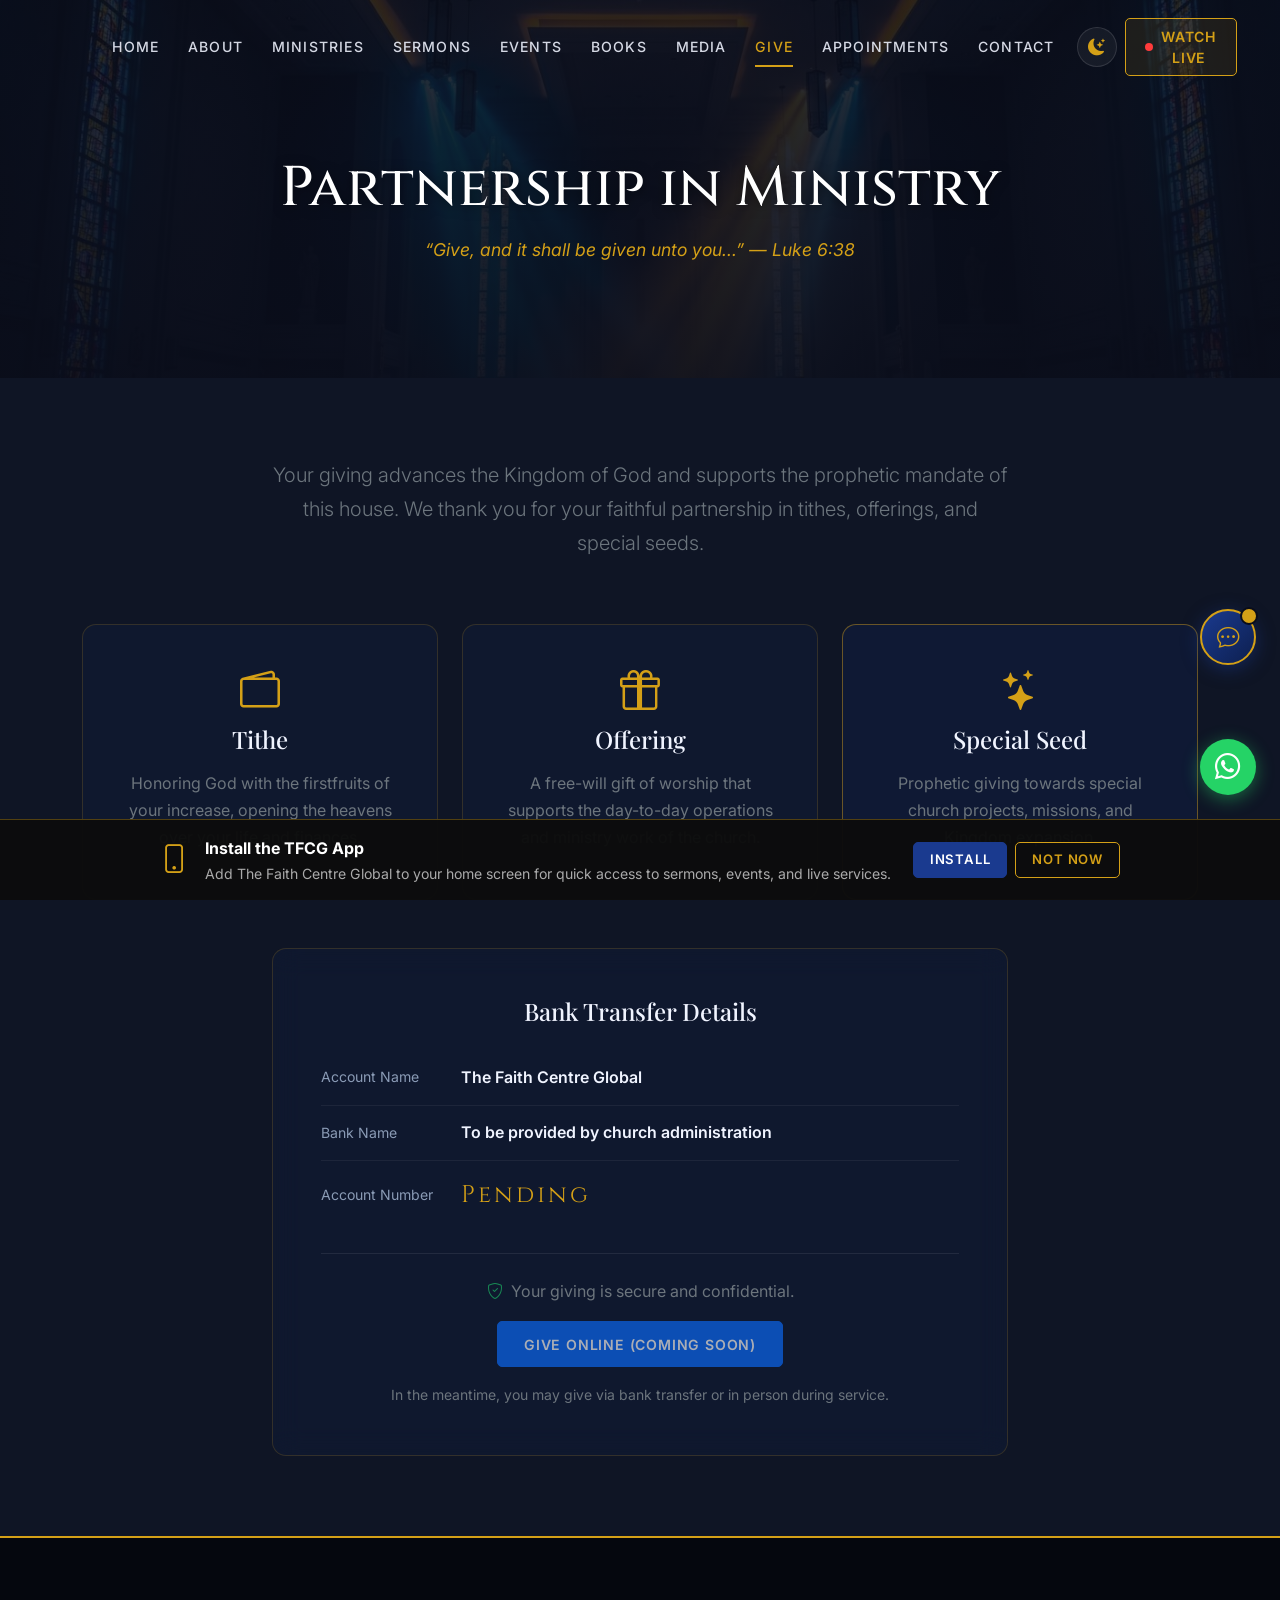
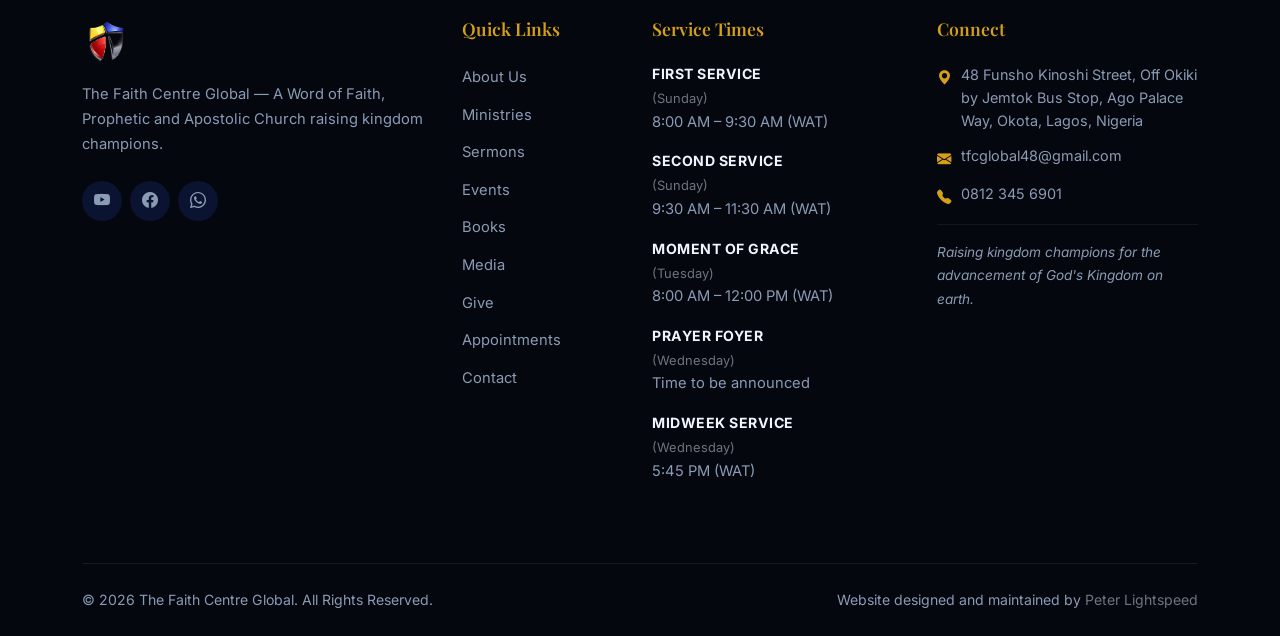
<file: giving.html>
<!DOCTYPE html>
<html lang="en">
<head>
  <meta charset="UTF-8">
  <!-- Theme (dark/light) is applied here, before any CSS/content loads,
       to avoid a flash of the wrong theme. Dark is the site's default —
       a visitor only gets light mode if they explicitly saved that
       choice via the toggle (see js/theme.js) on a previous visit. -->
  <script>
    (function () {
      try {
        var stored = localStorage.getItem('tfcg-theme');
        var theme = stored || 'dark'; /* Dark is the site's default theme regardless of OS preference — only an explicit stored choice overrides it. */
        if (theme === 'light') document.documentElement.setAttribute('data-theme', 'light');
      } catch (e) { /* localStorage/matchMedia unavailable — default dark theme applies */ }
    })();
  </script>
  <meta name="viewport" content="width=device-width, initial-scale=1.0">
  <title>Giving | The Faith Centre Global</title>
  <meta name="description" content="Support the work of The Faith Centre Global through tithes, offerings, and special seeds. Bank transfer details and future online giving options.">
  <meta name="keywords" content="TFCG giving, church tithe, church offering Lagos, online giving">
  <link rel="canonical" href="https://www.thefaithcentreglobal.org/giving.html">

  <meta property="og:type" content="website">
  <meta property="og:title" content="Giving | The Faith Centre Global">
  <meta property="og:description" content="Partner with The Faith Centre Global through tithes, offerings, and special seeds.">
  <meta property="og:image" content="public/opengraph.jpg">
  <meta property="og:url" content="https://www.thefaithcentreglobal.org/giving.html">
  <meta property="og:site_name" content="The Faith Centre Global">
  <meta name="twitter:card" content="summary_large_image">
  <meta name="twitter:title" content="Giving | The Faith Centre Global">
  <meta name="twitter:description" content="Partner with The Faith Centre Global through tithes, offerings, and special seeds.">
  <meta name="twitter:image" content="public/opengraph.jpg">

  <!-- Favicons — official church logo. ?v=3 cache-busts browsers that
       aggressively cache favicons so the corrected logo shows up without
       requiring a hard refresh. Bump the version if you ever replace
       these image files again. -->
  <link rel="icon" type="image/svg+xml" href="public/favicon.svg?v=3">
    <link rel="icon" type="image/png" sizes="32x32" href="images/icons/favicon-32x32.png?v=3">
    <link rel="icon" type="image/png" sizes="16x16" href="images/icons/favicon-16x16.png?v=3">
    <link rel="shortcut icon" href="images/icons/favicon.ico?v=3">
    <link rel="apple-touch-icon" sizes="180x180" href="images/icons/apple-touch-icon.png?v=3">
    <link rel="manifest" href="site.webmanifest?v=3">
    <meta name="theme-color" content="#0d0d0d">
  <meta name="robots" content="index, follow">
  <link rel="preconnect" href="https://fonts.googleapis.com">
  <link rel="preconnect" href="https://fonts.gstatic.com" crossorigin>
  <link rel="preconnect" href="https://cdn.jsdelivr.net" crossorigin>
  <link rel="stylesheet" href="https://cdn.jsdelivr.net/npm/bootstrap@5.3.3/dist/css/bootstrap.min.css">
  <link rel="stylesheet" href="https://cdn.jsdelivr.net/npm/bootstrap-icons@1.11.3/font/bootstrap-icons.min.css">
  <link href="https://fonts.googleapis.com/css2?family=Cinzel:wght@400;600;700&family=Playfair+Display:wght@400;600;700&family=Inter:wght@300;400;500;600&display=swap" rel="stylesheet">
  <link rel="stylesheet" href="https://cdn.jsdelivr.net/npm/aos@2.3.4/dist/aos.css">
  <link rel="stylesheet" href="css/style.css">

    <script type="application/ld+json">
    {
      "@context": "https://schema.org",
      "@type": "BreadcrumbList",
      "itemListElement": [
        { "@type": "ListItem", "position": 1, "name": "Home", "item": "https://www.thefaithcentreglobal.org/index.html" },
        { "@type": "ListItem", "position": 2, "name": "Give", "item": "https://www.thefaithcentreglobal.org/giving.html" }
      ]
    }
    </script>
  </head>
<body class="navbar-dark">

  <div id="announcement-bar" class="announcement-bar" hidden></div>

  <a class="visually-hidden-focusable" href="#main-content">Skip to main content</a>

  <nav id="navbar" class="navbar navbar-expand-lg fixed-top" aria-label="Main navigation">
    <div class="container">
      <a class="navbar-brand" href="index.html" aria-label="The Faith Centre Global home">
        <img src="images/tfcg_logo.png" alt="The Faith Centre Global logo" class="navbar-logo" width="52" height="52">
      </a>
      <button class="navbar-toggler" type="button" data-bs-toggle="collapse" data-bs-target="#navbarNav" aria-controls="navbarNav" aria-expanded="false" aria-label="Toggle navigation">
        <span class="navbar-toggler-icon"></span>
      </button>
      <div class="collapse navbar-collapse" id="navbarNav">
        <ul class="navbar-nav ms-auto align-items-center">
          <li class="nav-item"><a class="nav-link" href="index.html">Home</a></li>
          <li class="nav-item"><a class="nav-link" href="about.html">About</a></li>
          <li class="nav-item"><a class="nav-link" href="ministries.html">Ministries</a></li>
          <li class="nav-item"><a class="nav-link" href="sermons.html">Sermons</a></li>
          <li class="nav-item"><a class="nav-link" href="events.html">Events</a></li>
          <li class="nav-item"><a class="nav-link" href="books.html">Books</a></li>
          <li class="nav-item"><a class="nav-link" href="media.html">Media</a></li>
          <li class="nav-item"><a class="nav-link active" href="giving.html" aria-current="page">Give</a></li>
          <li class="nav-item"><a class="nav-link" href="appointments.html">Appointments</a></li>
          <li class="nav-item"><a class="nav-link" href="contact.html">Contact</a></li>
          <li class="nav-item ms-lg-2 mt-3 mt-lg-0">
            <button type="button" id="themeToggle" class="theme-toggle-btn" aria-label="Switch to light mode" aria-pressed="false" title="Switch to light mode">
              <i class="bi bi-moon-stars-fill" id="themeToggleIcon" aria-hidden="true"></i>
            </button>
          </li>
          <li class="nav-item ms-lg-2 mt-3 mt-lg-0">
            <a class="btn btn-watch-live" href="livestream.html">
              <span class="live-dot" aria-hidden="true"></span> Watch Live
            </a>
          </li>
        </ul>
      </div>
    </div>
  </nav>

  <main id="main-content">

  <div class="page-hero" style="background: linear-gradient(rgba(10, 13, 26, 0.85), rgba(10, 13, 26, 0.95)), url('images/hero-bg.jpg') center/cover;">
    <div class="container" data-aos="fade-up">
      <h1 id="giving-hero-title">Partnership in Ministry</h1>
      <p class="text-gold fst-italic" id="giving-hero-verse">"Give, and it shall be given unto you..." — Luke 6:38</p>
    </div>
  </div>

  <section class="section-dark-2">
    <div class="container">
      <div class="row justify-content-center text-center mb-5" data-aos="fade-up">
        <div class="col-lg-8">
          <p class="lead text-secondary" id="giving-intro">Your giving advances the Kingdom of God and supports the prophetic mandate of this house. We thank you for your faithful partnership in tithes, offerings, and special seeds.</p>
        </div>
      </div>

      <div class="row g-4 mb-5" id="giving-methods"></div>

      <div class="row justify-content-center">
        <div class="col-lg-8" data-aos="fade-up">
          <div class="glass-card p-4 p-md-5">
            <h2 class="heading-font text-white mb-4 text-center h4">Bank Transfer Details</h2>

            <div class="mb-4" id="giving-bank-details"></div>

            <!-- Online payment button is controlled by config/payments.json (Paystack).
                 TODO (Paystack): set "enabled": true and paste checkout links for
                 titheLink / offeringLink / seedLink / buildingLink / missionLink in
                 config/payments.json to switch this section on automatically. -->
            <div class="text-center mt-4 pt-4" style="border-top: 1px solid rgba(255,255,255,0.08);">
              <p class="text-secondary mb-3"><i class="bi bi-shield-check text-success me-2" aria-hidden="true"></i>Your giving is secure and confidential.</p>
              <div id="giving-online-btn-wrap">
                <button class="btn btn-primary" disabled aria-disabled="true">Give Online (Coming Soon)</button>
              </div>
              <p class="text-secondary small mt-3 mb-0" id="giving-note">In the meantime, you may give via bank transfer or in person during service.</p>
            </div>
          </div>
        </div>
      </div>
    </div>
  </section>

  </main>

  <footer class="site-footer" role="contentinfo">
    <div class="container">
      <div class="row g-4 footer-main">
        <div class="col-lg-4 col-md-6">
          <a href="index.html" class="d-inline-block mb-3">
            <img src="images/tfcg_logo.png" alt="The Faith Centre Global logo" class="footer-logo" width="48" height="48" loading="lazy">
          </a>
          <p class="footer-tagline" id="footer-tagline">The Faith Centre Global — A Word of Faith, Prophetic and Apostolic Church raising kingdom champions.</p>
          <div class="footer-social" id="footer-social">
            <a href="https://www.youtube.com/@TfcglobalTV" target="_blank" rel="noopener noreferrer" aria-label="TFCG on YouTube"><i class="bi bi-youtube" aria-hidden="true"></i></a>
            <a href="https://web.facebook.com/profile.php?id=61572908337081" target="_blank" rel="noopener noreferrer" aria-label="TFCG on Facebook"><i class="bi bi-facebook" aria-hidden="true"></i></a>
            <a href="https://wa.me/2348123456901" target="_blank" rel="noopener noreferrer" aria-label="Contact TFCG on WhatsApp"><i class="bi bi-whatsapp" aria-hidden="true"></i></a>
          </div>
        </div>
        <div class="col-lg-2 col-md-6">
          <h2 class="footer-heading h5">Quick Links</h2>
          <ul class="footer-links">
            <li><a href="about.html">About Us</a></li>
            <li><a href="ministries.html">Ministries</a></li>
            <li><a href="sermons.html">Sermons</a></li>
            <li><a href="events.html">Events</a></li>
            <li><a href="books.html">Books</a></li>
            <li><a href="media.html">Media</a></li>
            <li><a href="giving.html">Give</a></li>
            <li><a href="appointments.html">Appointments</a></li>
            <li><a href="contact.html">Contact</a></li>
          </ul>
        </div>
        <div class="col-lg-3 col-md-6">
          <h2 class="footer-heading h5">Service Times</h2>
          <ul class="footer-service-times" id="footer-service-times">
            <li><strong>First Service</strong> <span class="text-secondary small">(Sunday)</span><br>8:00 AM – 9:30 AM (WAT)</li>
            <li><strong>Second Service</strong> <span class="text-secondary small">(Sunday)</span><br>9:30 AM – 11:30 AM (WAT)</li>
            <li><strong>Moment of Grace</strong> <span class="text-secondary small">(Tuesday)</span><br>8:00 AM – 12:00 PM (WAT)</li>
            <li><strong>Prayer Foyer</strong> <span class="text-secondary small">(Wednesday)</span><br>Time to be announced</li>
            <li><strong>Midweek Service</strong> <span class="text-secondary small">(Wednesday)</span><br>5:45 PM (WAT)</li>
          </ul>
        </div>
        <div class="col-lg-3 col-md-6">
          <h2 class="footer-heading h5">Connect</h2>
          <address class="footer-address" id="footer-address">
            <p><i class="bi bi-geo-alt-fill" aria-hidden="true"></i> 48 Funsho Kinoshi Street, Off Okiki by Jemtok Bus Stop, Ago Palace Way, Okota, Lagos, Nigeria</p>
            <p><i class="bi bi-envelope-fill" aria-hidden="true"></i> <a href="mailto:tfcglobal48@gmail.com">tfcglobal48@gmail.com</a></p>
            <p><i class="bi bi-telephone-fill" aria-hidden="true"></i> <a href="tel:+2348123456901">0812 345 6901</a></p>
          </address>
          <p class="footer-ministry-statement" id="footer-ministry-statement">Raising kingdom champions for the advancement of God's Kingdom on earth.</p>
        </div>
      </div>
      <div class="footer-bottom">
        <p class="mb-0" id="footer-copyright">&copy; 2026 The Faith Centre Global. All Rights Reserved.</p>
        <p class="footer-credit mb-0">Website designed and maintained by <a href="https://peterlightspeed.github.io/portfolio" id="footer-credit-name" class="text-secondary footer-credit-link" target="_blank" rel="noopener noreferrer">Peter Lightspeed</a></p>
      </div>
    </div>
  </footer>

  <a href="https://wa.me/2348123456901" data-whatsapp-link target="_blank" rel="noopener noreferrer" class="whatsapp-float" title="Chat on WhatsApp" aria-label="Chat with us on WhatsApp">
    <i class="bi bi-whatsapp" aria-hidden="true"></i>
  </a>
  <button id="scrollTop" class="scroll-top-btn" title="Back to top" aria-label="Scroll back to top">
    <i class="bi bi-arrow-up" aria-hidden="true"></i>
  </button>

  <script src="https://cdn.jsdelivr.net/npm/bootstrap@5.3.3/dist/js/bootstrap.bundle.min.js"></script>
  <script src="https://cdn.jsdelivr.net/npm/aos@2.3.4/dist/aos.js"></script>
  <script src="js/content-loader.js"></script>
  <script src="js/render.js"></script>
  <script src="js/script.js"></script>
  <script src="js/pwa.js"></script>
  <script src="js/theme.js"></script>
  <script src="js/assistant.js" defer></script>
</body>
</html>
</file>
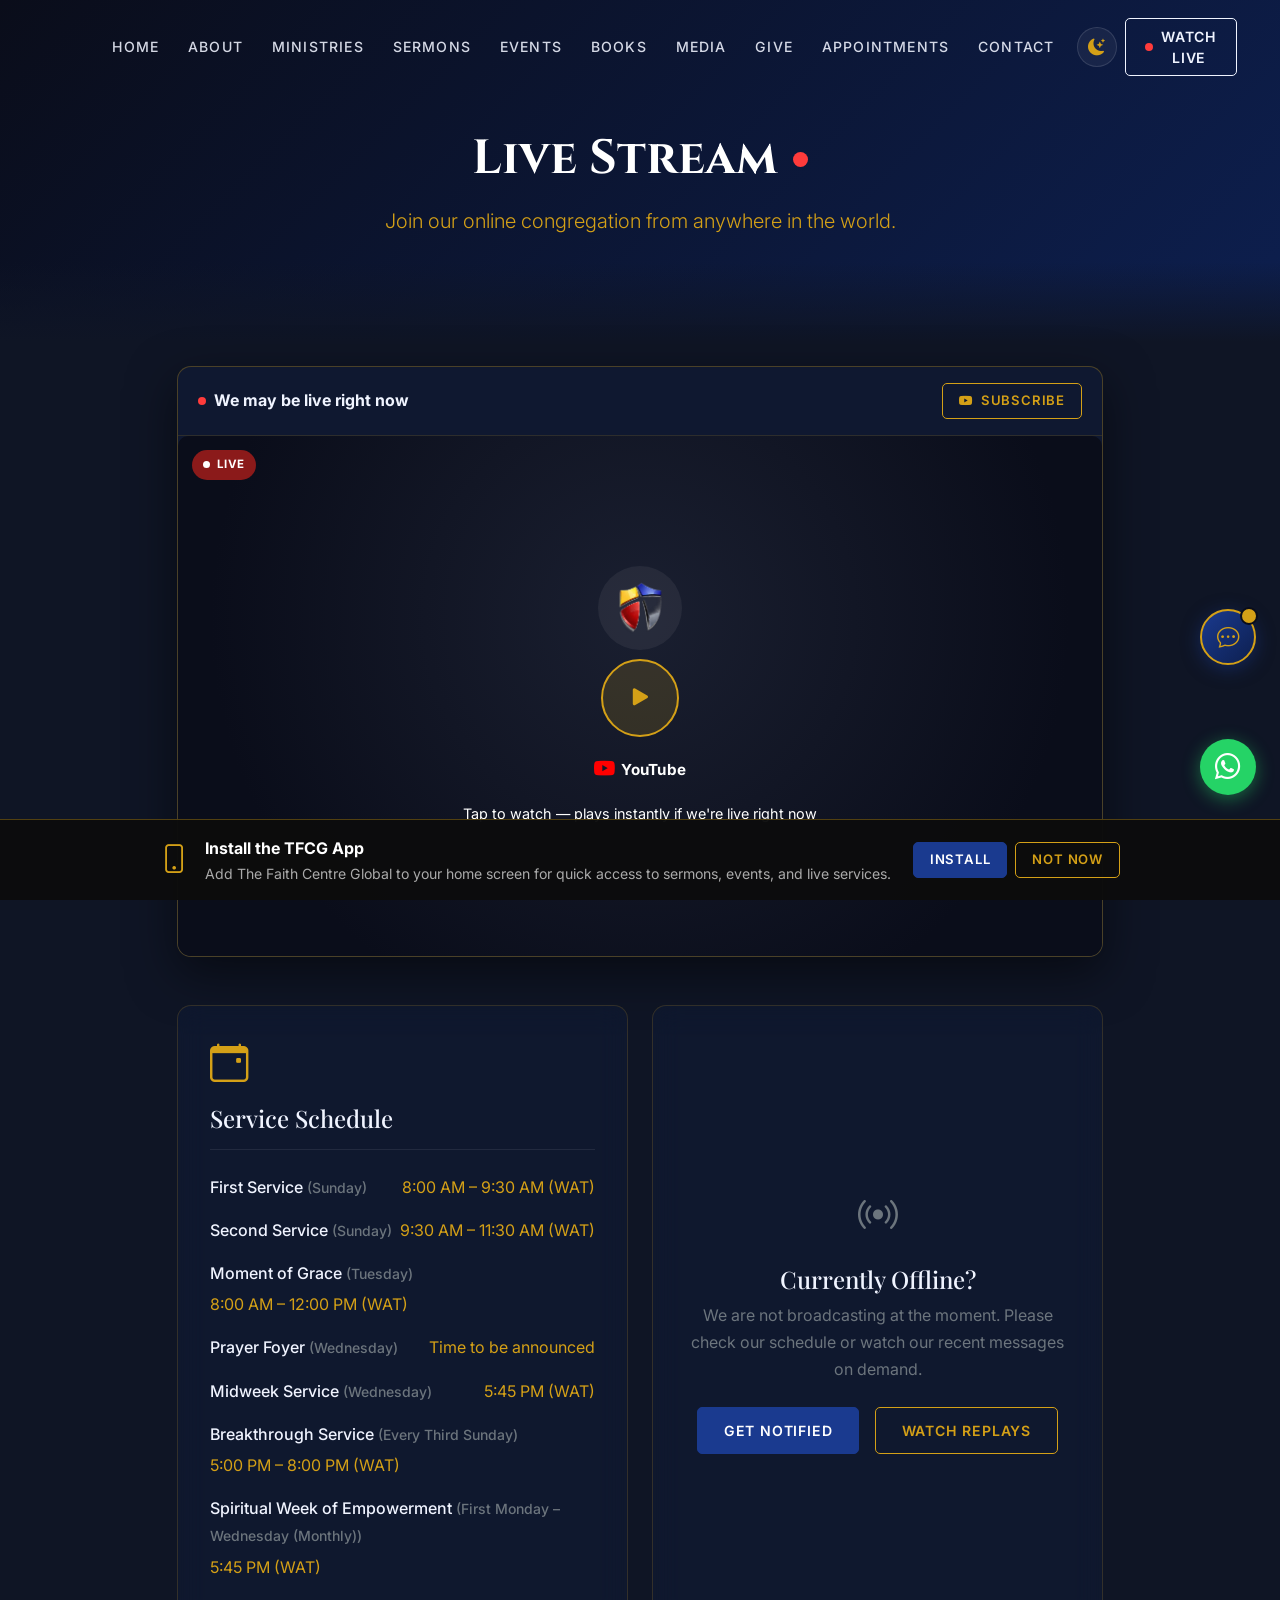
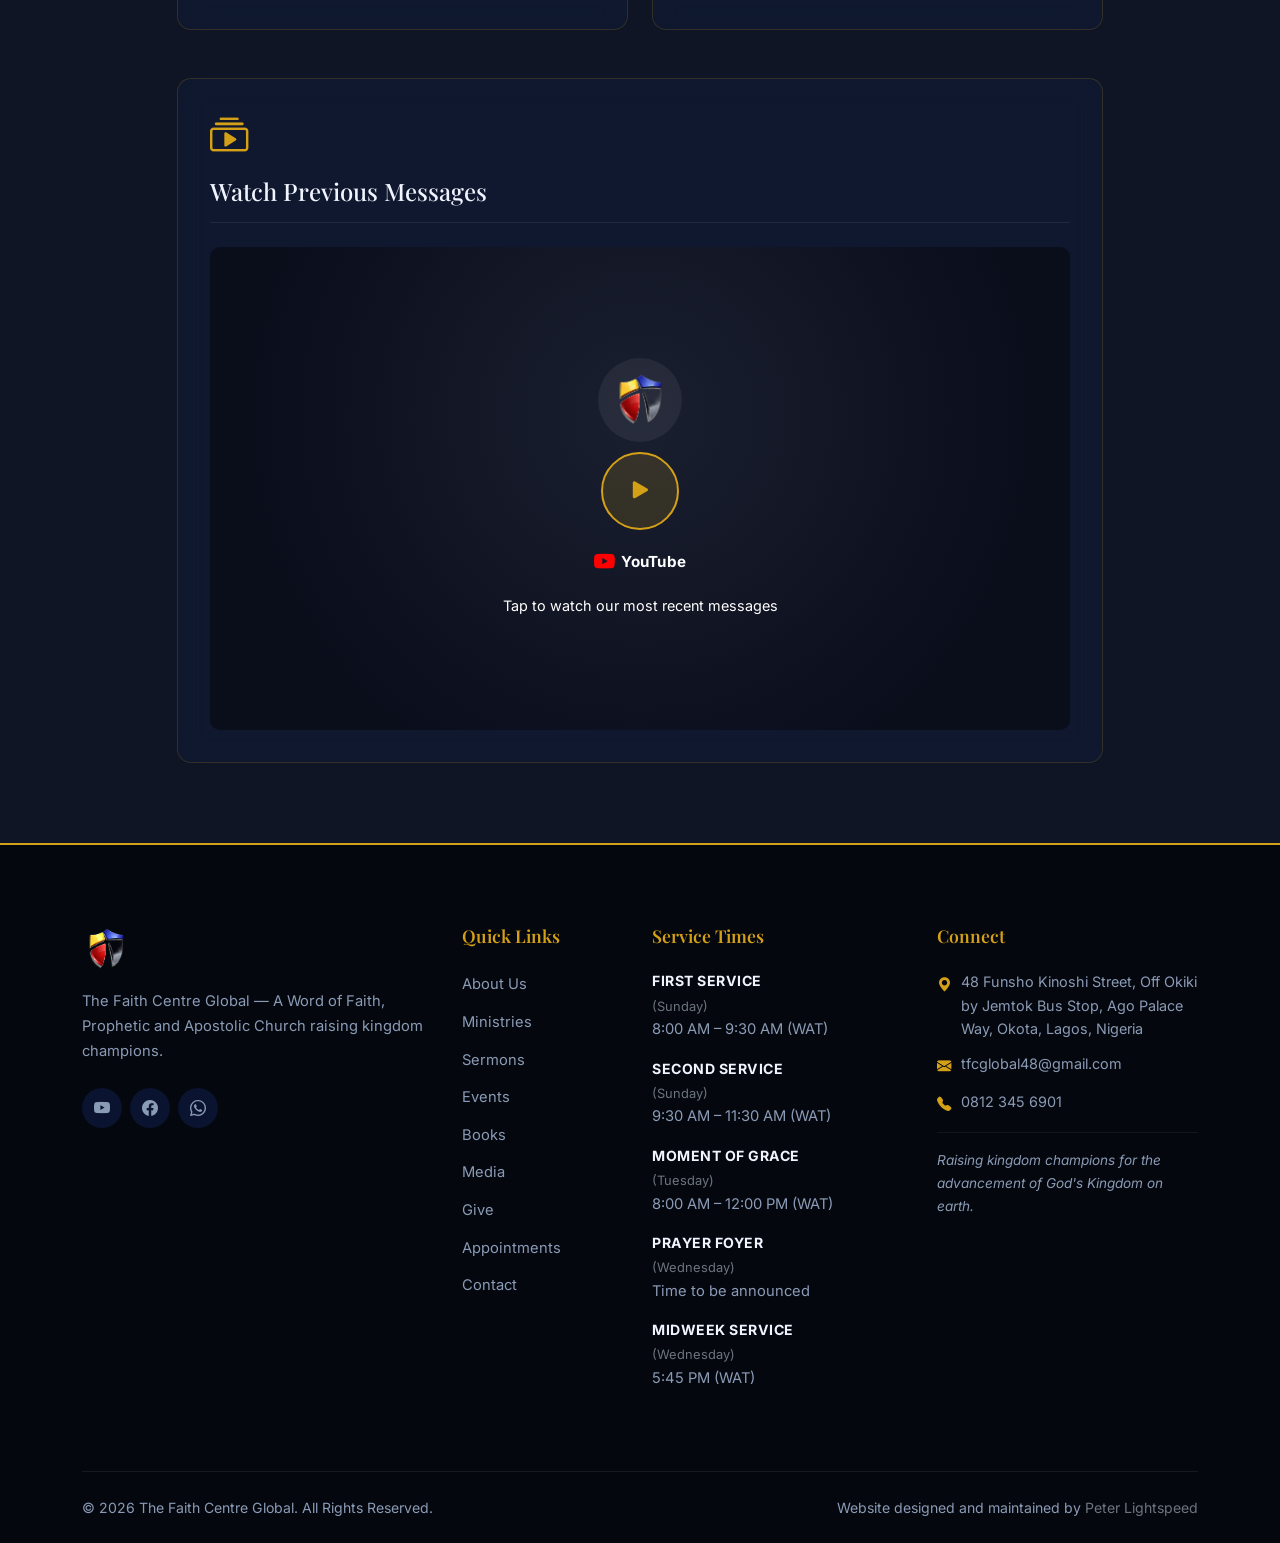
<file: livestream.html>
<!DOCTYPE html>
<html lang="en">
<head>
  <meta charset="UTF-8">
  <!-- Theme (dark/light) is applied here, before any CSS/content loads,
       to avoid a flash of the wrong theme. Dark is the site's default —
       a visitor only gets light mode if they explicitly saved that
       choice via the toggle (see js/theme.js) on a previous visit. -->
  <script>
    (function () {
      try {
        var stored = localStorage.getItem('tfcg-theme');
        var theme = stored || 'dark'; /* Dark is the site's default theme regardless of OS preference — only an explicit stored choice overrides it. */
        if (theme === 'light') document.documentElement.setAttribute('data-theme', 'light');
      } catch (e) { /* localStorage/matchMedia unavailable — default dark theme applies */ }
    })();
  </script>
  <meta name="viewport" content="width=device-width, initial-scale=1.0">
  <title>Live Stream | The Faith Centre Global</title>
  <meta name="description" content="Watch The Faith Centre Global live on YouTube every Sunday and Wednesday. Join our online congregation from anywhere in the world.">
  <meta name="keywords" content="TFCG live stream, watch church online, TFCG YouTube, online service Lagos">
  <link rel="canonical" href="https://www.thefaithcentreglobal.org/livestream.html">

  <meta property="og:type" content="website">
  <meta property="og:title" content="Live Stream | The Faith Centre Global">
  <meta property="og:description" content="Join our online congregation from anywhere in the world.">
  <meta property="og:image" content="public/opengraph.jpg">
  <meta property="og:url" content="https://www.thefaithcentreglobal.org/livestream.html">
  <meta property="og:site_name" content="The Faith Centre Global">
  <meta name="twitter:card" content="summary_large_image">
  <meta name="twitter:title" content="Live Stream | The Faith Centre Global">
  <meta name="twitter:description" content="Join our online congregation from anywhere in the world.">
  <meta name="twitter:image" content="public/opengraph.jpg">

  <!-- Favicons — official church logo. ?v=3 cache-busts browsers that
       aggressively cache favicons so the corrected logo shows up without
       requiring a hard refresh. Bump the version if you ever replace
       these image files again. -->
  <link rel="icon" type="image/svg+xml" href="public/favicon.svg?v=3">
    <link rel="icon" type="image/png" sizes="32x32" href="images/icons/favicon-32x32.png?v=3">
    <link rel="icon" type="image/png" sizes="16x16" href="images/icons/favicon-16x16.png?v=3">
    <link rel="shortcut icon" href="images/icons/favicon.ico?v=3">
    <link rel="apple-touch-icon" sizes="180x180" href="images/icons/apple-touch-icon.png?v=3">
    <link rel="manifest" href="site.webmanifest?v=3">
    <meta name="theme-color" content="#0d0d0d">
  <meta name="robots" content="index, follow">
  <link rel="preconnect" href="https://fonts.googleapis.com">
  <link rel="preconnect" href="https://fonts.gstatic.com" crossorigin>
  <link rel="preconnect" href="https://cdn.jsdelivr.net" crossorigin>
  <link rel="stylesheet" href="https://cdn.jsdelivr.net/npm/bootstrap@5.3.3/dist/css/bootstrap.min.css">
  <link rel="stylesheet" href="https://cdn.jsdelivr.net/npm/bootstrap-icons@1.11.3/font/bootstrap-icons.min.css">
  <link href="https://fonts.googleapis.com/css2?family=Cinzel:wght@400;600;700&family=Playfair+Display:wght@400;600;700&family=Inter:wght@300;400;500;600&display=swap" rel="stylesheet">
  <link rel="stylesheet" href="https://cdn.jsdelivr.net/npm/aos@2.3.4/dist/aos.css">
  <link rel="stylesheet" href="css/style.css">

    <script type="application/ld+json">
    {
      "@context": "https://schema.org",
      "@type": "BreadcrumbList",
      "itemListElement": [
        { "@type": "ListItem", "position": 1, "name": "Home", "item": "https://www.thefaithcentreglobal.org/index.html" },
        { "@type": "ListItem", "position": 2, "name": "Livestream", "item": "https://www.thefaithcentreglobal.org/livestream.html" }
      ]
    }
    </script>
  </head>
<body class="navbar-dark">

  <div id="announcement-bar" class="announcement-bar" hidden></div>

  <a class="visually-hidden-focusable" href="#main-content">Skip to main content</a>

  <nav id="navbar" class="navbar navbar-expand-lg fixed-top" aria-label="Main navigation">
    <div class="container">
      <a class="navbar-brand" href="index.html" aria-label="The Faith Centre Global home">
        <img src="images/tfcg_logo.png" alt="The Faith Centre Global logo" class="navbar-logo" width="52" height="52">
      </a>
      <button class="navbar-toggler" type="button" data-bs-toggle="collapse" data-bs-target="#navbarNav" aria-controls="navbarNav" aria-expanded="false" aria-label="Toggle navigation">
        <span class="navbar-toggler-icon"></span>
      </button>
      <div class="collapse navbar-collapse" id="navbarNav">
        <ul class="navbar-nav ms-auto align-items-center">
          <li class="nav-item"><a class="nav-link" href="index.html">Home</a></li>
          <li class="nav-item"><a class="nav-link" href="about.html">About</a></li>
          <li class="nav-item"><a class="nav-link" href="ministries.html">Ministries</a></li>
          <li class="nav-item"><a class="nav-link" href="sermons.html">Sermons</a></li>
          <li class="nav-item"><a class="nav-link" href="events.html">Events</a></li>
          <li class="nav-item"><a class="nav-link" href="books.html">Books</a></li>
          <li class="nav-item"><a class="nav-link" href="media.html">Media</a></li>
          <li class="nav-item"><a class="nav-link" href="giving.html">Give</a></li>
          <li class="nav-item"><a class="nav-link" href="appointments.html">Appointments</a></li>
          <li class="nav-item"><a class="nav-link" href="contact.html">Contact</a></li>
          <li class="nav-item ms-lg-2 mt-3 mt-lg-0">
            <button type="button" id="themeToggle" class="theme-toggle-btn" aria-label="Switch to light mode" aria-pressed="false" title="Switch to light mode">
              <i class="bi bi-moon-stars-fill" id="themeToggleIcon" aria-hidden="true"></i>
            </button>
          </li>
          <li class="nav-item ms-lg-2 mt-3 mt-lg-0">
            <a class="btn btn-watch-live active" href="livestream.html" aria-current="page">
              <span class="live-dot" aria-hidden="true"></span> Watch Live
            </a>
          </li>
        </ul>
      </div>
    </div>
  </nav>

  <main id="main-content">

  <div class="livestream-hero">
    <div class="container" data-aos="fade-up">
      <h1 class="display-font fw-bold mb-3 d-flex align-items-center justify-content-center gap-3" style="font-size: clamp(2rem, 4vw, 3rem);">
        Live Stream <span class="live-dot" style="width: 15px; height: 15px;" aria-hidden="true"></span>
      </h1>
      <p class="lead text-gold">Join our online congregation from anywhere in the world.</p>
    </div>
  </div>

  <section class="section-dark-2 pt-4">
    <div class="container">

      <div class="row justify-content-center" data-aos="fade-up">
        <div class="col-lg-10">
          <div class="player-card mb-5">
            <div class="player-header">
              <div class="d-flex align-items-center gap-2" role="status" aria-live="polite">
                <span class="live-dot" aria-hidden="true"></span>
                <span class="text-white fw-bold" id="livestream-live-label">We may be live right now</span>
              </div>
              <a href="https://www.youtube.com/@TfcglobalTV" target="_blank" rel="noopener noreferrer" class="btn btn-sm btn-outline-gold"><i class="bi bi-youtube me-1" aria-hidden="true"></i> <span id="livestream-subscribe-label">Subscribe</span></a>
            </div>

            <div class="ratio ratio-16x9" id="livestream-embed">
              <!--
                LIVESTREAM EMBED — see LIVESTREAM_GUIDE.md for full instructions.
                Filled in by js/render.js from config/livestream.json as a
                click-to-play facade (becomes the real embed once tapped — see
                LIVESTREAM_GUIDE.md, section 8). To feature one specific past
                broadcast instead of the live channel feed, set "embedMode":
                "video" and "videoId": "VIDEO_ID" in config/livestream.json —
                no HTML edit needed.

                TODO: To automatically detect and switch to a live video without
                manual edits, integrate the YouTube Data API v3 "search.list"
                (eventType=live) endpoint — see LIVESTREAM_GUIDE.md, section 6.
                Do NOT implement this without a backend, since it requires a
                server-side API key.
              -->
            </div>
          </div>
        </div>
      </div>

      <div class="row g-4 justify-content-center" data-aos="fade-up" data-aos-delay="100">

        <div class="col-lg-5">
          <div class="glass-card h-100">
            <h2 class="heading-font text-white pb-3 mb-4 h4" style="border-bottom: 1px solid rgba(255,255,255,0.08);"><i class="bi bi-calendar-event text-gold me-2" aria-hidden="true"></i>Service Schedule</h2>
            <ul class="list-unstyled mb-0" id="livestream-schedule-list"></ul>
          </div>
        </div>

        <div class="col-lg-5">
          <div class="glass-card h-100 text-center d-flex flex-column justify-content-center">
            <i class="bi bi-broadcast fs-1 text-secondary mb-3" aria-hidden="true"></i>
            <h2 class="text-white heading-font mb-2 h4" id="livestream-offline-title">Currently Offline?</h2>
            <p class="text-secondary mb-4" id="livestream-offline-message">We are not broadcasting at the moment. Please check our schedule or watch our recent messages on demand.</p>
            <div class="d-flex justify-content-center gap-3 flex-wrap">
              <a href="contact.html" id="livestream-offline-btn-primary" class="btn btn-primary">Get Notified</a>
              <a href="sermons.html" id="livestream-offline-btn-secondary" class="btn btn-outline-gold">Watch Replays</a>
            </div>
          </div>
        </div>

      </div>

      <!--
        WATCH PREVIOUS MESSAGES — always shows real, playable content
        (the channel's most recent uploads), whether or not the church
        is live right now, so this page never just shows a dead
        "offline" message with nothing to actually watch. This uses
        YouTube's automatic per-channel "uploads" playlist — every
        channel has one for free, with no API key and no manual
        maintenance: it updates by itself every time a new video is
        uploaded. See LIVESTREAM_GUIDE.md, section 7, for how the
        embed URL is derived from the Channel ID.
      -->
      <div class="row justify-content-center mt-5" data-aos="fade-up" data-aos-delay="150">
        <div class="col-lg-10">
          <div class="glass-card">
            <h2 class="heading-font text-white pb-3 mb-4 h4" style="border-bottom: 1px solid rgba(255,255,255,0.08);"><i class="bi bi-collection-play text-gold me-2" aria-hidden="true"></i>Watch Previous Messages</h2>
            <div class="ratio ratio-16x9" id="livestream-replay-embed">
              <!-- Filled in by js/render.js from config/livestream.json -->
            </div>
          </div>
        </div>

      </div>

    </div>
  </section>

  </main>

  <footer class="site-footer" role="contentinfo">
    <div class="container">
      <div class="row g-4 footer-main">
        <div class="col-lg-4 col-md-6">
          <a href="index.html" class="d-inline-block mb-3">
            <img src="images/tfcg_logo.png" alt="The Faith Centre Global logo" class="footer-logo" width="48" height="48" loading="lazy">
          </a>
          <p class="footer-tagline" id="footer-tagline">The Faith Centre Global — A Word of Faith, Prophetic and Apostolic Church raising kingdom champions.</p>
          <div class="footer-social" id="footer-social">
            <a href="https://www.youtube.com/@TfcglobalTV" target="_blank" rel="noopener noreferrer" aria-label="TFCG on YouTube"><i class="bi bi-youtube" aria-hidden="true"></i></a>
            <a href="https://web.facebook.com/profile.php?id=61572908337081" target="_blank" rel="noopener noreferrer" aria-label="TFCG on Facebook"><i class="bi bi-facebook" aria-hidden="true"></i></a>
            <a href="https://wa.me/2348123456901" target="_blank" rel="noopener noreferrer" aria-label="Contact TFCG on WhatsApp"><i class="bi bi-whatsapp" aria-hidden="true"></i></a>
          </div>
        </div>
        <div class="col-lg-2 col-md-6">
          <h2 class="footer-heading h5">Quick Links</h2>
          <ul class="footer-links">
            <li><a href="about.html">About Us</a></li>
            <li><a href="ministries.html">Ministries</a></li>
            <li><a href="sermons.html">Sermons</a></li>
            <li><a href="events.html">Events</a></li>
            <li><a href="books.html">Books</a></li>
            <li><a href="media.html">Media</a></li>
            <li><a href="giving.html">Give</a></li>
            <li><a href="appointments.html">Appointments</a></li>
            <li><a href="contact.html">Contact</a></li>
          </ul>
        </div>
        <div class="col-lg-3 col-md-6">
          <h2 class="footer-heading h5">Service Times</h2>
          <ul class="footer-service-times" id="footer-service-times">
            <li><strong>First Service</strong> <span class="text-secondary small">(Sunday)</span><br>8:00 AM – 9:30 AM (WAT)</li>
            <li><strong>Second Service</strong> <span class="text-secondary small">(Sunday)</span><br>9:30 AM – 11:30 AM (WAT)</li>
            <li><strong>Moment of Grace</strong> <span class="text-secondary small">(Tuesday)</span><br>8:00 AM – 12:00 PM (WAT)</li>
            <li><strong>Prayer Foyer</strong> <span class="text-secondary small">(Wednesday)</span><br>Time to be announced</li>
            <li><strong>Midweek Service</strong> <span class="text-secondary small">(Wednesday)</span><br>5:45 PM (WAT)</li>
          </ul>
        </div>
        <div class="col-lg-3 col-md-6">
          <h2 class="footer-heading h5">Connect</h2>
          <address class="footer-address" id="footer-address">
            <p><i class="bi bi-geo-alt-fill" aria-hidden="true"></i> 48 Funsho Kinoshi Street, Off Okiki by Jemtok Bus Stop, Ago Palace Way, Okota, Lagos, Nigeria</p>
            <p><i class="bi bi-envelope-fill" aria-hidden="true"></i> <a href="mailto:tfcglobal48@gmail.com">tfcglobal48@gmail.com</a></p>
            <p><i class="bi bi-telephone-fill" aria-hidden="true"></i> <a href="tel:+2348123456901">0812 345 6901</a></p>
          </address>
          <p class="footer-ministry-statement" id="footer-ministry-statement">Raising kingdom champions for the advancement of God's Kingdom on earth.</p>
        </div>
      </div>
      <div class="footer-bottom">
        <p class="mb-0" id="footer-copyright">&copy; 2026 The Faith Centre Global. All Rights Reserved.</p>
        <p class="footer-credit mb-0">Website designed and maintained by <a href="https://peterlightspeed.github.io/portfolio" id="footer-credit-name" class="text-secondary footer-credit-link" target="_blank" rel="noopener noreferrer">Peter Lightspeed</a></p>
      </div>
    </div>
  </footer>

  <a href="https://wa.me/2348123456901" data-whatsapp-link target="_blank" rel="noopener noreferrer" class="whatsapp-float" title="Chat on WhatsApp" aria-label="Chat with us on WhatsApp">
    <i class="bi bi-whatsapp" aria-hidden="true"></i>
  </a>
  <button id="scrollTop" class="scroll-top-btn" title="Back to top" aria-label="Scroll back to top">
    <i class="bi bi-arrow-up" aria-hidden="true"></i>
  </button>

  <script src="https://cdn.jsdelivr.net/npm/bootstrap@5.3.3/dist/js/bootstrap.bundle.min.js"></script>
  <script src="https://cdn.jsdelivr.net/npm/aos@2.3.4/dist/aos.js"></script>
  <script src="js/content-loader.js"></script>
  <script src="js/render.js"></script>
  <script src="js/script.js"></script>
  <script src="js/pwa.js"></script>
  <script src="js/theme.js"></script>
  <script src="js/assistant.js" defer></script>
</body>
</html>
</file>
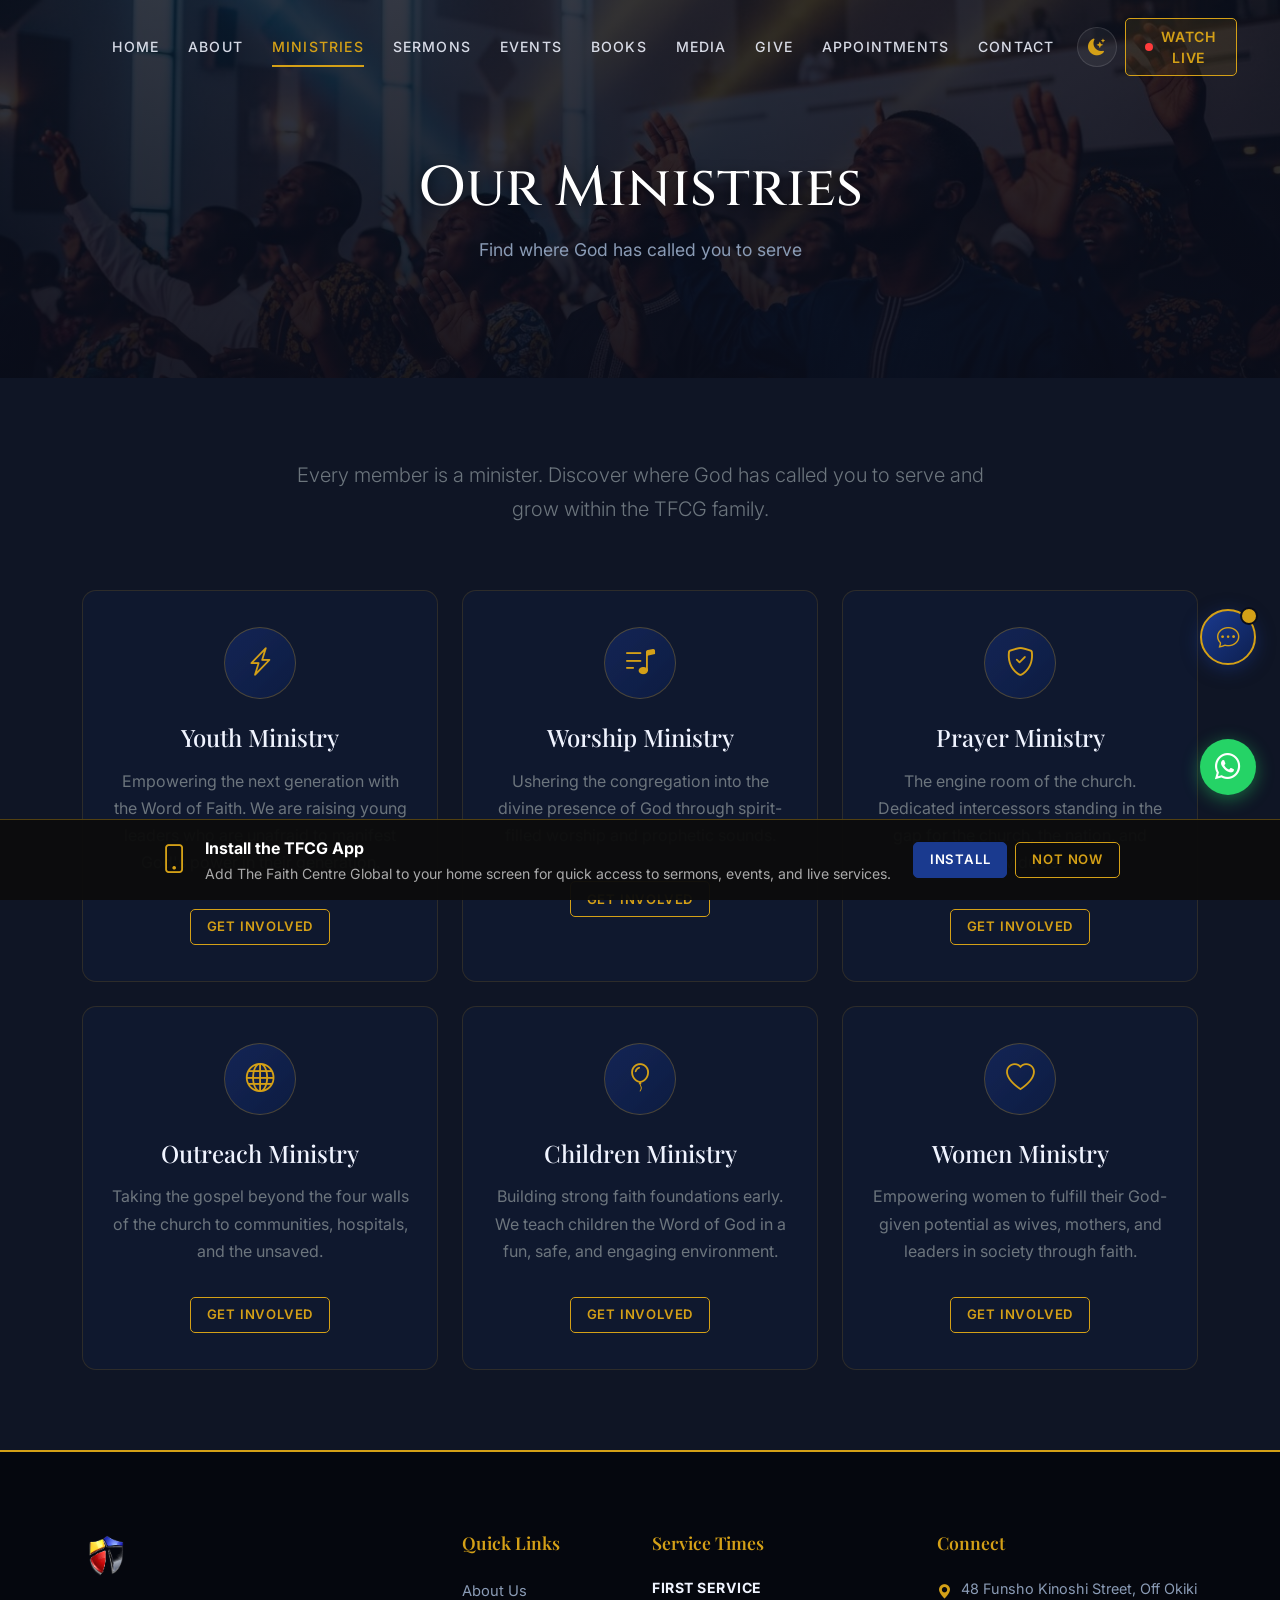
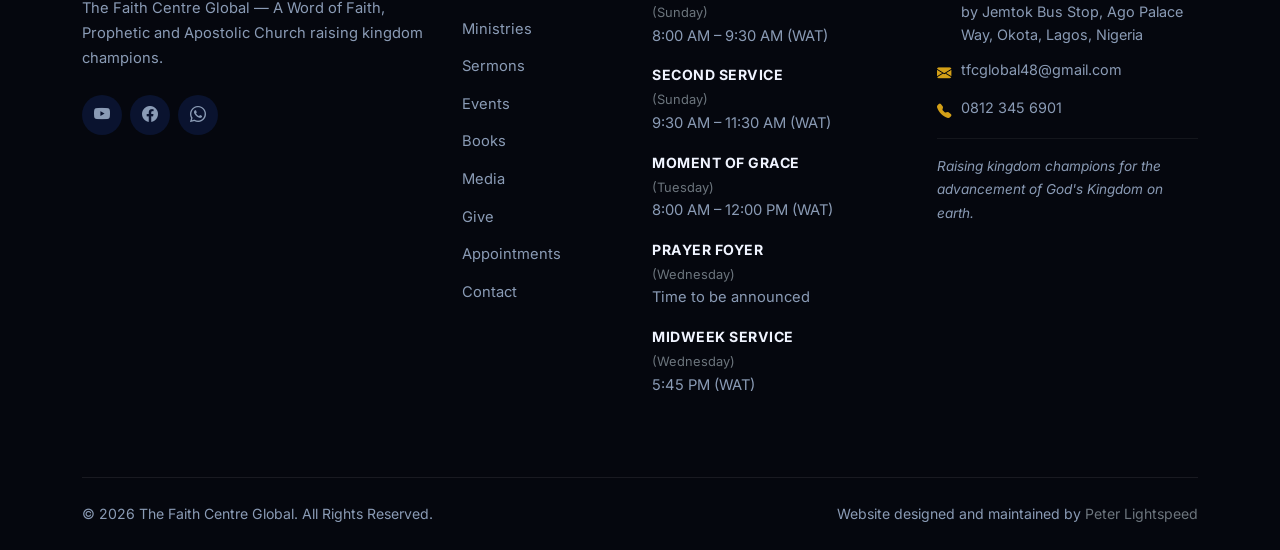
<file: ministries.html>
<!DOCTYPE html>
<html lang="en">
<head>
  <meta charset="UTF-8">
  <!-- Theme (dark/light) is applied here, before any CSS/content loads,
       to avoid a flash of the wrong theme. Dark is the site's default —
       a visitor only gets light mode if they explicitly saved that
       choice via the toggle (see js/theme.js) on a previous visit. -->
  <script>
    (function () {
      try {
        var stored = localStorage.getItem('tfcg-theme');
        var theme = stored || 'dark'; /* Dark is the site's default theme regardless of OS preference — only an explicit stored choice overrides it. */
        if (theme === 'light') document.documentElement.setAttribute('data-theme', 'light');
      } catch (e) { /* localStorage/matchMedia unavailable — default dark theme applies */ }
    })();
  </script>
  <meta name="viewport" content="width=device-width, initial-scale=1.0">
  <title>Ministries | The Faith Centre Global</title>
  <meta name="description" content="Discover the ministries at The Faith Centre Global including Youth, Worship, Prayer, Outreach, Children, and Women Ministry. Find where you can serve.">
  <meta name="keywords" content="TFCG ministries, church ministries Lagos, youth ministry, worship ministry, prayer ministry">
  <link rel="canonical" href="https://www.thefaithcentreglobal.org/ministries.html">

  <meta property="og:type" content="website">
  <meta property="og:title" content="Ministries | The Faith Centre Global">
  <meta property="og:description" content="Discover where you can serve and grow at The Faith Centre Global.">
  <meta property="og:image" content="public/opengraph.jpg">
  <meta property="og:url" content="https://www.thefaithcentreglobal.org/ministries.html">
  <meta property="og:site_name" content="The Faith Centre Global">
  <meta name="twitter:card" content="summary_large_image">
  <meta name="twitter:title" content="Ministries | The Faith Centre Global">
  <meta name="twitter:description" content="Discover where you can serve and grow at The Faith Centre Global.">
  <meta name="twitter:image" content="public/opengraph.jpg">

  <!-- Favicons — official church logo. ?v=3 cache-busts browsers that
       aggressively cache favicons so the corrected logo shows up without
       requiring a hard refresh. Bump the version if you ever replace
       these image files again. -->
  <link rel="icon" type="image/svg+xml" href="public/favicon.svg?v=3">
    <link rel="icon" type="image/png" sizes="32x32" href="images/icons/favicon-32x32.png?v=3">
    <link rel="icon" type="image/png" sizes="16x16" href="images/icons/favicon-16x16.png?v=3">
    <link rel="shortcut icon" href="images/icons/favicon.ico?v=3">
    <link rel="apple-touch-icon" sizes="180x180" href="images/icons/apple-touch-icon.png?v=3">
    <link rel="manifest" href="site.webmanifest?v=3">
    <meta name="theme-color" content="#0d0d0d">
  <meta name="robots" content="index, follow">
  <link rel="preconnect" href="https://fonts.googleapis.com">
  <link rel="preconnect" href="https://fonts.gstatic.com" crossorigin>
  <link rel="preconnect" href="https://cdn.jsdelivr.net" crossorigin>
  <link rel="stylesheet" href="https://cdn.jsdelivr.net/npm/bootstrap@5.3.3/dist/css/bootstrap.min.css">
  <link rel="stylesheet" href="https://cdn.jsdelivr.net/npm/bootstrap-icons@1.11.3/font/bootstrap-icons.min.css">
  <link href="https://fonts.googleapis.com/css2?family=Cinzel:wght@400;600;700&family=Playfair+Display:wght@400;600;700&family=Inter:wght@300;400;500;600&display=swap" rel="stylesheet">
  <link rel="stylesheet" href="https://cdn.jsdelivr.net/npm/aos@2.3.4/dist/aos.css">
  <link rel="stylesheet" href="css/style.css">

    <script type="application/ld+json">
    {
      "@context": "https://schema.org",
      "@type": "BreadcrumbList",
      "itemListElement": [
        { "@type": "ListItem", "position": 1, "name": "Home", "item": "https://www.thefaithcentreglobal.org/index.html" },
        { "@type": "ListItem", "position": 2, "name": "Ministries", "item": "https://www.thefaithcentreglobal.org/ministries.html" }
      ]
    }
    </script>
  </head>
<body class="navbar-dark">

  <div id="announcement-bar" class="announcement-bar" hidden></div>

  <a class="visually-hidden-focusable" href="#main-content">Skip to main content</a>

  <nav id="navbar" class="navbar navbar-expand-lg fixed-top" aria-label="Main navigation">
    <div class="container">
      <a class="navbar-brand" href="index.html" aria-label="The Faith Centre Global home">
        <img src="images/tfcg_logo.png" alt="The Faith Centre Global logo" class="navbar-logo" width="52" height="52">
      </a>
      <button class="navbar-toggler" type="button" data-bs-toggle="collapse" data-bs-target="#navbarNav" aria-controls="navbarNav" aria-expanded="false" aria-label="Toggle navigation">
        <span class="navbar-toggler-icon"></span>
      </button>
      <div class="collapse navbar-collapse" id="navbarNav">
        <ul class="navbar-nav ms-auto align-items-center">
          <li class="nav-item"><a class="nav-link" href="index.html">Home</a></li>
          <li class="nav-item"><a class="nav-link" href="about.html">About</a></li>
          <li class="nav-item"><a class="nav-link active" href="ministries.html" aria-current="page">Ministries</a></li>
          <li class="nav-item"><a class="nav-link" href="sermons.html">Sermons</a></li>
          <li class="nav-item"><a class="nav-link" href="events.html">Events</a></li>
          <li class="nav-item"><a class="nav-link" href="books.html">Books</a></li>
          <li class="nav-item"><a class="nav-link" href="media.html">Media</a></li>
          <li class="nav-item"><a class="nav-link" href="giving.html">Give</a></li>
          <li class="nav-item"><a class="nav-link" href="appointments.html">Appointments</a></li>
          <li class="nav-item"><a class="nav-link" href="contact.html">Contact</a></li>
          <li class="nav-item ms-lg-2 mt-3 mt-lg-0">
            <button type="button" id="themeToggle" class="theme-toggle-btn" aria-label="Switch to light mode" aria-pressed="false" title="Switch to light mode">
              <i class="bi bi-moon-stars-fill" id="themeToggleIcon" aria-hidden="true"></i>
            </button>
          </li>
          <li class="nav-item ms-lg-2 mt-3 mt-lg-0">
            <a class="btn btn-watch-live" href="livestream.html">
              <span class="live-dot" aria-hidden="true"></span> Watch Live
            </a>
          </li>
        </ul>
      </div>
    </div>
  </nav>

  <main id="main-content">

  <div class="page-hero">
    <div class="container" data-aos="fade-up">
      <h1>Our Ministries</h1>
      <p>Find where God has called you to serve</p>
    </div>
  </div>

  <section class="section-dark-2">
    <div class="container">
      <div class="row mb-5 justify-content-center text-center">
        <div class="col-lg-8" data-aos="fade-up">
          <p class="lead text-secondary">Every member is a minister. Discover where God has called you to serve and grow within the TFCG family.</p>
        </div>
      </div>

      <!-- Ministry cards are generated from content/ministries.json — edit that file to add, remove, or update ministries. See CONTENT_SCHEMA.md. -->
      <div class="row g-4" id="ministries-grid"></div>
    </div>
  </section>

  </main>

  <footer class="site-footer" role="contentinfo">
    <div class="container">
      <div class="row g-4 footer-main">
        <div class="col-lg-4 col-md-6">
          <a href="index.html" class="d-inline-block mb-3">
            <img src="images/tfcg_logo.png" alt="The Faith Centre Global logo" class="footer-logo" width="48" height="48" loading="lazy">
          </a>
          <p class="footer-tagline" id="footer-tagline">The Faith Centre Global — A Word of Faith, Prophetic and Apostolic Church raising kingdom champions.</p>
          <div class="footer-social" id="footer-social">
            <a href="https://www.youtube.com/@TfcglobalTV" target="_blank" rel="noopener noreferrer" aria-label="TFCG on YouTube"><i class="bi bi-youtube" aria-hidden="true"></i></a>
            <a href="https://web.facebook.com/profile.php?id=61572908337081" target="_blank" rel="noopener noreferrer" aria-label="TFCG on Facebook"><i class="bi bi-facebook" aria-hidden="true"></i></a>
            <a href="https://wa.me/2348123456901" target="_blank" rel="noopener noreferrer" aria-label="Contact TFCG on WhatsApp"><i class="bi bi-whatsapp" aria-hidden="true"></i></a>
          </div>
        </div>
        <div class="col-lg-2 col-md-6">
          <h2 class="footer-heading h5">Quick Links</h2>
          <ul class="footer-links">
            <li><a href="about.html">About Us</a></li>
            <li><a href="ministries.html">Ministries</a></li>
            <li><a href="sermons.html">Sermons</a></li>
            <li><a href="events.html">Events</a></li>
            <li><a href="books.html">Books</a></li>
            <li><a href="media.html">Media</a></li>
            <li><a href="giving.html">Give</a></li>
            <li><a href="appointments.html">Appointments</a></li>
            <li><a href="contact.html">Contact</a></li>
          </ul>
        </div>
        <div class="col-lg-3 col-md-6">
          <h2 class="footer-heading h5">Service Times</h2>
          <ul class="footer-service-times" id="footer-service-times">
            <li><strong>First Service</strong> <span class="text-secondary small">(Sunday)</span><br>8:00 AM – 9:30 AM (WAT)</li>
            <li><strong>Second Service</strong> <span class="text-secondary small">(Sunday)</span><br>9:30 AM – 11:30 AM (WAT)</li>
            <li><strong>Moment of Grace</strong> <span class="text-secondary small">(Tuesday)</span><br>8:00 AM – 12:00 PM (WAT)</li>
            <li><strong>Prayer Foyer</strong> <span class="text-secondary small">(Wednesday)</span><br>Time to be announced</li>
            <li><strong>Midweek Service</strong> <span class="text-secondary small">(Wednesday)</span><br>5:45 PM (WAT)</li>
          </ul>
        </div>
        <div class="col-lg-3 col-md-6">
          <h2 class="footer-heading h5">Connect</h2>
          <address class="footer-address" id="footer-address">
            <p><i class="bi bi-geo-alt-fill" aria-hidden="true"></i> 48 Funsho Kinoshi Street, Off Okiki by Jemtok Bus Stop, Ago Palace Way, Okota, Lagos, Nigeria</p>
            <p><i class="bi bi-envelope-fill" aria-hidden="true"></i> <a href="mailto:tfcglobal48@gmail.com">tfcglobal48@gmail.com</a></p>
            <p><i class="bi bi-telephone-fill" aria-hidden="true"></i> <a href="tel:+2348123456901">0812 345 6901</a></p>
          </address>
          <p class="footer-ministry-statement" id="footer-ministry-statement">Raising kingdom champions for the advancement of God's Kingdom on earth.</p>
        </div>
      </div>
      <div class="footer-bottom">
        <p class="mb-0" id="footer-copyright">&copy; 2026 The Faith Centre Global. All Rights Reserved.</p>
        <p class="footer-credit mb-0">Website designed and maintained by <a href="https://peterlightspeed.github.io/portfolio" id="footer-credit-name" class="text-secondary footer-credit-link" target="_blank" rel="noopener noreferrer">Peter Lightspeed</a></p>
      </div>
    </div>
  </footer>

  <a href="https://wa.me/2348123456901" data-whatsapp-link target="_blank" rel="noopener noreferrer" class="whatsapp-float" title="Chat on WhatsApp" aria-label="Chat with us on WhatsApp">
    <i class="bi bi-whatsapp" aria-hidden="true"></i>
  </a>
  <button id="scrollTop" class="scroll-top-btn" title="Back to top" aria-label="Scroll back to top">
    <i class="bi bi-arrow-up" aria-hidden="true"></i>
  </button>

  <script src="https://cdn.jsdelivr.net/npm/bootstrap@5.3.3/dist/js/bootstrap.bundle.min.js"></script>
  <script src="https://cdn.jsdelivr.net/npm/aos@2.3.4/dist/aos.js"></script>
  <script src="js/content-loader.js"></script>
  <script src="js/render.js"></script>
  <script src="js/script.js"></script>
  <script src="js/pwa.js"></script>
  <script src="js/theme.js"></script>
  <script src="js/assistant.js" defer></script>
</body>
</html>
</file>
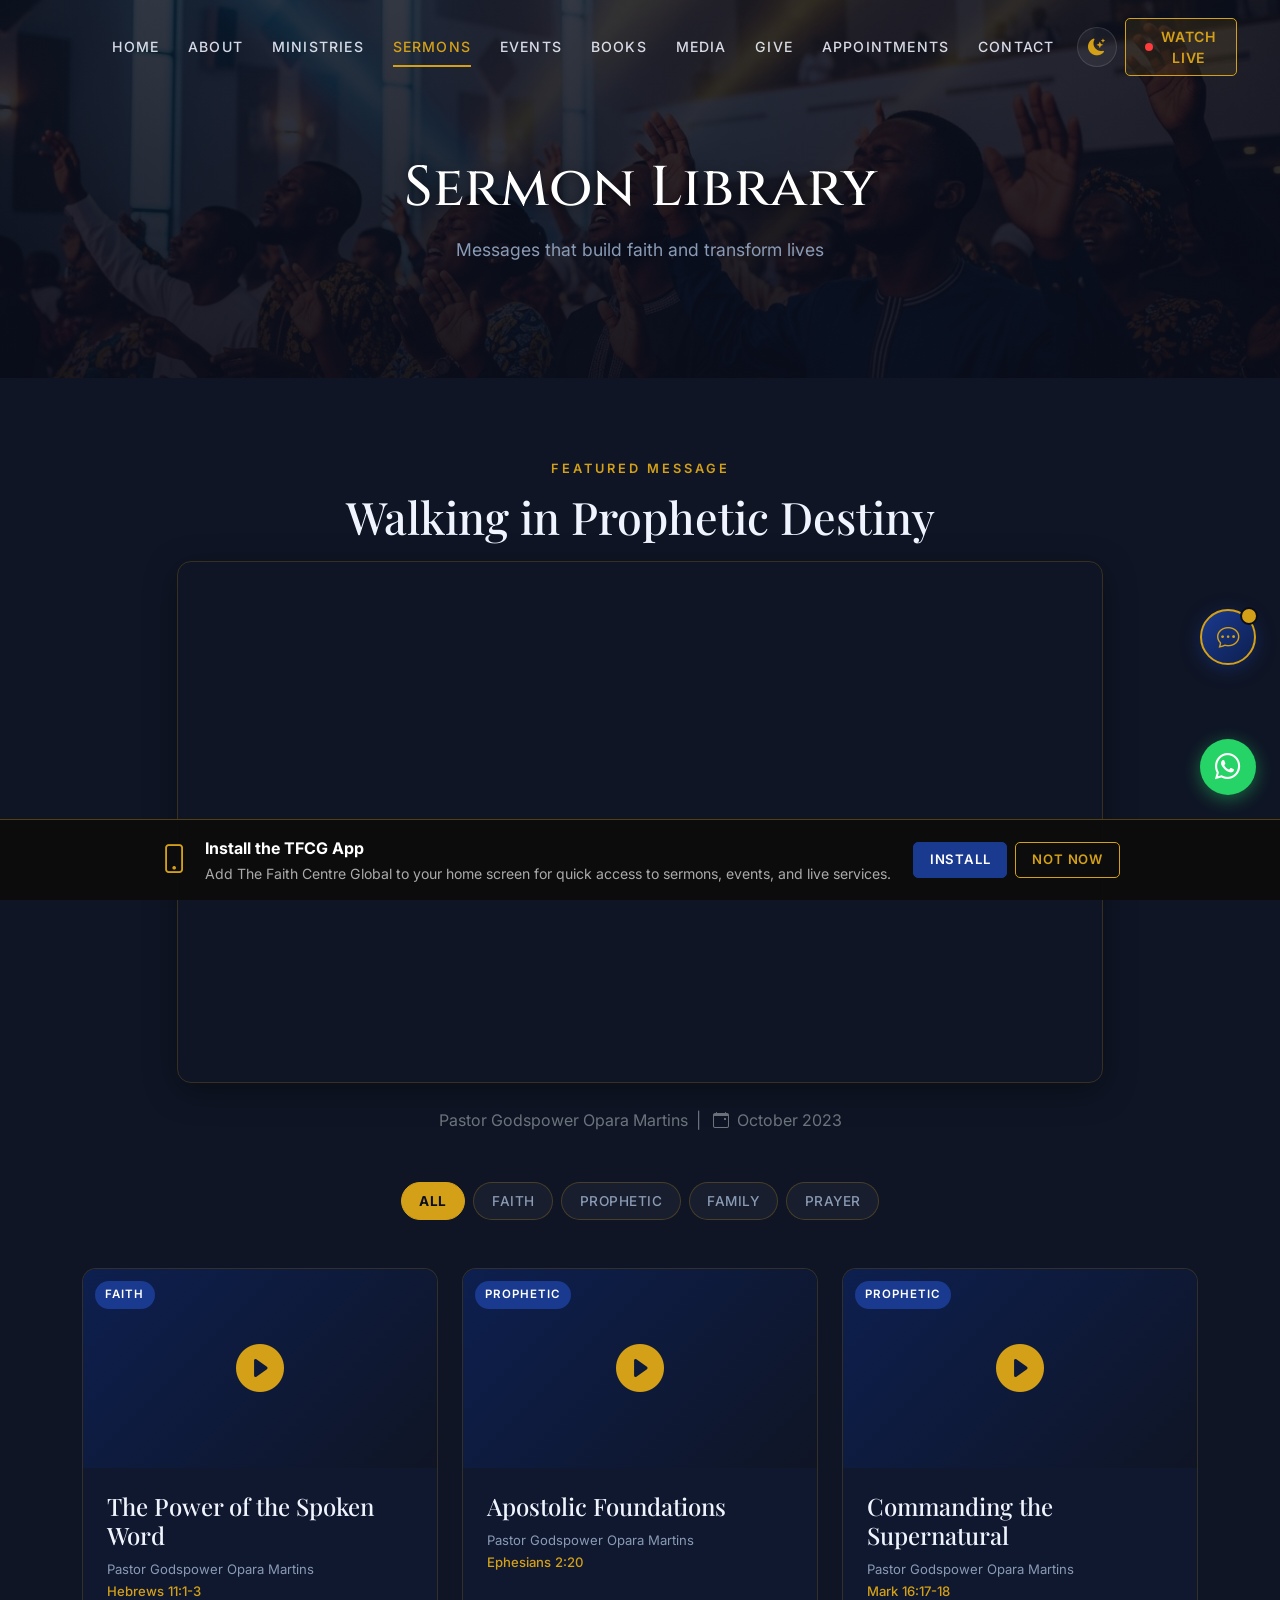
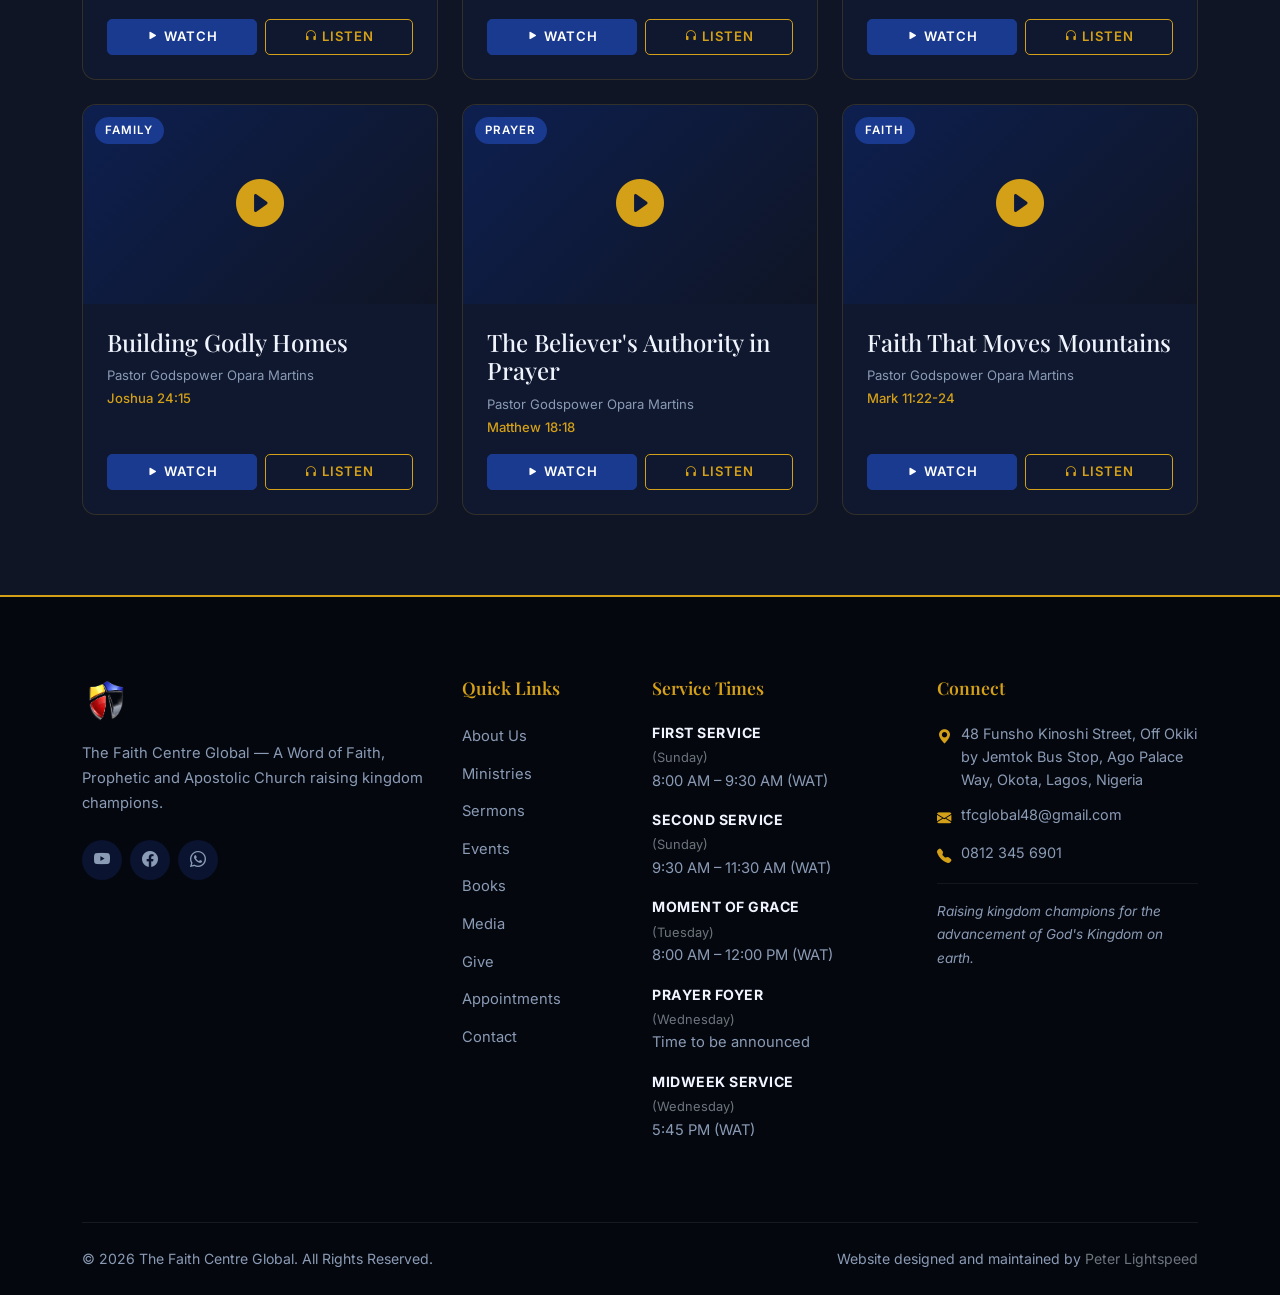
<file: sermons.html>
<!DOCTYPE html>
<html lang="en">
<head>
  <meta charset="UTF-8">
  <!-- Theme (dark/light) is applied here, before any CSS/content loads,
       to avoid a flash of the wrong theme. Dark is the site's default —
       a visitor only gets light mode if they explicitly saved that
       choice via the toggle (see js/theme.js) on a previous visit. -->
  <script>
    (function () {
      try {
        var stored = localStorage.getItem('tfcg-theme');
        var theme = stored || 'dark'; /* Dark is the site's default theme regardless of OS preference — only an explicit stored choice overrides it. */
        if (theme === 'light') document.documentElement.setAttribute('data-theme', 'light');
      } catch (e) { /* localStorage/matchMedia unavailable — default dark theme applies */ }
    })();
  </script>
  <meta name="viewport" content="width=device-width, initial-scale=1.0">
  <title>Sermons | The Faith Centre Global</title>
  <meta name="description" content="Watch and listen to sermons from Pastor Godspower Opara Martins on faith, the prophetic, and apostolic living at The Faith Centre Global.">
  <meta name="keywords" content="TFCG sermons, Pastor Godspower sermons, faith messages, prophetic teaching">
  <link rel="canonical" href="https://www.thefaithcentreglobal.org/sermons.html">

  <meta property="og:type" content="website">
  <meta property="og:title" content="Sermons | The Faith Centre Global">
  <meta property="og:description" content="Watch and listen to sermons from Pastor Godspower Opara Martins.">
  <meta property="og:image" content="public/opengraph.jpg">
  <meta property="og:url" content="https://www.thefaithcentreglobal.org/sermons.html">
  <meta property="og:site_name" content="The Faith Centre Global">
  <meta name="twitter:card" content="summary_large_image">
  <meta name="twitter:title" content="Sermons | The Faith Centre Global">
  <meta name="twitter:description" content="Watch and listen to sermons from Pastor Godspower Opara Martins.">
  <meta name="twitter:image" content="public/opengraph.jpg">

  <!-- Favicons — official church logo. ?v=3 cache-busts browsers that
       aggressively cache favicons so the corrected logo shows up without
       requiring a hard refresh. Bump the version if you ever replace
       these image files again. -->
  <link rel="icon" type="image/svg+xml" href="public/favicon.svg?v=3">
    <link rel="icon" type="image/png" sizes="32x32" href="images/icons/favicon-32x32.png?v=3">
    <link rel="icon" type="image/png" sizes="16x16" href="images/icons/favicon-16x16.png?v=3">
    <link rel="shortcut icon" href="images/icons/favicon.ico?v=3">
    <link rel="apple-touch-icon" sizes="180x180" href="images/icons/apple-touch-icon.png?v=3">
    <link rel="manifest" href="site.webmanifest?v=3">
    <meta name="theme-color" content="#0d0d0d">
  <meta name="robots" content="index, follow">
  <link rel="preconnect" href="https://fonts.googleapis.com">
  <link rel="preconnect" href="https://fonts.gstatic.com" crossorigin>
  <link rel="preconnect" href="https://cdn.jsdelivr.net" crossorigin>
  <link rel="stylesheet" href="https://cdn.jsdelivr.net/npm/bootstrap@5.3.3/dist/css/bootstrap.min.css">
  <link rel="stylesheet" href="https://cdn.jsdelivr.net/npm/bootstrap-icons@1.11.3/font/bootstrap-icons.min.css">
  <link href="https://fonts.googleapis.com/css2?family=Cinzel:wght@400;600;700&family=Playfair+Display:wght@400;600;700&family=Inter:wght@300;400;500;600&display=swap" rel="stylesheet">
  <link rel="stylesheet" href="https://cdn.jsdelivr.net/npm/aos@2.3.4/dist/aos.css">
  <link rel="stylesheet" href="css/style.css">

    <script type="application/ld+json">
    {
      "@context": "https://schema.org",
      "@type": "BreadcrumbList",
      "itemListElement": [
        { "@type": "ListItem", "position": 1, "name": "Home", "item": "https://www.thefaithcentreglobal.org/index.html" },
        { "@type": "ListItem", "position": 2, "name": "Sermons", "item": "https://www.thefaithcentreglobal.org/sermons.html" }
      ]
    }
    </script>
  </head>
<body class="navbar-dark">

  <div id="announcement-bar" class="announcement-bar" hidden></div>

  <a class="visually-hidden-focusable" href="#main-content">Skip to main content</a>

  <nav id="navbar" class="navbar navbar-expand-lg fixed-top" aria-label="Main navigation">
    <div class="container">
      <a class="navbar-brand" href="index.html" aria-label="The Faith Centre Global home">
        <img src="images/tfcg_logo.png" alt="The Faith Centre Global logo" class="navbar-logo" width="52" height="52">
      </a>
      <button class="navbar-toggler" type="button" data-bs-toggle="collapse" data-bs-target="#navbarNav" aria-controls="navbarNav" aria-expanded="false" aria-label="Toggle navigation">
        <span class="navbar-toggler-icon"></span>
      </button>
      <div class="collapse navbar-collapse" id="navbarNav">
        <ul class="navbar-nav ms-auto align-items-center">
          <li class="nav-item"><a class="nav-link" href="index.html">Home</a></li>
          <li class="nav-item"><a class="nav-link" href="about.html">About</a></li>
          <li class="nav-item"><a class="nav-link" href="ministries.html">Ministries</a></li>
          <li class="nav-item"><a class="nav-link active" href="sermons.html" aria-current="page">Sermons</a></li>
          <li class="nav-item"><a class="nav-link" href="events.html">Events</a></li>
          <li class="nav-item"><a class="nav-link" href="books.html">Books</a></li>
          <li class="nav-item"><a class="nav-link" href="media.html">Media</a></li>
          <li class="nav-item"><a class="nav-link" href="giving.html">Give</a></li>
          <li class="nav-item"><a class="nav-link" href="appointments.html">Appointments</a></li>
          <li class="nav-item"><a class="nav-link" href="contact.html">Contact</a></li>
          <li class="nav-item ms-lg-2 mt-3 mt-lg-0">
            <button type="button" id="themeToggle" class="theme-toggle-btn" aria-label="Switch to light mode" aria-pressed="false" title="Switch to light mode">
              <i class="bi bi-moon-stars-fill" id="themeToggleIcon" aria-hidden="true"></i>
            </button>
          </li>
          <li class="nav-item ms-lg-2 mt-3 mt-lg-0">
            <a class="btn btn-watch-live" href="livestream.html">
              <span class="live-dot" aria-hidden="true"></span> Watch Live
            </a>
          </li>
        </ul>
      </div>
    </div>
  </nav>

  <main id="main-content">

  <div class="page-hero">
    <div class="container" data-aos="fade-up">
      <h1>Sermon Library</h1>
      <p>Messages that build faith and transform lives</p>
    </div>
  </div>

  <section class="section-dark-2">
    <div class="container">
      <div class="row justify-content-center mb-5" data-aos="fade-up">
        <div class="col-lg-10 text-center">
          <span class="section-label">Featured Message</span>
          <h2 class="section-title text-white mb-3">Walking in Prophetic Destiny</h2>
          <div class="ratio ratio-16x9 mb-4 iframe-card">
            <!-- TODO: Replace with a real sermon video ID -->
            <iframe src="https://www.youtube.com/embed/n305zXy_DXY" title="Featured sermon: Walking in Prophetic Destiny" allowfullscreen loading="lazy"></iframe>
          </div>
          <p class="text-secondary mb-0">Pastor Godspower Opara Martins &nbsp;|&nbsp; <i class="bi bi-calendar-event mx-1" aria-hidden="true"></i> October 2023</p>
        </div>
      </div>

      <div class="text-center mb-5" data-aos="fade-up">
        <div class="filter-tabs" data-filter-group="[data-sermon-card]" role="tablist" aria-label="Filter sermons by category">
          <button type="button" class="filter-tab active" data-category="all">All</button>
          <button type="button" class="filter-tab" data-category="faith">Faith</button>
          <button type="button" class="filter-tab" data-category="prophetic">Prophetic</button>
          <button type="button" class="filter-tab" data-category="family">Family</button>
          <button type="button" class="filter-tab" data-category="prayer">Prayer</button>
        </div>
      </div>

      <!-- Sermon cards are generated from content/sermons.json — edit that file to add, remove, or update sermons. See CONTENT_SCHEMA.md. -->
      <div class="row g-4" id="sermons-grid"></div>
    </div>
  </section>

  </main>

  <footer class="site-footer" role="contentinfo">
    <div class="container">
      <div class="row g-4 footer-main">
        <div class="col-lg-4 col-md-6">
          <a href="index.html" class="d-inline-block mb-3">
            <img src="images/tfcg_logo.png" alt="The Faith Centre Global logo" class="footer-logo" width="48" height="48" loading="lazy">
          </a>
          <p class="footer-tagline" id="footer-tagline">The Faith Centre Global — A Word of Faith, Prophetic and Apostolic Church raising kingdom champions.</p>
          <div class="footer-social" id="footer-social">
            <a href="https://www.youtube.com/@TfcglobalTV" target="_blank" rel="noopener noreferrer" aria-label="TFCG on YouTube"><i class="bi bi-youtube" aria-hidden="true"></i></a>
            <a href="https://web.facebook.com/profile.php?id=61572908337081" target="_blank" rel="noopener noreferrer" aria-label="TFCG on Facebook"><i class="bi bi-facebook" aria-hidden="true"></i></a>
            <a href="https://wa.me/2348123456901" target="_blank" rel="noopener noreferrer" aria-label="Contact TFCG on WhatsApp"><i class="bi bi-whatsapp" aria-hidden="true"></i></a>
          </div>
        </div>
        <div class="col-lg-2 col-md-6">
          <h2 class="footer-heading h5">Quick Links</h2>
          <ul class="footer-links">
            <li><a href="about.html">About Us</a></li>
            <li><a href="ministries.html">Ministries</a></li>
            <li><a href="sermons.html">Sermons</a></li>
            <li><a href="events.html">Events</a></li>
            <li><a href="books.html">Books</a></li>
            <li><a href="media.html">Media</a></li>
            <li><a href="giving.html">Give</a></li>
            <li><a href="appointments.html">Appointments</a></li>
            <li><a href="contact.html">Contact</a></li>
          </ul>
        </div>
        <div class="col-lg-3 col-md-6">
          <h2 class="footer-heading h5">Service Times</h2>
          <ul class="footer-service-times" id="footer-service-times">
            <li><strong>First Service</strong> <span class="text-secondary small">(Sunday)</span><br>8:00 AM – 9:30 AM (WAT)</li>
            <li><strong>Second Service</strong> <span class="text-secondary small">(Sunday)</span><br>9:30 AM – 11:30 AM (WAT)</li>
            <li><strong>Moment of Grace</strong> <span class="text-secondary small">(Tuesday)</span><br>8:00 AM – 12:00 PM (WAT)</li>
            <li><strong>Prayer Foyer</strong> <span class="text-secondary small">(Wednesday)</span><br>Time to be announced</li>
            <li><strong>Midweek Service</strong> <span class="text-secondary small">(Wednesday)</span><br>5:45 PM (WAT)</li>
          </ul>
        </div>
        <div class="col-lg-3 col-md-6">
          <h2 class="footer-heading h5">Connect</h2>
          <address class="footer-address" id="footer-address">
            <p><i class="bi bi-geo-alt-fill" aria-hidden="true"></i> 48 Funsho Kinoshi Street, Off Okiki by Jemtok Bus Stop, Ago Palace Way, Okota, Lagos, Nigeria</p>
            <p><i class="bi bi-envelope-fill" aria-hidden="true"></i> <a href="mailto:tfcglobal48@gmail.com">tfcglobal48@gmail.com</a></p>
            <p><i class="bi bi-telephone-fill" aria-hidden="true"></i> <a href="tel:+2348123456901">0812 345 6901</a></p>
          </address>
          <p class="footer-ministry-statement" id="footer-ministry-statement">Raising kingdom champions for the advancement of God's Kingdom on earth.</p>
        </div>
      </div>
      <div class="footer-bottom">
        <p class="mb-0" id="footer-copyright">&copy; 2026 The Faith Centre Global. All Rights Reserved.</p>
        <p class="footer-credit mb-0">Website designed and maintained by <a href="https://peterlightspeed.github.io/portfolio" id="footer-credit-name" class="text-secondary footer-credit-link" target="_blank" rel="noopener noreferrer">Peter Lightspeed</a></p>
      </div>
    </div>
  </footer>

  <a href="https://wa.me/2348123456901" data-whatsapp-link target="_blank" rel="noopener noreferrer" class="whatsapp-float" title="Chat on WhatsApp" aria-label="Chat with us on WhatsApp">
    <i class="bi bi-whatsapp" aria-hidden="true"></i>
  </a>
  <button id="scrollTop" class="scroll-top-btn" title="Back to top" aria-label="Scroll back to top">
    <i class="bi bi-arrow-up" aria-hidden="true"></i>
  </button>

  <script src="https://cdn.jsdelivr.net/npm/bootstrap@5.3.3/dist/js/bootstrap.bundle.min.js"></script>
  <script src="https://cdn.jsdelivr.net/npm/aos@2.3.4/dist/aos.js"></script>
  <script src="js/content-loader.js"></script>
  <script src="js/render.js"></script>
  <script src="js/script.js"></script>
  <script src="js/pwa.js"></script>
  <script src="js/theme.js"></script>
  <script src="js/assistant.js" defer></script>
</body>
</html>
</file>
<file: css/style.css>
/* ============================================================
   THE FAITH CENTRE GLOBAL — Main Stylesheet
   Design: Royal Blue / Gold / Dark Charcoal
   ============================================================ */

/* ============================================================
   CSS CUSTOM PROPERTIES
   ============================================================ */
:root {
  --tfcg-blue: #1a3a8f;
  --tfcg-blue-light: #2451c7;
  --tfcg-blue-dark: #0d1f4f;
  --tfcg-gold: #d4a017;
  --tfcg-gold-light: #f0c040;
  --tfcg-silver: #c0c8d8;
  --tfcg-red: #8b1a1a;
  --tfcg-dark: #0a0d1a;
  --tfcg-dark-2: #0f1525;
  --tfcg-dark-3: #131929;
  --tfcg-white: #f0f4ff;
  --tfcg-gray: #8a9bb5;

  --font-display: 'Cinzel', serif;
  --font-heading: 'Playfair Display', serif;
  --font-body: 'Inter', sans-serif;

  --radius-card: 14px;
  --radius-pill: 50px;
  --transition-base: 0.3s ease;
  --transition-slow: 0.5s ease;
  --shadow-card: 0 8px 32px rgba(0, 0, 0, 0.35);
  --shadow-hover: 0 16px 48px rgba(26, 58, 143, 0.3);

  /* Floating action buttons (WhatsApp, Back-to-Top, Assistant) share this
     stack so their spacing stays consistent and non-overlapping on every
     screen size. --install-banner-height is set by js/pwa.js while the
     install banner is visible, so the whole stack shifts up automatically
     instead of being covered by it. */
  --float-right: 24px;
  --float-base: 24px;
  --float-gap: 14px;
  --wa-size: 56px;
  --scroll-size: 46px;
  --assistant-size: 56px;
  --install-banner-height: 0px;

  /* ------------------------------------------------------------
     THEME SYSTEM — semantic variables used throughout the file
     for anything that should flip between light and dark mode.
     Defaults here are the (dark) values the site always used.
     Light-mode values are redefined under [data-theme="light"]
     near the top of this file. Brand colors above (gold, blue,
     red) stay constant in both themes — only backgrounds, text,
     borders, and shadows change.
     ------------------------------------------------------------ */
  --bg-primary: var(--tfcg-dark);
  --bg-secondary: var(--tfcg-dark-2);
  --bg-tertiary: var(--tfcg-dark-3);
  --text-primary: var(--tfcg-white);
  --text-secondary: var(--tfcg-gray);
  --border-subtle: rgba(255, 255, 255, 0.08);
  --border-subtle-strong: rgba(255, 255, 255, 0.12);
  --border-faint: rgba(255, 255, 255, 0.06);
  --overlay-faint: rgba(255, 255, 255, 0.04);
  --overlay-soft: rgba(255, 255, 255, 0.03);
  --overlay-medium: rgba(255, 255, 255, 0.05);
  --overlay-strong: rgba(255, 255, 255, 0.1);
  --navbar-bg-scrolled: rgba(10, 13, 26, 0.97);
  --navbar-bg-top: transparent;
  --input-bg: rgba(255, 255, 255, 0.05);
  --input-border: rgba(255, 255, 255, 0.15);
  --shadow-color-soft: rgba(0, 0, 0, 0.35);
  --shadow-color-strong: rgba(0, 0, 0, 0.6);
  --modal-bg: rgba(10, 13, 26, 0.97);
  --card-bg: rgba(26, 58, 143, 0.09);
  --bg-footer: #05070e;
  --nav-link-color: rgba(240, 244, 255, 0.88);
  --tfcg-gold-text: var(--tfcg-gold);
  --code-icon-filter: none;
}

/* ------------------------------------------------------------
   LIGHT MODE — a deliberately distinct, professional palette
   (not an inversion). Warm off-white surfaces, deep navy text,
   the same gold/blue/red brand accents, softer shadows.
   ------------------------------------------------------------ */
[data-theme="light"] {
  --bg-primary: #f7f5f0;
  --bg-secondary: #ffffff;
  --bg-tertiary: #f0ede4;
  --text-primary: #14182b;
  --text-secondary: #5a6478;
  --tfcg-gray: #5a6478;
  --tfcg-silver: #4a5568;
  --border-subtle: rgba(20, 24, 43, 0.1);
  --border-subtle-strong: rgba(20, 24, 43, 0.16);
  --border-faint: rgba(20, 24, 43, 0.08);
  --overlay-faint: rgba(20, 24, 43, 0.04);
  --overlay-soft: rgba(20, 24, 43, 0.03);
  --overlay-medium: rgba(20, 24, 43, 0.05);
  --overlay-strong: rgba(20, 24, 43, 0.08);
  --navbar-bg-scrolled: rgba(255, 255, 255, 0.94);
  --navbar-bg-top: transparent;
  --input-bg: #ffffff;
  --input-border: rgba(20, 24, 43, 0.16);
  --shadow-color-soft: rgba(20, 24, 43, 0.1);
  --shadow-color-strong: rgba(20, 24, 43, 0.18);
  --shadow-card: 0 8px 32px rgba(20, 24, 43, 0.08);
  --shadow-hover: 0 16px 48px rgba(26, 58, 143, 0.14);
  --modal-bg: rgba(255, 255, 255, 0.98);
  --card-bg: rgba(26, 58, 143, 0.05);
  --bg-footer: #eeece3;
  --nav-link-color: rgba(20, 24, 43, 0.82);
  /* Regular gold (#d4a017) fails WCAG AA as small text on our light
     background (~2.2:1). This deepened shade keeps the same gold hue
     family but passes AA (5:1) for gold text in light mode. Gold used
     as a background/border/decorative accent is unaffected — only
     `--tfcg-gold-text` (used for readable gold text) changes. */
  --tfcg-gold-text: #8a6108;
}

/* ============================================================
   BASE RESET & BODY
   ============================================================ */
*,
*::before,
*::after {
  box-sizing: border-box;
}

html {
  scroll-behavior: smooth;
  font-size: 16px;
}

body {
  background-color: var(--bg-primary);
  color: var(--text-primary);
  font-family: var(--font-body);
  line-height: 1.7;
  transition: background-color 0.3s ease, color 0.3s ease;
  overflow-x: hidden;
}

h1 { font-family: var(--font-display); }
h2, h3, h4, h5, h6 { font-family: var(--font-heading); }

/* Bootstrap's .text-white utility is used throughout the site (card
   titles, form labels, section headings) for text sitting on
   theme-aware backgrounds — never for text that must stay literally
   white regardless of theme. Overriding it here (after Bootstrap loads)
   makes all of those uses theme-aware in one place; --text-primary
   equals near-white in dark mode already, so this changes nothing
   there and only fixes the light-mode invisibility. Anything that
   genuinely needs to stay pure white (e.g. text on a permanently-dark
   hero or a colored button) uses a literal `color: #fff` elsewhere in
   this stylesheet instead of this Bootstrap utility class. */
.text-white {
  color: var(--text-primary) !important;
}

.display-font { font-family: var(--font-display); }
.heading-font { font-family: var(--font-heading); }

a {
  color: var(--tfcg-gold-text);
  text-decoration: none;
  transition: color var(--transition-base);
}

a:hover {
  color: var(--tfcg-gold-text);
}

img {
  max-width: 100%;
  height: auto;
}

/* ============================================================
   ACCESSIBILITY — FOCUS STATES
   ============================================================ */
:focus-visible {
  outline: 2px solid var(--tfcg-gold);
  outline-offset: 3px;
  border-radius: 4px;
}

.btn:focus-visible {
  box-shadow: 0 0 0 3px rgba(212, 160, 23, 0.4);
}

/* ============================================================
   UTILITY CLASSES
   ============================================================ */
.text-gold { color: var(--tfcg-gold-text) !important; }
.text-gold-light { color: var(--tfcg-gold-text) !important; }
.text-silver { color: var(--tfcg-silver) !important; }
.bg-gold { background-color: var(--tfcg-gold-text) !important; }
.bg-blue-dark { background-color: var(--tfcg-blue-dark) !important; }
.border-gold { border-color: var(--tfcg-gold-text) !important; }

.letter-spacing-1 { letter-spacing: 1px; }
.letter-spacing-2 { letter-spacing: 2px; }
.letter-spacing-3 { letter-spacing: 3px; }

/* ============================================================
   NAVBAR
   ============================================================ */
.navbar {
  padding: 1rem 0;
  transition: all 0.4s ease;
  background: transparent;
}

.navbar.scrolled {
  background: var(--navbar-bg-scrolled);
  backdrop-filter: blur(16px);
  -webkit-backdrop-filter: blur(16px);
  padding: 0.6rem 0;
  border-bottom: 1px solid rgba(212, 160, 23, 0.25);
  box-shadow: 0 4px 24px rgba(0, 0, 0, 0.4);
}

.navbar-logo {
  height: 52px;
  width: auto;
  object-fit: contain;
  display: block;
  transition: transform var(--transition-base);
}

.navbar-brand:hover .navbar-logo {
  transform: scale(1.04);
}

.navbar-nav,
.navbar-nav .nav-item {
  list-style: none;
}

.navbar-dark .navbar-nav .nav-link {
  /* The navbar is transparent until scrolled, sitting directly over
     this page's permanently-dark hero/page-hero photo background —
     true in BOTH themes. So nav links stay light/bright here always;
     see `.navbar.scrolled` below for the theme-aware version used once
     the navbar has its own solid, theme-matching background. */
  color: rgba(240, 244, 255, 0.88);
  font-weight: 500;
  font-size: 0.88rem;
  text-transform: uppercase;
  letter-spacing: 1.2px;
  padding: 0.5rem 0.9rem;
  position: relative;
  transition: color var(--transition-base);
}

.navbar-dark .navbar-nav .nav-link::after {
  content: '';
  position: absolute;
  bottom: 0;
  left: 0.9rem;
  right: 0.9rem;
  height: 2px;
  background: var(--tfcg-gold);
  transform: scaleX(0);
  transition: transform var(--transition-base);
  transform-origin: center;
}

.navbar-dark .navbar-nav .nav-link:hover,
.navbar-dark .navbar-nav .nav-link.active {
  color: var(--tfcg-gold);
}

.navbar-dark .navbar.scrolled .navbar-nav .nav-link {
  /* Once scrolled, the navbar has its own solid, theme-matching
     background (--navbar-bg-scrolled), so links can safely follow the
     page theme instead of staying pinned to the hero-photo treatment.
     NOTE: .navbar-dark lives on <body>, an ANCESTOR of <nav
     class="navbar scrolled">, not a descendant — this selector order
     matters, the reverse never matches. */
  color: var(--nav-link-color);
}

.navbar-dark .navbar.scrolled .navbar-nav .nav-link:hover,
.navbar-dark .navbar.scrolled .navbar-nav .nav-link.active {
  color: var(--tfcg-gold-text);
}

.navbar-dark .navbar-nav .nav-link:hover::after,
.navbar-dark .navbar-nav .nav-link.active::after {
  transform: scaleX(1);
}

.navbar-toggler {
  border-color: rgba(212, 160, 23, 0.5);
  color: var(--tfcg-gold-text);
  padding: 0.4rem 0.6rem;
}

.navbar-toggler:focus {
  box-shadow: 0 0 0 2px rgba(212, 160, 23, 0.4);
}

.navbar-toggler-icon {
  background-image: url("data:image/svg+xml,%3csvg xmlns='http://www.w3.org/2000/svg' viewBox='0 0 30 30'%3e%3cpath stroke='rgba(212,160,23,0.9)' stroke-linecap='round' stroke-miterlimit='10' stroke-width='2' d='M4 7h22M4 15h22M4 23h22'/%3e%3c/svg%3e");
}

@media (max-width: 991.98px) {
  .navbar-collapse {
    background: var(--navbar-bg-scrolled);
    backdrop-filter: blur(20px);
    border-radius: 0 0 var(--radius-card) var(--radius-card);
    border: 1px solid rgba(212, 160, 23, 0.15);
    border-top: none;
    padding: 1rem;
    margin-top: 0.5rem;
  }

  .navbar-dark .navbar-nav .nav-link::after {
    display: none;
  }

  .navbar-dark .navbar-nav .nav-link {
    /* Unlike the transparent desktop navbar (which sits over the dark
       hero photo until scrolled), the mobile dropdown always has its
       own solid, theme-matching background — so links should always
       follow the page theme here, not the "stay light" hero treatment. */
    color: var(--nav-link-color);
    padding: 0.65rem 0.75rem;
    border-radius: 6px;
  }

  .navbar-dark .navbar-nav .nav-link:hover,
  .navbar-dark .navbar-nav .nav-link.active {
    color: var(--tfcg-gold-text);
    background: rgba(212, 160, 23, 0.08);
  }
}

/* ============================================================
   WATCH LIVE BUTTON
   ============================================================ */
.btn-watch-live {
  background: rgba(212, 160, 23, 0.1);
  border: 1px solid var(--tfcg-gold);
  color: var(--tfcg-gold-text);
  border-radius: var(--radius-pill);
  padding: 0.45rem 1.2rem;
  display: inline-flex;
  align-items: center;
  gap: 0.5rem;
  font-weight: 600;
  font-size: 0.82rem;
  text-transform: uppercase;
  letter-spacing: 1px;
  transition: all var(--transition-base);
}

.btn-watch-live:hover {
  background: rgba(212, 160, 23, 0.22);
  color: var(--tfcg-gold-text);
  transform: translateY(-1px);
  box-shadow: 0 4px 16px rgba(212, 160, 23, 0.2);
}

.live-dot {
  width: 8px;
  height: 8px;
  background-color: #ff3b3b;
  border-radius: 50%;
  display: inline-block;
  flex-shrink: 0;
  animation: pulse-red 1.5s infinite;
}

@keyframes pulse-red {
  0% { transform: scale(0.95); box-shadow: 0 0 0 0 rgba(255, 59, 59, 0.7); }
  70% { transform: scale(1); box-shadow: 0 0 0 6px rgba(255, 59, 59, 0); }
  100% { transform: scale(0.95); box-shadow: 0 0 0 0 rgba(255, 59, 59, 0); }
}

/* ============================================================
   BUTTONS
   ============================================================ */
.btn {
  border-radius: 5px;
  font-weight: 600;
  letter-spacing: 0.8px;
  text-transform: uppercase;
  font-size: 0.88rem;
  transition: all var(--transition-base);
}

.btn-primary {
  background-color: var(--tfcg-blue);
  border: 1px solid var(--tfcg-blue);
  color: #fff;
  padding: 0.72rem 1.6rem;
}

.btn-primary:hover,
.btn-primary:focus {
  background-color: var(--tfcg-blue-light);
  border-color: var(--tfcg-blue-light);
  color: #fff;
  box-shadow: 0 4px 20px rgba(36, 81, 199, 0.45);
  transform: translateY(-2px);
}

.btn-primary:active {
  transform: translateY(0);
}

.btn-outline-gold {
  background-color: transparent;
  border: 1px solid var(--tfcg-gold);
  color: var(--tfcg-gold-text);
  padding: 0.72rem 1.6rem;
}

.btn-outline-gold:hover,
.btn-outline-gold:focus {
  background-color: var(--tfcg-gold-text);
  border-color: var(--tfcg-gold-text);
  color: var(--tfcg-dark);
  transform: translateY(-2px);
  box-shadow: 0 4px 20px rgba(212, 160, 23, 0.35);
}

.btn-outline-gold:active {
  transform: translateY(0);
}

.btn-gold {
  background-color: var(--tfcg-gold-text);
  border: 1px solid var(--tfcg-gold);
  color: var(--tfcg-dark);
  padding: 0.72rem 1.6rem;
}

.btn-gold:hover,
.btn-gold:focus {
  background-color: var(--tfcg-gold-text);
  border-color: var(--tfcg-gold-text);
  color: var(--tfcg-dark);
  transform: translateY(-2px);
  box-shadow: 0 4px 20px rgba(212, 160, 23, 0.4);
}

.btn-sm {
  padding: 0.45rem 1rem;
  font-size: 0.82rem;
}

.btn-lg {
  padding: 0.9rem 2rem;
  font-size: 0.95rem;
}

/* ============================================================
   HERO SECTIONS
   ============================================================ */
.hero-section {
  min-height: 100vh;
  display: flex;
  align-items: center;
  position: relative;
  color: #fff;
  background:
    linear-gradient(to right, rgba(10, 13, 26, 0.92) 0%, rgba(10, 13, 26, 0.55) 60%, rgba(13, 31, 79, 0.4) 100%),
    url('../images/hero-bg.jpg') center / cover no-repeat;
  z-index: 1;
}

.hero-section::before {
  content: '';
  position: absolute;
  inset: 0;
  background: radial-gradient(ellipse at 75% 50%, rgba(26, 58, 143, 0.35) 0%, transparent 65%);
  z-index: -1;
}

.hero-section::after {
  content: '';
  position: absolute;
  bottom: 0;
  left: 0;
  right: 0;
  height: 120px;
  background: linear-gradient(to top, var(--bg-primary), transparent);
  z-index: 0;
}

.hero-section .container {
  position: relative;
  z-index: 1;
}

.hero-particles-canvas {
  position: absolute;
  inset: 0;
  width: 100%;
  height: 100%;
  z-index: 0;
  pointer-events: none;
}

.hero-label {
  color: var(--tfcg-gold);
  font-weight: 600;
  letter-spacing: 3px;
  text-transform: uppercase;
  font-size: 0.82rem;
  margin-bottom: 1rem;
  display: inline-block;
}

.hero-title {
  font-size: clamp(2.4rem, 5vw, 4.8rem);
  line-height: 1.1;
  margin-bottom: 1.5rem;
  text-shadow: 0 4px 24px rgba(0, 0, 0, 0.5);
}

.hero-badge {
  display: inline-flex;
  align-items: center;
  gap: 0.5rem;
  background: rgba(212, 160, 23, 0.12);
  border: 1px solid rgba(212, 160, 23, 0.35);
  border-radius: var(--radius-pill);
  padding: 0.35rem 1rem;
  font-size: 0.8rem;
  font-weight: 600;
  letter-spacing: 1.5px;
  text-transform: uppercase;
  color: var(--tfcg-gold);
  margin-bottom: 1.25rem;
}

/* Page Hero (inner pages) */
.page-hero {
  min-height: 42vh;
  display: flex;
  align-items: center;
  justify-content: center;
  text-align: center;
  position: relative;
  color: #fff;
  background:
    linear-gradient(rgba(10, 13, 26, 0.82), rgba(10, 13, 26, 0.92)),
    url('../images/congregation.jpg') center / cover no-repeat;
  padding-top: 90px;
  padding-bottom: 3rem;
}

.page-hero h1 {
  font-size: clamp(2rem, 5vw, 3.5rem);
  margin-bottom: 0.5rem;
  text-shadow: 0 2px 12px rgba(0, 0, 0, 0.5);
}

.page-hero p {
  color: var(--text-secondary);
  font-size: 1.1rem;
  margin-top: 0.75rem;
  margin-bottom: 0;
}

/* ============================================================
   PASTOR SECTION
   ============================================================ */
.pastor-placeholder-container {
  position: relative;
  width: 100%;
  max-width: 460px;
  margin: 0 auto;
}

.pastor-placeholder {
  width: 100%;
  aspect-ratio: 3 / 4;
  border-radius: 20px 20px 200px 200px;
  background: linear-gradient(145deg, var(--tfcg-blue-dark), var(--bg-secondary));
  border: 2px solid rgba(212, 160, 23, 0.3);
  box-shadow:
    0 0 50px rgba(26, 58, 143, 0.5),
    inset 0 0 30px rgba(212, 160, 23, 0.08);
  display: flex;
  align-items: flex-end;
  justify-content: center;
  overflow: hidden;
  position: relative;
}

.pastor-placeholder img {
  width: 100%;
  height: 100%;
  object-fit: cover;
  object-position: top center;
  transition: transform var(--transition-slow);
}

.pastor-placeholder:hover img {
  transform: scale(1.035);
}

.pastor-name-tag {
  position: absolute;
  bottom: 20px;
  background: rgba(10, 13, 26, 0.85);
  backdrop-filter: blur(8px);
  padding: 10px 20px;
  border-radius: var(--radius-pill);
  border: 1px solid var(--tfcg-gold);
  font-family: var(--font-heading);
  font-size: 1rem;
  color: var(--tfcg-gold-light);
  white-space: nowrap;
}

/* ============================================================
   GLASSMORPHISM CARDS
   ============================================================ */
.glass-card {
  background: var(--card-bg);
  backdrop-filter: blur(14px);
  -webkit-backdrop-filter: blur(14px);
  border: 1px solid rgba(212, 160, 23, 0.18);
  border-radius: var(--radius-card);
  padding: 2rem;
  transition: all 0.35s ease;
  height: 100%;
  position: relative;
  overflow: hidden;
}

.glass-card::before {
  content: '';
  position: absolute;
  top: 0;
  left: 0;
  right: 0;
  height: 1px;
  background: linear-gradient(90deg, transparent, rgba(212, 160, 23, 0.3), transparent);
  opacity: 0;
  transition: opacity var(--transition-base);
}

.glass-card:hover {
  transform: translateY(-6px);
  border-color: rgba(212, 160, 23, 0.45);
  box-shadow: var(--shadow-hover);
  background: rgba(26, 58, 143, 0.14);
}

.glass-card:hover::before {
  opacity: 1;
}

.glass-card i.text-gold,
.glass-card > i {
  font-size: 2.4rem;
  color: var(--tfcg-gold-text);
  margin-bottom: 1.25rem;
  display: block;
}

/* Feature Card Variant */
.feature-card {
  background: linear-gradient(135deg, rgba(26, 58, 143, 0.12), rgba(13, 31, 79, 0.08));
  border: 1px solid rgba(212, 160, 23, 0.15);
  border-radius: var(--radius-card);
  padding: 2rem;
  transition: all 0.35s ease;
  position: relative;
  overflow: hidden;
}

.feature-card::after {
  content: '';
  position: absolute;
  bottom: 0;
  left: 0;
  right: 0;
  height: 3px;
  background: linear-gradient(90deg, var(--tfcg-blue), var(--tfcg-gold));
  transform: scaleX(0);
  transition: transform 0.4s ease;
  transform-origin: left;
}

.feature-card:hover {
  transform: translateY(-5px);
  border-color: rgba(212, 160, 23, 0.4);
  box-shadow: var(--shadow-hover);
}

.feature-card:hover::after {
  transform: scaleX(1);
}

/* ============================================================
   SECTIONS
   ============================================================ */
section {
  padding: 5rem 0;
}

.section-dark-2 {
  background-color: var(--bg-secondary);
}

.section-dark-3 {
  background-color: var(--bg-tertiary);
}

.section-blue-grad {
  background: linear-gradient(135deg, var(--tfcg-blue-dark), var(--bg-tertiary));
}

.section-label {
  color: var(--tfcg-gold-text);
  font-weight: 600;
  letter-spacing: 3px;
  text-transform: uppercase;
  font-size: 0.8rem;
  margin-bottom: 0.6rem;
  display: block;
}

.section-title {
  font-size: clamp(1.8rem, 3.5vw, 2.8rem);
  margin-bottom: 1.5rem;
  color: var(--text-primary);
  line-height: 1.25;
}

.section-subtitle {
  font-size: 1.08rem;
  color: var(--text-secondary);
  max-width: 640px;
  margin: 0 auto 2.5rem;
  line-height: 1.7;
}

.gold-divider {
  width: 56px;
  height: 3px;
  background: linear-gradient(90deg, var(--tfcg-gold), var(--tfcg-gold-light));
  margin-bottom: 1.25rem;
  border-radius: 2px;
}

.gold-divider.center {
  margin-left: auto;
  margin-right: auto;
}

/* ============================================================
   STATS STRIP
   ============================================================ */
.stats-strip {
  background: linear-gradient(90deg, var(--bg-secondary), var(--tfcg-blue-dark), var(--bg-secondary));
  padding: 3.5rem 0;
  border-top: 1px solid rgba(212, 160, 23, 0.2);
  border-bottom: 1px solid rgba(212, 160, 23, 0.2);
}

.stat-item {
  text-align: center;
}

.stat-number {
  font-family: var(--font-display);
  font-size: clamp(2.2rem, 4vw, 3.2rem);
  color: var(--tfcg-gold-text);
  font-weight: 700;
  line-height: 1;
  margin-bottom: 0.5rem;
}

.stat-label {
  text-transform: uppercase;
  letter-spacing: 1.5px;
  font-size: 0.82rem;
  color: var(--text-secondary);
}

/* ============================================================
   TESTIMONIALS
   ============================================================ */
.testimonial-card {
  padding: 2.5rem 2rem;
  text-align: center;
}

.quote-icon {
  font-size: 3.5rem;
  color: rgba(212, 160, 23, 0.2);
  margin-bottom: 1rem;
  line-height: 1;
  font-family: Georgia, serif;
}

.testimonial-text {
  font-size: 1.15rem;
  font-style: italic;
  margin-bottom: 2rem;
  color: var(--tfcg-silver);
  line-height: 1.8;
}

.testimonial-author {
  font-family: var(--font-heading);
  color: var(--tfcg-gold-text);
  font-size: 1.1rem;
  margin-bottom: 0.2rem;
}

.testimonial-title {
  font-size: 0.85rem;
  color: var(--text-secondary);
  text-transform: uppercase;
  letter-spacing: 1px;
}

.testimonial-avatar {
  width: 56px;
  height: 56px;
  border-radius: 50%;
  background: linear-gradient(135deg, var(--tfcg-blue-dark), var(--tfcg-blue));
  border: 2px solid var(--tfcg-gold);
  display: flex;
  align-items: center;
  justify-content: center;
  margin: 0 auto 1rem;
  font-size: 1.4rem;
  color: var(--tfcg-gold-text);
}

/* ============================================================
   SERMON CARDS
   ============================================================ */
.sermon-card {
  background: rgba(26, 58, 143, 0.09);
  border: 1px solid rgba(212, 160, 23, 0.18);
  border-radius: var(--radius-card);
  overflow: hidden;
  transition: all 0.35s ease;
  height: 100%;
  display: flex;
  flex-direction: column;
}

.sermon-card:hover {
  transform: translateY(-6px);
  border-color: rgba(212, 160, 23, 0.45);
  box-shadow: var(--shadow-hover);
}

.sermon-card-thumb {
  position: relative;
  aspect-ratio: 16 / 9;
  background: linear-gradient(135deg, var(--tfcg-blue-dark), var(--bg-secondary));
  display: flex;
  align-items: center;
  justify-content: center;
  overflow: hidden;
}

.sermon-card-thumb .play-icon {
  font-size: 3rem;
  color: var(--tfcg-gold-text);
  transition: transform var(--transition-base), color var(--transition-base);
}

.sermon-card:hover .play-icon {
  transform: scale(1.15);
  color: var(--tfcg-gold-text);
}

.sermon-card-thumb .sermon-category {
  position: absolute;
  top: 12px;
  left: 12px;
  background: var(--tfcg-blue);
  color: #fff;
  font-size: 0.72rem;
  font-weight: 600;
  letter-spacing: 1px;
  text-transform: uppercase;
  padding: 0.25rem 0.65rem;
  border-radius: var(--radius-pill);
}

.sermon-card-body {
  padding: 1.5rem;
  flex-grow: 1;
  display: flex;
  flex-direction: column;
}

.sermon-card-body h4 {
  color: var(--text-primary);
  font-size: 1.1rem;
  margin-bottom: 0.5rem;
  line-height: 1.4;
}

.sermon-meta {
  font-size: 0.82rem;
  color: var(--text-secondary);
  margin-bottom: 1rem;
  flex-grow: 1;
}

.sermon-meta .scripture {
  color: var(--tfcg-gold-text);
  font-weight: 500;
}

/* ============================================================
   BOOK CARDS
   ============================================================ */
.book-card {
  background: rgba(26, 58, 143, 0.09);
  border: 1px solid rgba(212, 160, 23, 0.18);
  border-radius: var(--radius-card);
  overflow: hidden;
  transition: all 0.35s ease;
  height: 100%;
  display: flex;
  flex-direction: column;
}

.book-card:hover {
  transform: translateY(-8px);
  border-color: rgba(212, 160, 23, 0.5);
  box-shadow: 0 20px 50px rgba(26, 58, 143, 0.35);
}

.book-cover-wrap {
  position: relative;
  aspect-ratio: 3 / 4;
  background: linear-gradient(135deg, var(--tfcg-blue-dark), var(--bg-tertiary));
  display: flex;
  align-items: center;
  justify-content: center;
  overflow: hidden;
}

.book-cover-wrap img {
  width: 100%;
  height: 100%;
  object-fit: cover;
  transition: transform 0.5s ease;
}

.book-card:hover .book-cover-wrap img {
  transform: scale(1.05);
}

.book-cover-placeholder {
  text-align: center;
  padding: 2rem;
}

.book-cover-placeholder i {
  font-size: 4rem;
  color: var(--tfcg-gold-text);
  opacity: 0.5;
  margin-bottom: 0.75rem;
  display: block;
}

.book-cover-placeholder span {
  font-family: var(--font-display);
  font-size: 1rem;
  color: var(--text-secondary);
}

.book-badge {
  position: absolute;
  top: 12px;
  right: 12px;
  background: var(--tfcg-gold);
  color: var(--tfcg-dark);
  font-size: 0.7rem;
  font-weight: 700;
  letter-spacing: 1px;
  text-transform: uppercase;
  padding: 0.25rem 0.6rem;
  border-radius: var(--radius-pill);
}

.book-card-body {
  padding: 1.5rem;
  flex-grow: 1;
  display: flex;
  flex-direction: column;
}

.book-card-body h4 {
  color: var(--text-primary);
  font-size: 1.05rem;
  margin-bottom: 0.35rem;
  line-height: 1.4;
}

.book-author {
  font-size: 0.82rem;
  color: var(--tfcg-gold-text);
  font-weight: 500;
  margin-bottom: 0.5rem;
}

.book-price {
  font-family: var(--font-display);
  font-size: 1.3rem;
  color: var(--tfcg-gold-text);
  font-weight: 700;
  margin-bottom: 0.75rem;
}

.book-desc {
  font-size: 0.88rem;
  color: var(--text-secondary);
  flex-grow: 1;
  margin-bottom: 1.25rem;
  line-height: 1.6;
}

/* ============================================================
   EVENT CARDS
   ============================================================ */
.event-card {
  background: rgba(26, 58, 143, 0.09);
  border: 1px solid rgba(212, 160, 23, 0.18);
  border-radius: var(--radius-card);
  overflow: hidden;
  transition: all 0.35s ease;
  display: flex;
  flex-direction: column;
}

.event-card:hover {
  transform: translateY(-5px);
  border-color: rgba(212, 160, 23, 0.45);
  box-shadow: var(--shadow-hover);
}

.event-date-block {
  min-width: 130px;
  background-color: var(--tfcg-blue-dark);
  display: flex;
  flex-direction: column;
  align-items: center;
  justify-content: center;
  padding: 1.5rem 1rem;
  text-align: center;
  flex-shrink: 0;
}

.event-date-block.gold-block {
  background-color: var(--tfcg-gold-text);
}

.event-date-block.gold-block .event-month,
.event-date-block.gold-block .event-day {
  color: var(--tfcg-dark);
}

.event-month {
  font-size: 0.88rem;
  font-weight: 600;
  letter-spacing: 2px;
  text-transform: uppercase;
  color: var(--text-secondary);
}

.event-day {
  font-family: var(--font-display);
  font-size: 2.8rem;
  font-weight: 700;
  color: var(--text-primary);
  line-height: 1;
}

.event-body {
  padding: 1.5rem;
  flex-grow: 1;
}

@media (min-width: 768px) {
  .event-card-horizontal {
    flex-direction: row;
  }
}

/* ============================================================
   MINISTRY CARDS
   ============================================================ */
.ministry-card {
  background: rgba(26, 58, 143, 0.09);
  border: 1px solid rgba(212, 160, 23, 0.15);
  border-radius: var(--radius-card);
  padding: 2.25rem 1.75rem;
  text-align: center;
  transition: all 0.35s ease;
  position: relative;
  overflow: hidden;
  height: 100%;
}

.ministry-card::before {
  content: '';
  position: absolute;
  top: -50%;
  left: -50%;
  width: 200%;
  height: 200%;
  background: radial-gradient(circle, rgba(212, 160, 23, 0.05) 0%, transparent 60%);
  opacity: 0;
  transition: opacity 0.5s ease;
}

.ministry-card:hover {
  transform: translateY(-7px);
  border-color: rgba(212, 160, 23, 0.45);
  box-shadow: 0 16px 48px rgba(26, 58, 143, 0.3);
}

.ministry-card:hover::before {
  opacity: 1;
}

.ministry-icon {
  width: 72px;
  height: 72px;
  border-radius: 50%;
  background: linear-gradient(135deg, rgba(26, 58, 143, 0.4), rgba(13, 31, 79, 0.6));
  border: 1px solid rgba(212, 160, 23, 0.3);
  display: flex;
  align-items: center;
  justify-content: center;
  margin: 0 auto 1.5rem;
  font-size: 1.8rem;
  color: var(--tfcg-gold-text);
  transition: all var(--transition-base);
}

.ministry-card:hover .ministry-icon {
  background: linear-gradient(135deg, rgba(212, 160, 23, 0.2), rgba(212, 160, 23, 0.05));
  border-color: var(--tfcg-gold-text);
  transform: scale(1.1) rotate(5deg);
}

/* ============================================================
   GIVING PAGE
   ============================================================ */
.giving-method-card {
  background: rgba(26, 58, 143, 0.09);
  border: 1px solid rgba(212, 160, 23, 0.18);
  border-radius: var(--radius-card);
  padding: 2rem;
  text-align: center;
  height: 100%;
  transition: all 0.35s ease;
}

.giving-method-card:hover {
  transform: translateY(-5px);
  border-color: rgba(212, 160, 23, 0.45);
  box-shadow: var(--shadow-hover);
}

.giving-method-card.featured {
  border-color: rgba(212, 160, 23, 0.45);
  background: rgba(26, 58, 143, 0.15);
}

.bank-detail-row {
  display: flex;
  align-items: center;
  padding: 0.85rem 0;
  border-bottom: 1px solid var(--border-faint);
}

.bank-detail-row:last-child {
  border-bottom: none;
}

.bank-detail-label {
  color: var(--text-secondary);
  font-size: 0.88rem;
  min-width: 140px;
  flex-shrink: 0;
}

.bank-detail-value {
  color: var(--text-primary);
  font-weight: 600;
}

.bank-account-number {
  font-family: var(--font-display);
  font-size: 1.5rem;
  color: var(--tfcg-gold-text);
  letter-spacing: 3px;
}

.map-embed-wrap {
  background-color: var(--overlay-soft);
  border: 1px solid var(--border-subtle);
  border-radius: var(--radius-card);
  overflow: hidden;
  filter: grayscale(0.15) contrast(1.05);
}

.map-embed-wrap iframe {
  width: 100%;
  height: 100%;
  border: 0;
}

.tfcg-modal {
  background-color: var(--bg-secondary);
  border: 1px solid var(--tfcg-gold);
  border-radius: var(--radius-lg);
}

/* ============================================================
   FORMS
   ============================================================ */
.form-control,
.form-select {
  background-color: var(--overlay-medium);
  border: 1px solid var(--border-subtle-strong);
  color: var(--text-primary);
  padding: 0.75rem 1rem;
  border-radius: 6px;
  transition: all var(--transition-base);
}

.form-control::placeholder {
  color: rgba(138, 155, 181, 0.6);
}

.form-control:focus,
.form-select:focus {
  background-color: var(--border-subtle);
  border-color: var(--tfcg-gold-text);
  color: var(--text-primary);
  box-shadow: 0 0 0 3px rgba(212, 160, 23, 0.18);
}

.form-select option {
  background-color: var(--bg-secondary);
  color: var(--text-primary);
}

.form-label {
  color: var(--tfcg-silver);
  font-size: 0.88rem;
  font-weight: 500;
  margin-bottom: 0.4rem;
}

.form-control.is-invalid {
  border-color: #dc3545;
}

.invalid-feedback {
  color: #f07070;
  font-size: 0.8rem;
}

/* Newsletter form */
.newsletter-form {
  display: flex;
  gap: 0.5rem;
  flex-wrap: wrap;
}

.newsletter-form .form-control {
  flex: 1;
  min-width: 220px;
}

/* ============================================================
   FOOTER
   ============================================================ */
.site-footer {
  background-color: var(--bg-footer);
  padding: 5rem 0 0;
  border-top: 2px solid var(--tfcg-gold);
}

.footer-logo {
  height: 48px;
  width: auto;
  object-fit: contain;
  filter: brightness(1.1);
}

.footer-tagline {
  color: var(--text-secondary);
  margin-bottom: 1.5rem;
  font-size: 0.92rem;
  line-height: 1.7;
}

.footer-social {
  display: flex;
  gap: 0.5rem;
}

.footer-social a {
  display: inline-flex;
  align-items: center;
  justify-content: center;
  width: 40px;
  height: 40px;
  border-radius: 50%;
  background: rgba(26, 58, 143, 0.25);
  color: var(--text-secondary);
  transition: all var(--transition-base);
  font-size: 1rem;
}

.footer-social a:hover {
  background: var(--tfcg-gold);
  color: var(--tfcg-dark);
  transform: translateY(-3px);
}

.footer-heading {
  color: var(--tfcg-gold-text);
  font-family: var(--font-heading);
  font-size: 1.1rem;
  margin-bottom: 1.5rem;
  font-weight: 600;
}

.footer-links {
  list-style: none;
  padding: 0;
  margin: 0;
}

.footer-links li {
  margin-bottom: 0.65rem;
}

.footer-links a {
  color: var(--text-secondary);
  font-size: 0.92rem;
  transition: all var(--transition-base);
  display: inline-block;
}

.footer-links a:hover {
  color: var(--tfcg-gold-text);
  padding-left: 5px;
}

.footer-service-times {
  list-style: none;
  padding: 0;
  margin: 0;
}

.footer-service-times li {
  margin-bottom: 1rem;
  color: var(--text-secondary);
  font-size: 0.92rem;
  line-height: 1.6;
}

.footer-service-times strong {
  color: var(--text-primary);
  display: block;
  font-size: 0.88rem;
  text-transform: uppercase;
  letter-spacing: 0.5px;
  margin-bottom: 0.1rem;
}

.footer-address p {
  color: var(--text-secondary);
  margin-bottom: 0.75rem;
  display: flex;
  gap: 10px;
  font-size: 0.9rem;
  line-height: 1.6;
}

.footer-address i {
  color: var(--tfcg-gold-text);
  margin-top: 3px;
  flex-shrink: 0;
}

.footer-address a {
  color: var(--text-secondary);
  transition: color var(--transition-base);
}

.footer-address a:hover {
  color: var(--tfcg-gold-text);
}

.footer-ministry-statement {
  font-size: 0.85rem;
  color: var(--text-secondary);
  margin-top: 1rem;
  padding-top: 1rem;
  border-top: 1px solid var(--border-faint);
  font-style: italic;
}

.footer-bottom {
  margin-top: 4rem;
  padding: 1.5rem 0;
  border-top: 1px solid var(--border-subtle);
  display: flex;
  justify-content: space-between;
  align-items: center;
  color: var(--text-secondary);
  font-size: 0.88rem;
}

.footer-credit a {
  color: var(--text-secondary);
  transition: color var(--transition-base);
}

.footer-credit a:hover {
  color: var(--tfcg-gold-text);
}

@media (max-width: 767.98px) {
  .footer-bottom {
    flex-direction: column;
    text-align: center;
    gap: 0.5rem;
  }
}

/* ============================================================
   FLOATING BUTTONS
   ============================================================ */
.whatsapp-float {
  position: fixed;
  bottom: calc(var(--float-base) + env(safe-area-inset-bottom, 0px) + var(--install-banner-height));
  right: calc(var(--float-right) + env(safe-area-inset-right, 0px));
  width: var(--wa-size);
  height: var(--wa-size);
  background-color: #25d366;
  color: white;
  border-radius: 50%;
  display: flex;
  align-items: center;
  justify-content: center;
  font-size: 1.6rem;
  box-shadow: 0 4px 18px rgba(37, 211, 102, 0.45);
  z-index: 900;
  transition: all var(--transition-base);
}

.whatsapp-float:hover {
  transform: scale(1.12);
  color: white;
  box-shadow: 0 6px 24px rgba(37, 211, 102, 0.6);
}

.scroll-top-btn {
  position: fixed;
  bottom: calc(var(--float-base) + var(--wa-size) + var(--float-gap) + env(safe-area-inset-bottom, 0px) + var(--install-banner-height));
  right: calc(var(--float-right) + env(safe-area-inset-right, 0px));
  width: var(--scroll-size);
  height: var(--scroll-size);
  background-color: var(--tfcg-blue);
  color: white;
  border: none;
  border-radius: 50%;
  display: flex;
  align-items: center;
  justify-content: center;
  font-size: 1.1rem;
  box-shadow: 0 4px 12px rgba(0, 0, 0, 0.35);
  z-index: 899;
  opacity: 0;
  visibility: hidden;
  transition: all var(--transition-base);
  cursor: pointer;
}

.scroll-top-btn.visible {
  opacity: 1;
  visibility: visible;
}

.scroll-top-btn:hover {
  background-color: var(--tfcg-gold-text);
  transform: translateY(-3px);
}

/* ============================================================
   MINISTRY ASSISTANT (FLOATING CHAT WIDGET)
   ============================================================ */
.assistant-toggle {
  position: fixed;
  bottom: calc(var(--float-base) + var(--wa-size) + var(--float-gap) + var(--scroll-size) + var(--float-gap) + env(safe-area-inset-bottom, 0px) + var(--install-banner-height));
  right: calc(var(--float-right) + env(safe-area-inset-right, 0px));
  width: var(--assistant-size);
  height: var(--assistant-size);
  background: linear-gradient(135deg, var(--tfcg-blue), var(--tfcg-blue-dark));
  border: 2px solid var(--tfcg-gold);
  border-radius: 50%;
  display: flex;
  align-items: center;
  justify-content: center;
  font-size: 1.4rem;
  color: var(--tfcg-gold-text);
  z-index: 910;
  cursor: pointer;
  transition: all var(--transition-base);
  box-shadow: 0 4px 18px rgba(26, 58, 143, 0.5);
}

.assistant-toggle:hover {
  transform: scale(1.1);
  box-shadow: 0 6px 24px rgba(26, 58, 143, 0.65);
  border-color: var(--tfcg-gold-text);
  color: var(--tfcg-gold-text);
}

.assistant-toggle .assistant-badge {
  position: absolute;
  top: -4px;
  right: -4px;
  width: 18px;
  height: 18px;
  background-color: var(--tfcg-gold-text);
  border-radius: 50%;
  border: 2px solid var(--tfcg-dark);
  animation: pulse-gold 2s infinite;
}

@keyframes pulse-gold {
  0% { box-shadow: 0 0 0 0 rgba(212, 160, 23, 0.6); }
  70% { box-shadow: 0 0 0 8px rgba(212, 160, 23, 0); }
  100% { box-shadow: 0 0 0 0 rgba(212, 160, 23, 0); }
}

/* Attention-grabbing wiggle, added/removed periodically by js/assistant.js
   (never while the panel is open, and only a few times per visit — see
   ATTENTION_MAX_PLAYS there) to help first-time visitors notice the chat
   widget without being distracting for people who already know it's there. */
.assistant-toggle.attention {
  animation: assistant-attention 0.9s ease;
}

@keyframes assistant-attention {
  0%, 100% { transform: rotate(0deg) scale(1); }
  20% { transform: rotate(-12deg) scale(1.12); }
  40% { transform: rotate(10deg) scale(1.12); }
  60% { transform: rotate(-8deg) scale(1.08); }
  80% { transform: rotate(4deg) scale(1.04); }
}

@media (prefers-reduced-motion: reduce) {
  .assistant-toggle.attention {
    animation: none;
  }
}

.assistant-panel {
  position: fixed;
  bottom: calc(var(--float-base) + var(--wa-size) + var(--float-gap) + var(--scroll-size) + var(--float-gap) + env(safe-area-inset-bottom, 0px) + var(--install-banner-height));
  right: calc(var(--float-right) + env(safe-area-inset-right, 0px));
  width: 350px;
  max-width: calc(100vw - 40px);
  background: var(--modal-bg);
  backdrop-filter: blur(20px);
  border: 1px solid rgba(212, 160, 23, 0.3);
  border-radius: 18px;
  box-shadow: 0 20px 60px rgba(0, 0, 0, 0.6);
  z-index: 910;
  display: flex;
  flex-direction: column;
  overflow: hidden;
  transform: scale(0.9) translateY(20px);
  opacity: 0;
  visibility: hidden;
  transition: all 0.3s cubic-bezier(0.175, 0.885, 0.32, 1.275);
  max-height: 520px;
}

.assistant-panel.open {
  transform: scale(1) translateY(0);
  opacity: 1;
  visibility: visible;
}

.assistant-header {
  background: linear-gradient(135deg, var(--tfcg-blue-dark), var(--bg-secondary));
  padding: 1rem 1.25rem;
  border-bottom: 1px solid rgba(212, 160, 23, 0.2);
  display: flex;
  align-items: center;
  justify-content: space-between;
}

.assistant-header-info {
  display: flex;
  align-items: center;
  gap: 0.75rem;
}

.assistant-avatar {
  width: 36px;
  height: 36px;
  background: linear-gradient(135deg, var(--tfcg-blue), var(--tfcg-blue-dark));
  border: 1px solid var(--tfcg-gold);
  border-radius: 50%;
  display: flex;
  align-items: center;
  justify-content: center;
  font-size: 1rem;
  color: var(--tfcg-gold-text);
  flex-shrink: 0;
}

.assistant-name {
  font-family: var(--font-heading);
  font-size: 0.95rem;
  color: var(--text-primary);
  font-weight: 600;
}

.assistant-status {
  font-size: 0.72rem;
  color: #4caf50;
  display: flex;
  align-items: center;
  gap: 4px;
}

.assistant-status::before {
  content: '';
  width: 6px;
  height: 6px;
  background: #4caf50;
  border-radius: 50%;
  display: inline-block;
}

.assistant-close {
  background: none;
  border: none;
  color: var(--text-secondary);
  font-size: 1.2rem;
  cursor: pointer;
  padding: 0;
  line-height: 1;
  transition: color var(--transition-base);
}

.assistant-close:hover {
  color: var(--text-primary);
}

.assistant-messages {
  flex: 1;
  overflow-y: auto;
  padding: 1rem;
  display: flex;
  flex-direction: column;
  gap: 0.75rem;
  scrollbar-width: thin;
  scrollbar-color: rgba(212, 160, 23, 0.3) transparent;
}

.assistant-messages::-webkit-scrollbar {
  width: 4px;
}

.assistant-messages::-webkit-scrollbar-thumb {
  background: rgba(212, 160, 23, 0.3);
  border-radius: 4px;
}

.msg {
  max-width: 88%;
  padding: 0.65rem 0.9rem;
  border-radius: 12px;
  font-size: 0.88rem;
  line-height: 1.55;
}

.msg.bot {
  background: rgba(26, 58, 143, 0.25);
  border: 1px solid rgba(212, 160, 23, 0.15);
  border-bottom-left-radius: 4px;
  color: var(--text-primary);
  align-self: flex-start;
}

.msg.user {
  background: var(--tfcg-blue);
  border-bottom-right-radius: 4px;
  color: #fff;
  align-self: flex-end;
}

.quick-replies {
  display: flex;
  flex-wrap: wrap;
  gap: 0.4rem;
  margin-top: 0.25rem;
}

.quick-reply-btn {
  background: rgba(212, 160, 23, 0.1);
  border: 1px solid rgba(212, 160, 23, 0.35);
  color: var(--tfcg-gold-text);
  border-radius: var(--radius-pill);
  padding: 0.3rem 0.75rem;
  font-size: 0.78rem;
  cursor: pointer;
  transition: all var(--transition-base);
  font-weight: 500;
  white-space: nowrap;
}

.quick-reply-btn:hover {
  background: rgba(212, 160, 23, 0.22);
  border-color: var(--tfcg-gold-text);
}

.assistant-input-wrap {
  display: flex;
  align-items: center;
  gap: 0.5rem;
  padding: 0.75rem 1rem;
  border-top: 1px solid rgba(212, 160, 23, 0.15);
  background: var(--overlay-soft);
}

.assistant-input {
  flex: 1;
  background: var(--border-faint);
  border: 1px solid var(--overlay-strong);
  border-radius: var(--radius-pill);
  color: var(--text-primary);
  padding: 0.5rem 1rem;
  font-size: 0.85rem;
  outline: none;
  transition: border-color var(--transition-base);
}

.assistant-input::placeholder {
  color: rgba(138, 155, 181, 0.5);
}

.assistant-input:focus {
  border-color: rgba(212, 160, 23, 0.5);
}

.assistant-send {
  width: 36px;
  height: 36px;
  background: var(--tfcg-blue);
  border: none;
  border-radius: 50%;
  color: white;
  display: flex;
  align-items: center;
  justify-content: center;
  cursor: pointer;
  transition: all var(--transition-base);
  flex-shrink: 0;
  font-size: 0.9rem;
}

.assistant-send:hover {
  background: var(--tfcg-gold);
  color: var(--tfcg-dark);
  transform: scale(1.08);
}

/* ============================================================
   LIVESTREAM PAGE
   ============================================================ */
.livestream-hero {
  min-height: 38vh;
  display: flex;
  align-items: center;
  justify-content: center;
  text-align: center;
  color: #fff;
  background: linear-gradient(135deg, var(--tfcg-dark), var(--tfcg-blue-dark));
  padding-top: 90px;
  padding-bottom: 3rem;
  position: relative;
}

.livestream-hero::after {
  content: '';
  position: absolute;
  bottom: 0;
  left: 0;
  right: 0;
  height: 80px;
  background: linear-gradient(to top, var(--bg-secondary), transparent);
}

.player-card {
  background: rgba(26, 58, 143, 0.1);
  border: 1px solid rgba(212, 160, 23, 0.3);
  border-radius: var(--radius-card);
  overflow: hidden;
  box-shadow: 0 16px 48px rgba(0, 0, 0, 0.5);
}

.player-header {
  display: flex;
  align-items: center;
  justify-content: space-between;
  padding: 1rem 1.25rem;
  border-bottom: 1px solid rgba(212, 160, 23, 0.15);
}

/* ============================================================
   IFRAME / VIDEO
   ============================================================ */
.ratio-16x9 {
  border-radius: 10px;
  overflow: hidden;
}

.ratio iframe {
  border: none;
}

.iframe-card {
  border: 1px solid rgba(212, 160, 23, 0.2);
  border-radius: var(--radius-card);
  overflow: hidden;
  box-shadow: var(--shadow-card);
}

/* Click-to-play facade shown in place of the live/replay embed until the
   visitor taps it — see renderEmbedFacade() in js/render.js. */
.video-facade {
  position: absolute;
  inset: 0;
  width: 100%;
  height: 100%;
  border: none;
  padding: 0;
  cursor: pointer;
  display: flex;
  flex-direction: column;
  align-items: center;
  justify-content: center;
  gap: 0.9rem;
  background-color: var(--tfcg-dark-2);
  background-size: cover;
  background-position: center;
}

.video-facade::before {
  content: "";
  position: absolute;
  inset: 0;
  background: linear-gradient(180deg, rgba(10, 13, 26, 0.45) 0%, rgba(10, 13, 26, 0.75) 100%);
}

.video-facade-badge {
  position: absolute;
  top: 14px;
  left: 14px;
  z-index: 1;
  display: inline-flex;
  align-items: center;
  gap: 0.4rem;
  background: var(--tfcg-red);
  color: #fff;
  font-size: 0.72rem;
  font-weight: 700;
  letter-spacing: 0.6px;
  padding: 0.32rem 0.7rem;
  border-radius: var(--radius-pill);
}

.video-facade-badge::before {
  content: "";
  width: 7px;
  height: 7px;
  border-radius: 50%;
  background: #fff;
  animation: pulse-red 1.5s infinite;
}

.video-facade-play {
  position: relative;
  z-index: 1;
  width: 78px;
  height: 78px;
  border-radius: 50%;
  display: flex;
  align-items: center;
  justify-content: center;
  font-size: 1.9rem;
  color: var(--tfcg-gold);
  background: rgba(212, 160, 23, 0.16);
  border: 2px solid var(--tfcg-gold);
  transition: transform var(--transition-base), background var(--transition-base), color var(--transition-base);
}

.video-facade:hover .video-facade-play,
.video-facade:focus-visible .video-facade-play {
  transform: scale(1.08);
  background: var(--tfcg-gold);
  color: var(--tfcg-dark);
}

.video-facade-caption {
  position: relative;
  z-index: 1;
  color: #fff;
  font-size: 0.9rem;
  text-align: center;
  padding: 0 1.5rem;
}

/* Branded fallback used when no specific YouTube video ID is available
   for a real thumbnail (see renderEmbedFacade() in js/render.js) — a
   proper "cover card" built from the church's own logo instead of a
   generic stock photo. */
.video-facade-branded {
  background: radial-gradient(circle at 50% 35%, #1a1f30 0%, #0a0d1a 75%);
}

.video-facade-branded::before {
  background: none;
}

.video-facade-logo {
  position: relative;
  z-index: 1;
  width: 84px;
  height: 84px;
  object-fit: contain;
  border-radius: 50%;
  background: rgba(255, 255, 255, 0.06);
  padding: 12px;
  margin-bottom: -0.3rem;
}

.video-facade-yt {
  position: relative;
  z-index: 1;
  display: inline-flex;
  align-items: center;
  gap: 0.4rem;
  color: #fff;
  font-weight: 700;
  font-size: 0.95rem;
  letter-spacing: 0.3px;
}

.video-facade-yt .bi-youtube {
  color: #ff0000;
  font-size: 1.3rem;
}

/* ============================================================
   BADGES
   ============================================================ */
.badge-gold {
  background-color: var(--tfcg-gold-text);
  color: var(--tfcg-dark);
  font-weight: 700;
  font-size: 0.72rem;
  letter-spacing: 0.5px;
  padding: 0.3rem 0.7rem;
  border-radius: var(--radius-pill);
}

.badge-blue {
  background-color: var(--tfcg-blue);
  color: #fff;
  font-weight: 600;
  font-size: 0.72rem;
  letter-spacing: 0.5px;
  padding: 0.3rem 0.7rem;
  border-radius: var(--radius-pill);
}

.badge-red {
  background-color: var(--tfcg-red);
  color: #fff;
  font-weight: 600;
  font-size: 0.72rem;
  padding: 0.3rem 0.7rem;
  border-radius: var(--radius-pill);
}

/* ============================================================
   CTA / BANNER SECTIONS
   ============================================================ */
.cta-banner {
  position: relative;
  overflow: hidden;
  padding: 5rem 0;
}

.cta-banner::before {
  content: '';
  position: absolute;
  top: -50%;
  left: -20%;
  width: 60%;
  height: 200%;
  background: radial-gradient(circle, rgba(212, 160, 23, 0.06) 0%, transparent 60%);
}

.cta-banner::after {
  content: '';
  position: absolute;
  top: -50%;
  right: -20%;
  width: 60%;
  height: 200%;
  background: radial-gradient(circle, rgba(26, 58, 143, 0.12) 0%, transparent 60%);
}

/* ============================================================
   SEARCH BAR
   ============================================================ */
.search-bar {
  position: relative;
  max-width: 420px;
  width: 100%;
}

.search-bar input {
  padding-right: 3rem;
  border-radius: var(--radius-pill) !important;
  background: var(--border-faint);
  border: 1px solid rgba(212, 160, 23, 0.25);
  color: var(--text-primary);
}

.search-bar input:focus {
  border-color: var(--tfcg-gold-text);
  background: var(--border-subtle);
  box-shadow: 0 0 0 3px rgba(212, 160, 23, 0.15);
}

.search-bar .search-icon {
  position: absolute;
  right: 1rem;
  top: 50%;
  transform: translateY(-50%);
  color: var(--text-secondary);
  pointer-events: none;
}

/* ============================================================
   FILTER TABS
   ============================================================ */
.filter-tabs {
  display: flex;
  flex-wrap: wrap;
  gap: 0.5rem;
  justify-content: center;
}

.filter-tab {
  background: var(--overlay-faint);
  border: 1px solid rgba(212, 160, 23, 0.25);
  color: var(--text-secondary);
  border-radius: var(--radius-pill);
  padding: 0.4rem 1.1rem;
  font-size: 0.85rem;
  font-weight: 500;
  cursor: pointer;
  transition: all var(--transition-base);
  letter-spacing: 0.5px;
  text-transform: uppercase;
}

.filter-tab:hover,
.filter-tab.active {
  background: var(--tfcg-gold);
  border-color: var(--tfcg-gold-text);
  color: var(--tfcg-dark);
  font-weight: 700;
}

/* ============================================================
   MODAL
   ============================================================ */
.modal-content {
  background-color: var(--bg-secondary);
  border: 1px solid rgba(212, 160, 23, 0.35);
  border-radius: var(--radius-card);
  color: var(--text-primary);
}

.modal-header {
  border-bottom: 1px solid var(--border-subtle);
  padding: 1.25rem 1.5rem;
}

.modal-title {
  font-family: var(--font-heading);
  color: var(--text-primary);
}

.modal-body {
  padding: 1.5rem;
}

.btn-close-white {
  filter: invert(1);
  opacity: 0.7;
}

.btn-close-white:hover {
  opacity: 1;
}

/* ============================================================
   STATEMENT OF FAITH LIST
   ============================================================ */
.faith-item {
  display: flex;
  align-items: flex-start;
  gap: 1rem;
  padding: 1rem 0;
  border-bottom: 1px solid var(--border-faint);
}

.faith-item:last-child {
  border-bottom: none;
}

.faith-number {
  width: 32px;
  height: 32px;
  background: linear-gradient(135deg, var(--tfcg-blue), var(--tfcg-blue-dark));
  border: 1px solid rgba(212, 160, 23, 0.3);
  border-radius: 50%;
  display: flex;
  align-items: center;
  justify-content: center;
  font-family: var(--font-display);
  font-size: 0.8rem;
  color: var(--tfcg-gold-text);
  flex-shrink: 0;
  margin-top: 2px;
}

/* ============================================================
   RESPONSIVE BREAKPOINTS
   ============================================================ */
@media (max-width: 1199.98px) {
  .section-title {
    font-size: 2.4rem;
  }
}

@media (max-width: 991.98px) {
  section {
    padding: 4rem 0;
  }

  .hero-section {
    padding: 120px 0 60px;
    min-height: auto;
    text-align: center;
  }

  .pastor-placeholder-container {
    margin-top: 3rem;
    max-width: 320px;
  }

  .gold-divider:not(.center) {
    margin-left: auto;
    margin-right: auto;
  }
}

@media (max-width: 767.98px) {
  section {
    padding: 3.5rem 0;
  }

  .section-title {
    font-size: 2rem;
  }

  .page-hero {
    min-height: 35vh;
    padding-top: 80px;
  }

  .stats-strip {
    padding: 2.5rem 0;
  }

  .stat-number {
    font-size: 2.2rem;
  }

  .glass-card {
    padding: 1.5rem;
  }

  .testimonial-card {
    padding: 1.75rem 1.25rem;
  }

  .assistant-panel {
    right: 12px;
    left: 12px;
    width: auto;
    max-width: none;
  }

  .footer-bottom {
    text-align: center;
  }

  .footer-social {
    justify-content: flex-start;
  }
}

@media (max-width: 575.98px) {
  :root {
    --float-right: 14px;
    --float-base: 16px;
    --float-gap: 10px;
    --wa-size: 50px;
    --scroll-size: 40px;
    --assistant-size: 50px;
  }

  .hero-title {
    font-size: 2rem;
  }

  .btn-lg {
    padding: 0.75rem 1.5rem;
    font-size: 0.88rem;
  }

  .page-hero h1 {
    font-size: 1.8rem;
  }

  .book-card-body {
    padding: 1.25rem;
  }

  .event-date-block {
    min-width: 100px;
    padding: 1rem 0.75rem;
  }

  .event-day {
    font-size: 2.2rem;
  }
}

@media (max-width: 375px) {
  .hero-title {
    font-size: 1.75rem;
  }

  .navbar-logo {
    height: 42px;
  }
}

@media (min-width: 1600px) {
  .container {
    max-width: 1400px;
  }
}

/* ============================================================
   PRINT
   ============================================================ */
@media print {
  .navbar,
  .whatsapp-float,
  .scroll-top-btn,
  .assistant-toggle,
  .assistant-panel {
    display: none !important;
  }

  body {
    background: white;
    color: black;
  }
}

/* ============================================================
   TFCG CMS Additions — announcement bar, install banner,
   FAQ accordion, gallery, leadership/staff, install guide tabs
   ============================================================ */

.announcement-bar {
  background: linear-gradient(90deg, rgba(212, 160, 23, 0.16), rgba(212, 160, 23, 0.08));
  border-bottom: 1px solid rgba(212, 160, 23, 0.3);
  color: var(--text-primary);
  font-size: 0.92rem;
  padding: 0.6rem 1rem;
  position: relative;
  z-index: 1020;
}

.announcement-link {
  color: var(--tfcg-gold, #d4a017);
  font-weight: 600;
  text-decoration: none;
  white-space: nowrap;
}

.announcement-link:hover {
  text-decoration: underline;
}

.announcement-close {
  background: none;
  border: none;
  color: inherit;
  opacity: 0.7;
  padding: 0.25rem;
  line-height: 1;
}

.announcement-close:hover {
  opacity: 1;
}

.install-banner {
  position: fixed;
  left: 0;
  right: 0;
  bottom: 0;
  /* Deliberately below Bootstrap's modal stack (backdrop 1050, modal
     1055) so an open lightbox/video/install-guide modal always renders
     on top of this banner instead of being partially covered by it. */
  z-index: 1040;
  background: rgba(13, 13, 13, 0.97);
  border-top: 1px solid rgba(212, 160, 23, 0.35);
  /* No backdrop-filter here on purpose: the background above is
     already 97% opaque, so a blur added no visible effect for real
     visitors — but this fixed element's blur was the reproducible
     cause of a hazy/ghosted patch over the footer in scroll-stitched
     screenshots (see AI_HANDOFF.md). Removing it is a no-downside fix. */
  padding: 0.9rem 1rem;
  animation: install-banner-rise 0.4s ease;
  transition: opacity 0.2s ease, visibility 0.2s ease;
}

.install-banner.tfcg-hidden-for-modal {
  opacity: 0;
  visibility: hidden;
  pointer-events: none;
}

@keyframes install-banner-rise {
  from { transform: translateY(100%); opacity: 0; }
  to { transform: translateY(0); opacity: 1; }
}

.install-banner-inner {
  max-width: 960px;
  margin: 0 auto;
  display: flex;
  align-items: center;
  gap: 1rem;
  flex-wrap: wrap;
}

.install-banner-icon {
  font-size: 1.8rem;
  color: var(--tfcg-gold, #d4a017);
}

.install-banner-text {
  display: flex;
  flex-direction: column;
  flex: 1 1 240px;
}

.install-banner-text strong {
  color: #fff;
}

.install-banner-text span {
  color: rgba(255, 255, 255, 0.65);
  font-size: 0.88rem;
}

.install-banner-actions {
  display: flex;
  gap: 0.5rem;
  flex-shrink: 0;
}

.install-guide-tabs .nav-link {
  color: rgba(255, 255, 255, 0.6);
  border: none;
  border-bottom: 2px solid transparent;
}

.install-guide-tabs .nav-link.active {
  color: var(--tfcg-gold, #d4a017);
  background: transparent;
  border-bottom-color: var(--tfcg-gold, #d4a017);
}

.accordion-item {
  background: var(--overlay-soft);
  border: 1px solid var(--border-subtle);
  margin-bottom: 0.75rem;
  border-radius: 10px;
  overflow: hidden;
}

.accordion-button {
  background: transparent;
  color: var(--text-primary);
  font-weight: 600;
}

.accordion-button::after {
  /* Bootstrap's default chevron icon is dark, made for light
     backgrounds — invert it for our (default) dark theme so it's
     actually visible, then undo the invert in light mode where the
     default dark icon already reads correctly. */
  filter: brightness(0) invert(1);
}

[data-theme="light"] .accordion-button::after {
  filter: none;
}

.accordion-button:not(.collapsed) {
  background: rgba(212, 160, 23, 0.08);
  color: var(--tfcg-gold, #d4a017);
  box-shadow: none;
}

.accordion-button:focus {
  box-shadow: none;
  border-color: rgba(212, 160, 23, 0.3);
}

.accordion-body {
  background: transparent;
}

.form-not-configured-notice {
  background: rgba(212, 160, 23, 0.1);
  border: 1px solid rgba(212, 160, 23, 0.3);
  color: var(--text-primary);
}

@media (max-width: 575.98px) {
  .install-banner-actions {
    width: 100%;
  }
  .install-banner-actions .btn {
    flex: 1;
  }
}

/* ============================================================
   MEDIA CENTRE PAGE — tabs, photo/video/update cards, lightbox
   ============================================================ */

.media-tabs {
  border-bottom: none;
  gap: 0.75rem;
  flex-wrap: wrap;
}

.media-tabs .nav-link {
  background: var(--overlay-soft);
  border: 1px solid var(--overlay-strong);
  color: var(--text-secondary);
  border-radius: var(--radius-pill);
  padding: 0.65rem 1.5rem;
  font-family: var(--font-heading);
  font-size: 0.95rem;
  letter-spacing: 0.5px;
  transition: all var(--transition-base);
}

.media-tabs .nav-link i {
  margin-right: 0.4rem;
}

.media-tabs .nav-link:hover {
  color: var(--tfcg-gold-text);
  border-color: rgba(212, 160, 23, 0.35);
}

.media-tabs .nav-link.active {
  background: linear-gradient(135deg, var(--tfcg-blue), var(--tfcg-blue-dark));
  border-color: var(--tfcg-gold-text);
  color: var(--tfcg-gold-text);
  box-shadow: 0 4px 16px rgba(26, 58, 143, 0.4);
}

.media-grid {
  min-height: 120px;
}

/* --- Photo cards --- */
.media-photo-card {
  position: relative;
  border-radius: var(--radius-card);
  overflow: hidden;
  cursor: pointer;
  aspect-ratio: 4 / 3;
  background: var(--overlay-soft);
  border: 1px solid var(--border-subtle);
  transition: all var(--transition-base);
}

.media-photo-card:hover {
  transform: translateY(-4px);
  border-color: rgba(212, 160, 23, 0.4);
  box-shadow: var(--shadow-hover);
}

.media-photo-card img {
  width: 100%;
  height: 100%;
  object-fit: cover;
  transition: transform 0.5s ease;
}

.media-photo-card:hover img {
  transform: scale(1.08);
}

.media-photo-card .media-card-overlay {
  position: absolute;
  inset: 0;
  background: linear-gradient(0deg, rgba(5, 7, 14, 0.92) 0%, rgba(5, 7, 14, 0.1) 55%, transparent 100%);
  display: flex;
  flex-direction: column;
  justify-content: flex-end;
  padding: 1rem;
  opacity: 0;
  transition: opacity var(--transition-base);
}

.media-photo-card:hover .media-card-overlay,
.media-photo-card:focus-visible .media-card-overlay {
  opacity: 1;
}

.media-photo-card .media-card-title {
  color: #fff;
  font-family: var(--font-heading);
  font-size: 1rem;
  margin-bottom: 0.15rem;
}

.media-photo-card .media-card-date {
  color: var(--tfcg-gold-text);
  font-size: 0.78rem;
  text-transform: uppercase;
  letter-spacing: 1px;
}

.media-category-pill {
  position: absolute;
  top: 12px;
  left: 12px;
  background: var(--tfcg-blue);
  color: #fff;
  font-size: 0.7rem;
  font-weight: 600;
  letter-spacing: 1px;
  text-transform: uppercase;
  padding: 0.25rem 0.65rem;
  border-radius: var(--radius-pill);
  z-index: 2;
}

.media-photo-card:focus-visible,
.media-video-card:focus-visible {
  outline: 2px solid var(--tfcg-gold);
  outline-offset: 3px;
}

/* --- Video cards (reuse sermon-card look) --- */
.media-video-card {
  cursor: pointer;
}

.media-video-card .sermon-card-thumb img {
  width: 100%;
  height: 100%;
  object-fit: cover;
  position: absolute;
  inset: 0;
}

/* --- Update / News cards --- */
.media-update-card {
  background: rgba(26, 58, 143, 0.06);
  border: 1px solid var(--border-subtle);
  border-radius: var(--radius-card);
  overflow: hidden;
  height: 100%;
  display: flex;
  flex-direction: column;
  transition: all var(--transition-base);
}

.media-update-card:hover {
  transform: translateY(-4px);
  border-color: rgba(212, 160, 23, 0.35);
  box-shadow: var(--shadow-hover);
}

.media-update-card .update-cover {
  aspect-ratio: 16 / 9;
  overflow: hidden;
}

.media-update-card .update-cover img {
  width: 100%;
  height: 100%;
  object-fit: cover;
}

.media-update-card .update-body {
  padding: 1.5rem;
  flex-grow: 1;
  display: flex;
  flex-direction: column;
}

.media-update-card .update-date {
  color: var(--tfcg-gold-text);
  font-size: 0.78rem;
  text-transform: uppercase;
  letter-spacing: 1px;
  margin-bottom: 0.5rem;
}

.media-update-card .update-summary {
  color: var(--text-secondary);
  flex-grow: 1;
}

.update-full-content p {
  color: var(--tfcg-silver);
  line-height: 1.8;
}

/* --- Lightbox --- */
.lightbox-image-wrap {
  position: relative;
  background: #000;
  display: flex;
  align-items: center;
  justify-content: center;
  max-height: 70vh;
  overflow: hidden;
}

.lightbox-image-wrap img {
  max-width: 100%;
  max-height: 70vh;
  object-fit: contain;
}

.lightbox-nav {
  position: absolute;
  top: 50%;
  transform: translateY(-50%);
  background: rgba(0, 0, 0, 0.5);
  border: 1px solid rgba(212, 160, 23, 0.4);
  color: #fff;
  width: 44px;
  height: 44px;
  border-radius: 50%;
  display: flex;
  align-items: center;
  justify-content: center;
  font-size: 1.2rem;
  z-index: 3;
  transition: all var(--transition-base);
}

.lightbox-nav:hover {
  background: var(--tfcg-gold);
  color: #05070e;
}

.lightbox-prev { left: 16px; }
.lightbox-next { right: 16px; }

@media (max-width: 575.98px) {
  .media-tabs .nav-link {
    padding: 0.55rem 1rem;
    font-size: 0.85rem;
  }

  .lightbox-nav {
    width: 36px;
    height: 36px;
    font-size: 1rem;
  }
}

/* ============================================================
   SERVICE TIMES — recurring/monthly program badge
   ============================================================ */
.service-frequency-badge {
  position: absolute;
  top: 14px;
  right: 14px;
  background: rgba(212, 160, 23, 0.14);
  border: 1px solid rgba(212, 160, 23, 0.35);
  color: var(--tfcg-gold-text);
  font-size: 0.68rem;
  font-weight: 600;
  letter-spacing: 0.5px;
  text-transform: uppercase;
  padding: 0.25rem 0.6rem;
  border-radius: var(--radius-pill);
  max-width: calc(100% - 28px);
  text-align: right;
  line-height: 1.3;
}

@media (max-width: 575.98px) {
  .service-frequency-badge {
    position: static;
    display: inline-block;
    margin-bottom: 0.75rem;
    text-align: center;
  }
}

/* ============================================================
   THEME TOGGLE BUTTON
   ============================================================ */
.theme-toggle-btn {
  width: 40px;
  height: 40px;
  border-radius: 50%;
  border: 1px solid var(--border-subtle-strong);
  background: var(--overlay-medium);
  color: var(--tfcg-gold-text);
  display: flex;
  align-items: center;
  justify-content: center;
  font-size: 1.05rem;
  cursor: pointer;
  transition: all var(--transition-base);
  flex-shrink: 0;
}

.theme-toggle-btn:hover,
.theme-toggle-btn:focus-visible {
  background: rgba(212, 160, 23, 0.16);
  border-color: var(--tfcg-gold-text);
  transform: rotate(15deg);
  color: var(--tfcg-gold-text);
  outline: none;
}

@media (max-width: 991.98px) {
  .theme-toggle-btn {
    margin: 0.75rem auto 0;
  }
}
</file>
